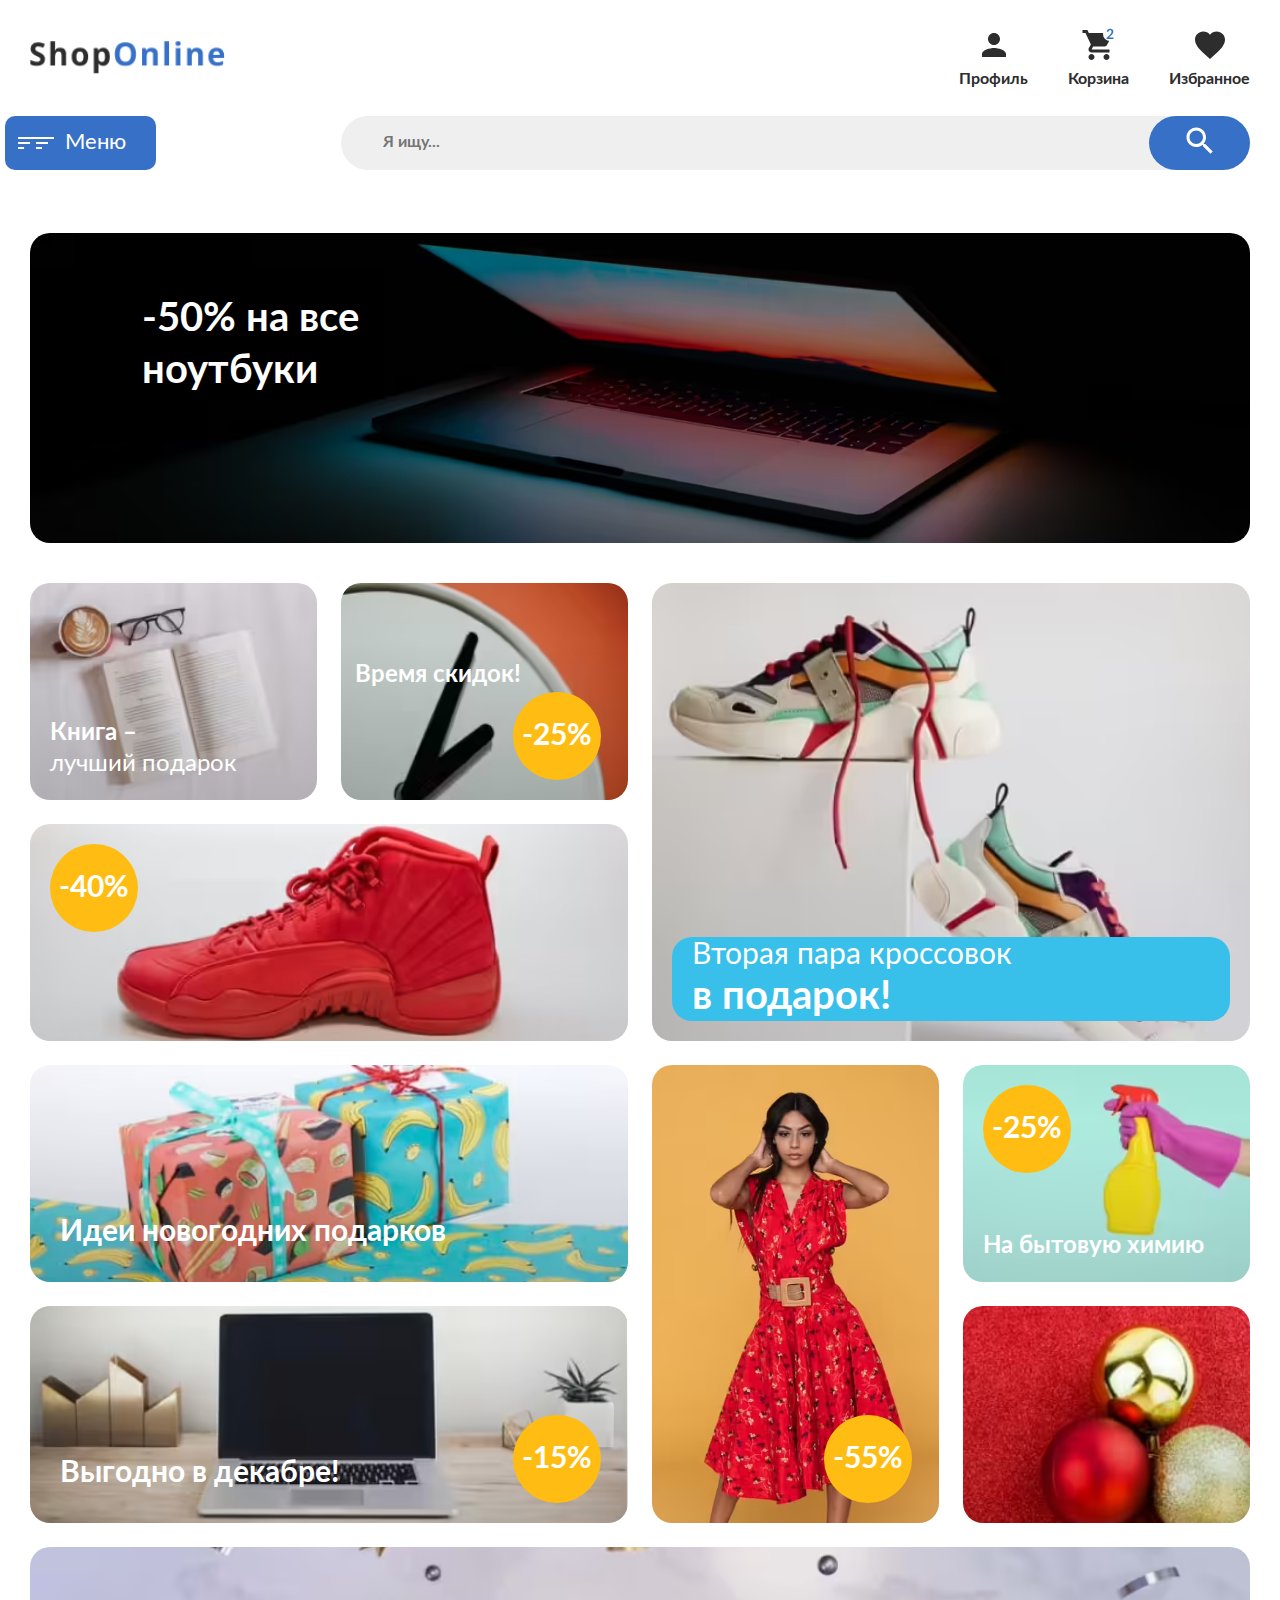
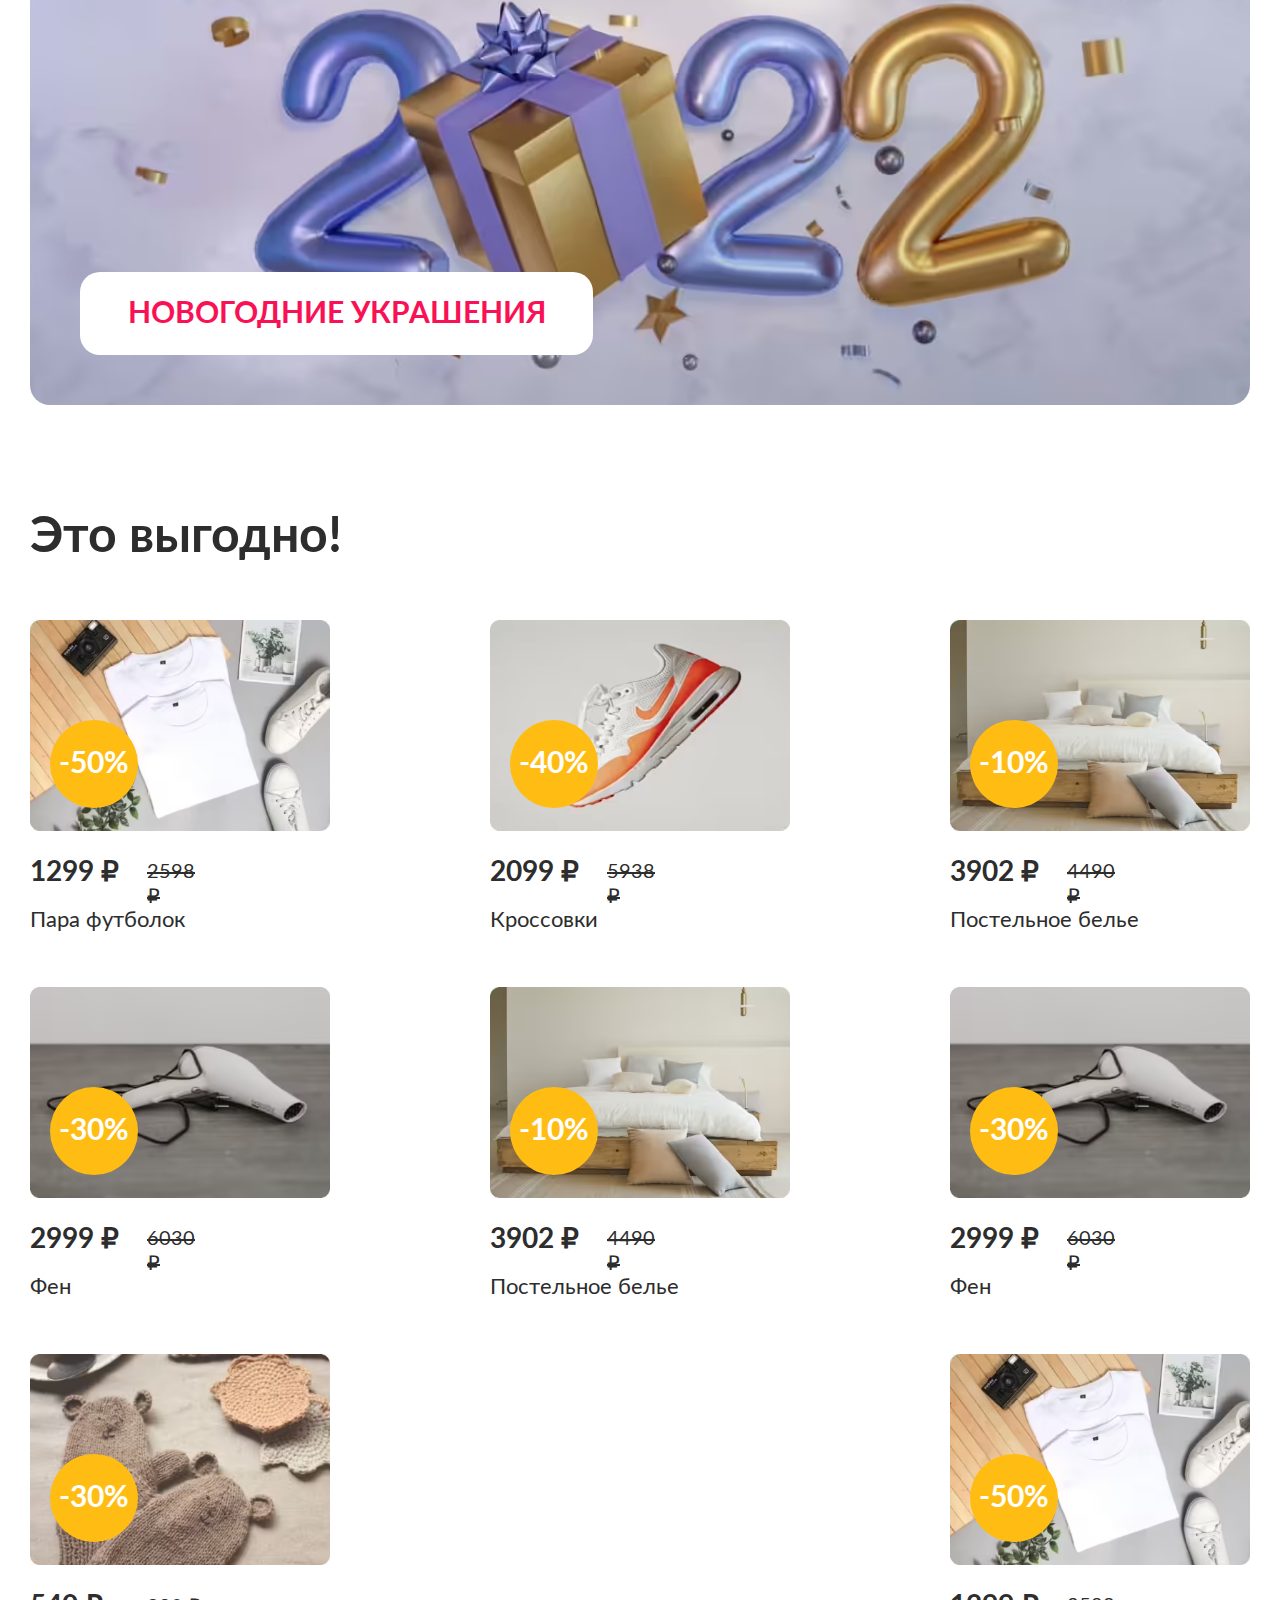
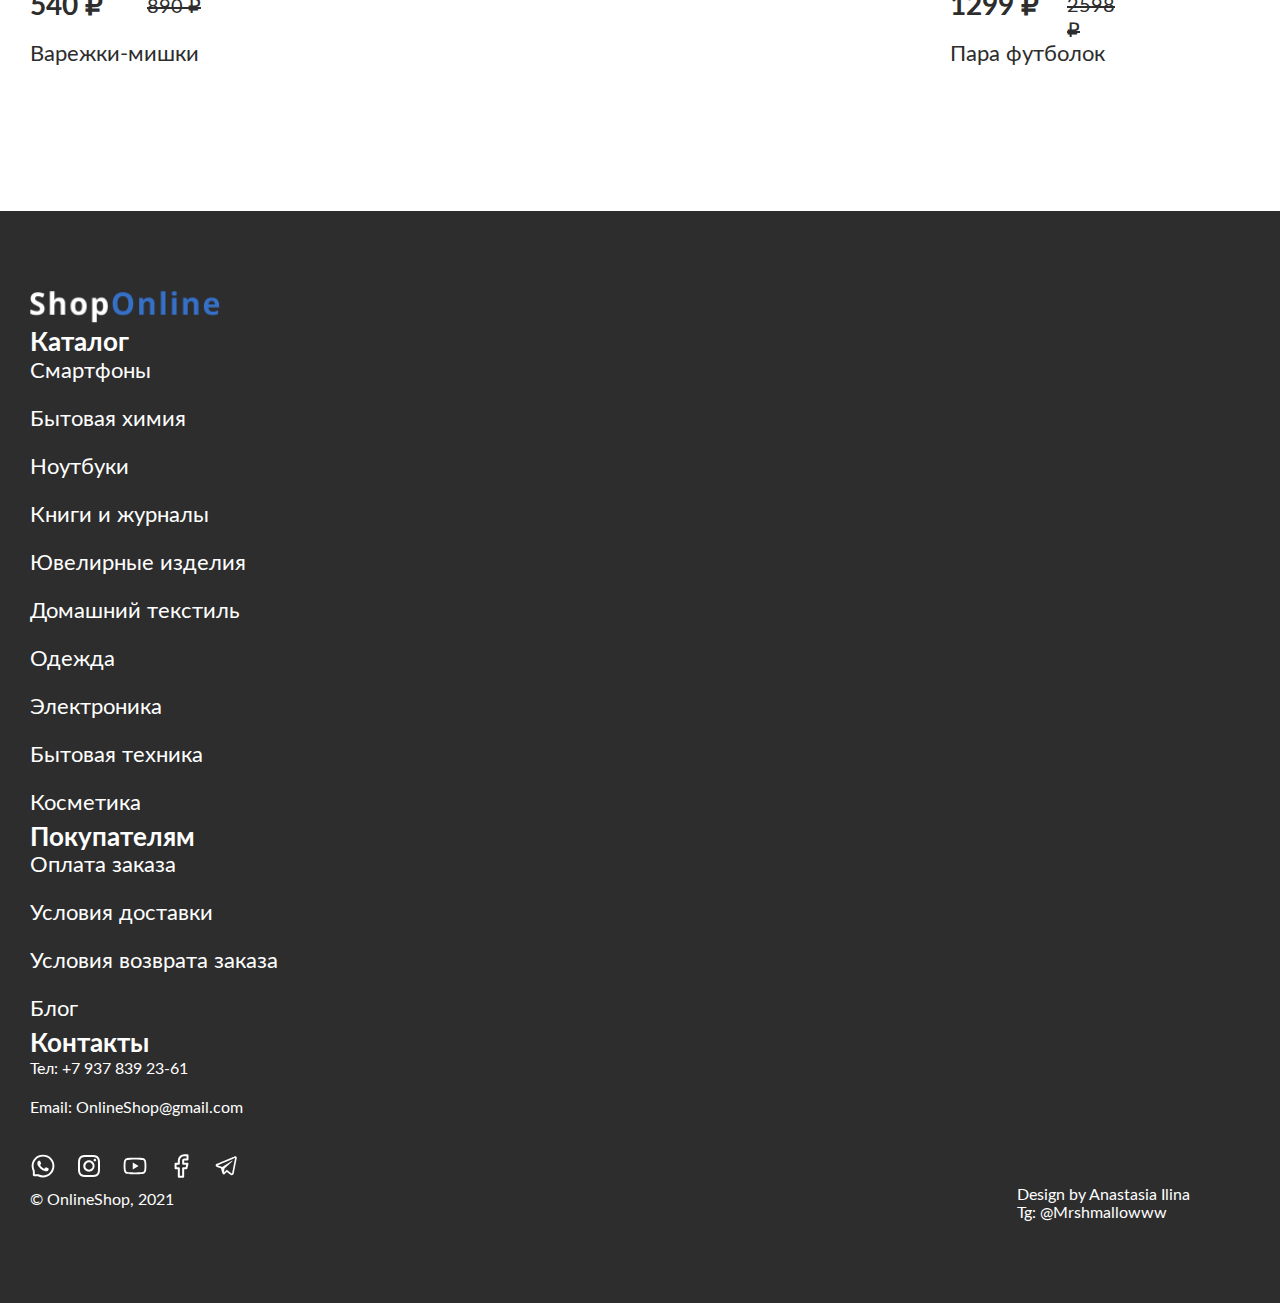
<file: index.html>
<!DOCTYPE html><html lang="ru"><head><meta charset="UTF-8"><meta http-equiv="X-UA-Compatible" content="IE=edge"><meta name="viewport" content="width=device-width,initial-scale=1"><link rel="preload" href="fonts/lato-regular.woff2" as="font" type="font/woff2" crossorigin=""><link rel="preload" href="fonts/lato-bold.woff2" as="font" type="font/woff2" crossorigin=""><style>@charset "UTF-8";@font-face{font-family:Lato;font-weight:400;font-style:normal;font-display:swap;src:url(fonts/lato-regular.woff2) format("woff2"),url(fonts/lato-regular.woff) format("woff")}@font-face{font-family:Lato;font-weight:700;font-style:normal;font-display:swap;src:url(fonts/lato-bold.woff2) format("woff2"),url(fonts/lato-bold.woff) format("woff")}html{line-height:1.15;-webkit-text-size-adjust:100%}body{margin:0}main{display:block}h1{font-size:2em;margin:.67em 0}a{background-color:transparent}img{border-style:none}button,input{font-family:inherit;font-size:100%;line-height:1.15;margin:0}button,input{overflow:visible}button{text-transform:none}[type=submit],button{-webkit-appearance:button}[type=submit]::-moz-focus-inner,button::-moz-focus-inner{border-style:none;padding:0}[type=submit]:-moz-focusring,button:-moz-focusring{outline:ButtonText dotted 1px}::-webkit-file-upload-button{-webkit-appearance:button;font:inherit}html{position:relative;-webkit-box-sizing:border-box;-moz-box-sizing:border-box;box-sizing:border-box}*,::after,::before{-webkit-box-sizing:inherit;-moz-box-sizing:inherit;box-sizing:inherit}body{min-width:320px;min-height:100vh;font-family:Lato,sans-serif;font-weight:400;font-size:16px;color:#fff}img,svg{max-width:100%;max-height:100%;height:auto}button{padding:0}a{text-decoration:none;color:inherit}ul{list-style:none;padding:0;margin:0}h1,h2,h3,p{margin:0}.visually-hidden{position:fixed;-webkit-transform:scale(0);-moz-transform:scale(0);-ms-transform:scale(0);transform:scale(0)}.container{max-width:1920px;padding:0 30px;margin:0 auto}@media (max-width:480px){.container{padding:0 20px}}.header{padding-top:27px;padding-bottom:45px}@media (max-width:1280px){.header{padding-bottom:30px}}@media (max-width:480px){.header{padding-bottom:20px}}.header__container{display:grid;grid-template-columns:repeat(16,1fr);gap:30px;-webkit-box-align:center;-webkit-align-items:center;-moz-box-align:center;align-items:center;position:relative}@media (max-width:1280px){.header__container{grid-template-columns:repeat(4,1fr);grid-template-rows:repeat(2,1fr);gap:24px}}.header__logo{grid-column:1/3;min-width:195px}@media (max-width:1280px){.header__logo{grid-column:1/2;grid-row:1/2}}@media (max-width:580px){.header__container{grid-template-rows:repeat(3,1fr);gap:20px}.header__logo{grid-column:1/2;grid-row:1/2}}.header__menu{position:relative;grid-column:4/6;width:151px;height:54px;z-index:1;position:absolute;left:-25px;top:0;background-color:#3670c7;border-radius:10px;border:none}@media (max-width:1280px){.header__menu{grid-column:1/2;grid-row:2/3;z-index:0;position:static}}@media (max-width:768px){.header__logo{min-width:165px}.header__menu{height:42px;width:115px}}@media (max-width:580px){.header__menu{height:30px;grid-column:1/2;grid-row:2/3}}.header__menu-logo{margin-right:7px}.header__menu-text{font-weight:400;font-size:22px;line-height:150%;color:#fff}.header__search-form{display:-webkit-box;display:-webkit-flex;display:-moz-box;display:flex;grid-column:6/13;border:1px solid #000;background-color:#efefef;border-radius:30px;border:none;padding-left:40px}@media (max-width:1280px){.header__search-form{grid-column:2/5;grid-row:2/3}}.header__search{width:100%;height:54px;background-color:#efefef;border-radius:30px 0 0 30px;border:none;outline:0}.header__search::-webkit-input-placeholder{font-weight:700;font-size:16px;line-height:130%}.header__search::-moz-placeholder{font-weight:700;font-size:16px;line-height:130%}.header__search::-ms-input-placeholder{font-weight:700;font-size:16px;line-height:130%}@media (max-width:768px){.header__menu-text{font-size:16px}.header__search{height:42px}}@media (max-width:580px){.header__search-form{grid-column:1/5;grid-row:3/4}.header__search{height:30px}}.header__search-btn{min-width:101px;height:54px;background-color:#3670c7;border-radius:30px;border:none}@media (max-width:768px){.header__search-btn{height:42px;min-width:82px}}@media (max-width:580px){.header__search-btn{height:30px;min-width:50px}.header__search-btn svg{width:20px;height:20px}}.header__navigation{grid-column:13/17;justify-self:end;width:354px;height:61px;color:#2d2d2d;font-weight:700;font-size:16px;line-height:130%}@media (max-width:1280px){.header__navigation{grid-column:3/5;grid-row:1/2;width:auto}}@media (max-width:768px){.header__navigation{height:44px}}.header__list{display:-webkit-box;display:-webkit-flex;display:-moz-box;display:flex;height:100%;gap:70px;-webkit-box-pack:justify;-webkit-justify-content:space-between;-moz-box-pack:justify;justify-content:space-between}@media (max-width:1280px){.header__list{gap:40px}}@media (max-width:768px){.header__list{gap:30px}.header__item svg{max-width:25px;max-height:25px}}.header__item{width:-webkit-max-content;width:-moz-max-content;width:max-content;text-align:center}@media (max-width:580px){.header__navigation{grid-column:2/5;grid-row:2/3}.header__list{gap:20px;-webkit-box-align:center;-webkit-align-items:center;-moz-box-align:center;align-items:center}.header__item p{position:fixed;-webkit-transform:scale(0);-moz-transform:scale(0);-ms-transform:scale(0);transform:scale(0)}}@media (max-width:768px){.header__item-text{font-size:12px}}.modal{color:#000;font-size:22px;line-height:150%;padding:50px 0}.modal__container{display:-webkit-box;display:-webkit-flex;display:-moz-box;display:flex;-webkit-box-pack:justify;-webkit-justify-content:space-between;-moz-box-pack:justify;justify-content:space-between}.modal_none{display:none}.modal__catalog{display:grid;grid-template-columns:repeat(2,1fr);grid-auto-rows:33px;gap:20px 60px}.modal__contacts-wrap{-webkit-flex-basis:300px;flex-basis:300px}.modal-paragrath{margin-bottom:33px;font-size:38px;line-height:130%}.hero{padding-top:45px;padding-bottom:30px}@media (max-width:1280px){.hero{padding-top:30px;padding-bottom:20px}}@media (max-width:480px){.hero{padding-top:20px;padding-bottom:10px}}.hero__wrap{position:relative;min-height:480px;background-image:url(images/banner.jpg);background-repeat:no-repeat;background-position:center;-webkit-background-size:cover;background-size:cover;background-image:-webkit-image-set(url("images/banner.avif") 1x,url("images/banner.webp") 1x,url("images/banner.jpg") 1x);background-image:image-set(url("images/banner.avif") 1x,url("images/banner.webp") 1x,url("images/banner.jpg") 1x);border-radius:20px;display:-webkit-box;display:-webkit-flex;display:-moz-box;display:flex;-webkit-box-orient:vertical;-webkit-box-direction:normal;-webkit-flex-direction:column;-moz-box-orient:vertical;-moz-box-direction:normal;flex-direction:column;-webkit-box-pack:end;-webkit-justify-content:end;-moz-box-pack:end;justify-content:end;-webkit-box-align:stretch;-webkit-align-items:stretch;-moz-box-align:stretch;align-items:stretch;padding-bottom:40px}@media (max-width:1280px){.hero__wrap{min-height:310px;padding-bottom:36px}}.hero__promo-text{position:absolute;top:145px;left:112px;color:#fff;font-weight:700;font-size:70px;line-height:130%}@media (max-width:1280px){.hero__promo-text{font-size:40px;max-width:400px;top:60px}}@media (max-width:768px){.hero__wrap{padding-bottom:30px}.hero__promo-text{font-size:30px;left:80px}}@media (max-width:480px){.hero__wrap{-webkit-box-pack:center;-webkit-justify-content:center;-moz-box-pack:center;justify-content:center;-webkit-box-align:center;-webkit-align-items:center;-moz-box-align:center;align-items:center;padding-top:50px;padding-bottom:30px;min-height:340px}.hero__promo-text{font-size:22px;position:static;margin-bottom:auto;max-width:100%}}.hero__promo-time-end{color:#fff;font-weight:700;font-size:16px;line-height:130%;text-align:center;margin-bottom:10px}@media (max-width:768px){.hero__promo-time-end{font-size:12px}}@media (max-width:480px){.hero__promo-time-end{font-size:8px;margin-bottom:6px}}.hero__promo-timer{color:#fff;display:-webkit-box;display:-webkit-flex;display:-moz-box;display:flex;-webkit-box-pack:center;-webkit-justify-content:center;-moz-box-pack:center;justify-content:center;gap:30px}.hero__promo-time{color:#fff;font-weight:700;font-size:32px;line-height:130%}@media (max-width:1280px){.hero__promo-timer{gap:20px}.hero__promo-time{font-size:20px}}@media (max-width:768px){.hero__promo-time{font-size:16px}}@media (max-width:480px){.hero__promo-time{font-size:12px}}.hero__promo-number{font-weight:700;font-size:60px;line-height:130%}@media (max-width:1280px){.hero__promo-number{font-size:40px}}@media (max-width:768px){.hero__promo-number{font-size:30px}}.goods{padding-top:30px;padding-bottom:50px}@media (max-width:1280px){.goods{padding-top:20px}}.goods__list{display:grid;grid-template-columns:repeat(2,1fr) 2fr repeat(2,245px);grid-template-rows:repeat(4,245px);grid-template-areas:"book time snickers presents presents" "red_boot red_boot snickers tv tv" "new_year new_year new_year girl chemical" "new_year new_year new_year girl balls";gap:60px}@media (max-width:1366px){.goods__list{grid-template-columns:repeat(4,1fr);grid-template-rows:repeat(6,217px);grid-template-areas:"book time snickers snickers " "red_boot red_boot snickers snickers" "presents presents girl chemical" "tv tv girl balls" "new_year new_year new_year new_year" "new_year new_year new_year new_year";gap:24px}}.goods__item{position:relative;-webkit-background-size:cover;background-size:cover;background-position:center;background-repeat:no-repeat;border-radius:20px}.goods__item:before{position:absolute;font-weight:700;font-size:30px;line-height:130%;text-align:center;bottom:20px;right:27px;width:88px;height:88px;background-color:#ffbd13;border-radius:50%;display:-webkit-box;display:-webkit-flex;display:-moz-box;display:flex;-webkit-box-pack:center;-webkit-justify-content:center;-moz-box-pack:center;justify-content:center;-webkit-box-align:center;-webkit-align-items:center;-moz-box-align:center;align-items:center}@media (max-width:780px){.goods{padding-bottom:30px}.goods__list{grid-template-columns:repeat(2,1fr);grid-template-rows:repeat(8,217px);grid-template-areas:"book time" "red_boot red_boot" "snickers snickers" "presents presents" "tv tv" "girl chemical" "girl balls" "new_year new_year";gap:40px}.goods__item:before{width:50px;height:50px;font-size:16px}}@media (max-width:480px){.hero__promo-number{font-size:20px}.goods{padding-top:10px;padding-bottom:35px}.goods__list{grid-template-rows:130px 118px 280px repeat(2,118px) repeat(2,130px) 123px;gap:20px}.goods__item:before{bottom:5px;right:5px}}.goods__item_1{background-image:url(images/book.jpg);background-image:-webkit-image-set(url("images/book.avif") 1x,url("images/book.webp") 1x,url("images/book.jpg") 1x);background-image:image-set(url("images/book.avif") 1x,url("images/book.webp") 1x,url("images/book.jpg") 1x);grid-area:book}.goods__item_2{background-image:url(images/clock.jpg);background-image:-webkit-image-set(url("images/clock.avif") 1x,url("images/clock.webp") 1x,url("images/clock.jpg") 1x);background-image:image-set(url("images/clock.avif") 1x,url("images/clock.webp") 1x,url("images/clock.jpg") 1x);grid-area:time}.goods__item_2:before{content:"-25%"}.goods__item_3{background-image:url(images/red_snicker.jpg);background-image:-webkit-image-set(url("images/red_snicker.avif") 1x,url("images/red_snicker.webp") 1x,url("images/red_snicker.jpg") 1x);background-image:image-set(url("images/red_snicker.avif") 1x,url("images/red_snicker.webp") 1x,url("images/red_snicker.jpg") 1x);grid-area:red_boot}.goods__item_4{background-image:url(images/snickers.jpg);background-image:-webkit-image-set(url("images/snickers.avif") 1x,url("images/snickers.webp") 1x,url("images/snickers.jpg") 1x);background-image:image-set(url("images/snickers.avif") 1x,url("images/snickers.webp") 1x,url("images/snickers.jpg") 1x);grid-area:snickers}.goods__item_5{background-image:url(images/christmas_present.jpg);background-image:-webkit-image-set(url("images/christmas_present.avif") 1x,url("images/christmas_present.webp") 1x,url("images/christmas_present.jpg") 1x);background-image:image-set(url("images/christmas_present.avif") 1x,url("images/christmas_present.webp") 1x,url("images/christmas_present.jpg") 1x);grid-area:presents}.goods__item_6{background-image:url(images/laptop.jpg);background-image:-webkit-image-set(url("images/laptop.avif") 1x,url("images/laptop.webp") 1x,url("images/laptop.jpg") 1x);background-image:image-set(url("images/laptop.avif") 1x,url("images/laptop.webp") 1x,url("images/laptop.jpg") 1x);grid-area:tv}.goods__item_7{background-image:url(images/2022.jpg);background-image:-webkit-image-set(url("images/2022.avif") 1x,url("images/2022.webp") 1x,url("images/2022.jpg") 1x);background-image:image-set(url("images/2022.avif") 1x,url("images/2022.webp") 1x,url("images/2022.jpg") 1x);grid-area:new_year}.goods__item_8{background-image:url(images/girl.jpg);background-image:-webkit-image-set(url("images/girl.avif") 1x,url("images/girl.webp") 1x,url("images/girl.jpg") 1x);background-image:image-set(url("images/girl.avif") 1x,url("images/girl.webp") 1x,url("images/girl.jpg") 1x);grid-area:girl}.goods__item_9{background-image:url(images/chemicals.jpg);background-image:-webkit-image-set(url("images/chemicals.avif") 1x,url("images/chemicals.webp") 1x,url("images/chemicals.jpg") 1x);background-image:image-set(url("images/chemicals.avif") 1x,url("images/chemicals.webp") 1x,url("images/chemicals.jpg") 1x);grid-area:chemical}.goods__item_10{background-image:url(images/christmas_balls.jpg);background-image:-webkit-image-set(url("images/christmas_balls.avif") 1x,url("images/christmas_balls.webp") 1x,url("images/christmas_balls.jpg") 1x);background-image:image-set(url("images/christmas_balls.avif") 1x,url("images/christmas_balls.webp") 1x,url("images/christmas_balls.jpg") 1x);grid-area:balls}.goods__link{display:block;width:auto;height:100%}.goods__text{font-weight:700;font-size:40px;line-height:130%}@media (max-width:1366px){.goods__text{font-size:30px}}@media (max-width:780px){.goods__text{font-size:26px}}@media (max-width:480px){.goods__text{font-size:12px}}.goods__text_fz30{font-size:30px}@media (max-width:1366px){.goods__text_fz30{font-size:24px}}@media (max-width:780px){.goods__text_fz30{font-size:16px}}.goods__text_bottom-20px{position:absolute;bottom:20px;left:20px}.goods__text-span{font-weight:400}.goods__link_2{padding:77px 0 0 14px}.byer-info{display:-webkit-box;display:-webkit-flex;display:-moz-box;display:flex;-webkit-box-orient:vertical;-webkit-box-direction:normal;-webkit-flex-direction:column;-moz-box-orient:vertical;-moz-box-direction:normal;flex-direction:column;gap:15px}@media (max-width:480px){.goods__text_fz30{font-size:12px}.goods__text_bottom-20px{bottom:10px;left:10px}.goods__text-span{font-size:12px}.goods__link_2{padding:18px 0 0 10px}.byer-info{gap:8px}}.byer-info__item{min-height:33px}.article__wrapper-text{grid-area:text}.article__promo-1{grid-area:promoFirst;background-image:url(images/promo-1.jpg)}.article__promo-2{grid-area:promoSecond;background-image:url(images/promo-2.jpg)}</style><script>document.addEventListener('DOMContentLoaded', () => {
        const createLink = url => {
          const link = document.createElement('link');
          link.rel = 'stylesheet';
          link.href = url;
          document.head.append(link);
        };
        createLink('css/index.css');
      })</script><script type="module" src="script/index.min.js"></script><!--[if lt IE 9]>
	<script src="script/index.min.js"></script>
<![endif]--><title>Онлайн магазин ShopOnline</title></head><body><header class="header"><div class="container header__container"><h1 class="header__title visually-hidden">Главная страница онлайн магазина ShopOnline</h1><img class="header__logo" src="./images/logo.png" alt="Логотип онлайн магазина" width="190" height="41" loading="lazy"> <button class="header__menu" aria-haspopup="true" aria-expanded="false"><svg class="header__menu-logo" width="18" height="12" viewBox="0 0 18 12" fill="none" xmlns="http://www.w3.org/2000/svg"><path d="M0 12H6V10H0V12ZM0 0V2H18V0H0ZM0 7H12V5H0V7Z" fill="white"/></svg> <span class="header__menu-text">Меню</span></button><form action="https://jsonplaceholder.typicode.com/posts" class="header__search-form" method="post" enctype="application/x-www-form-urlencoded"><input type="text" class="header__search" id="search" placeholder="Я ищу..." name="search-input"> <label for="search" class="header__search-label visually-hidden">Поиск</label> <button class="header__search-btn" type="submit" aria-label="Поиск на сайте"><svg width="27" height="27" viewBox="0 0 27 27" fill="none" xmlns="http://www.w3.org/2000/svg"><path d="M19.25 17H18.065L17.645 16.595C19.115 14.885 20 12.665 20 10.25C20 4.865 15.635 0.5 10.25 0.5C4.865 0.5 0.5 4.865 0.5 10.25C0.5 15.635 4.865 20 10.25 20C12.665 20 14.885 19.115 16.595 17.645L17 18.065V19.25L24.5 26.735L26.735 24.5L19.25 17ZM10.25 17C6.515 17 3.5 13.985 3.5 10.25C3.5 6.515 6.515 3.5 10.25 3.5C13.985 3.5 17 6.515 17 10.25C17 13.985 13.985 17 10.25 17Z" fill="white"/></svg></button></form><nav class="header__navigation"><ul class="header__list"><li class="header__item" tabindex="0"><svg width="36" height="36" viewBox="0 0 36 36" fill="none" xmlns="http://www.w3.org/2000/svg"><path d="M18 18C21.315 18 24 15.315 24 12C24 8.685 21.315 6 18 6C14.685 6 12 8.685 12 12C12 15.315 14.685 18 18 18ZM18 21C13.995 21 6 23.01 6 27V30H30V27C30 23.01 22.005 21 18 21Z" fill="#2D2D2D"/></svg><p class="header__item-text">Профиль</p></li><li class="header__item" tabindex="0"><svg width="36" height="36" viewBox="0 0 36 36" fill="none" xmlns="http://www.w3.org/2000/svg"><path d="M10.5 27C8.85 27 7.515 28.35 7.515 30C7.515 31.65 8.85 33 10.5 33C12.15 33 13.5 31.65 13.5 30C13.5 28.35 12.15 27 10.5 27ZM1.5 3V6H4.5L9.9 17.385L7.875 21.06C7.635 21.48 7.5 21.975 7.5 22.5C7.5 24.15 8.85 25.5 10.5 25.5H28.5V22.5H11.13C10.92 22.5 10.755 22.335 10.755 22.125L10.8 21.945L12.15 19.5H23.325C24.45 19.5 25.44 18.885 25.95 17.955L31.32 8.22C31.44 8.01 31.5 7.755 31.5 7.5C31.5 6.675 30.825 6 30 6H7.815L6.405 3H1.5ZM25.5 27C23.85 27 22.515 28.35 22.515 30C22.515 31.65 23.85 33 25.5 33C27.15 33 28.5 31.65 28.5 30C28.5 28.35 27.15 27 25.5 27Z" fill="#2D2D2D"/><circle cx="29" cy="7" r="7" fill="white"/><path d="M31.867 10.39C32.0537 10.39 32.2007 10.4437 32.308 10.551C32.42 10.6537 32.476 10.7913 32.476 10.964V12H25.532V11.426C25.532 11.3093 25.5553 11.188 25.602 11.062C25.6533 10.9313 25.7327 10.8147 25.84 10.712L28.913 7.632C29.1697 7.37067 29.3983 7.121 29.599 6.883C29.8043 6.645 29.9747 6.40933 30.11 6.176C30.2453 5.94267 30.348 5.707 30.418 5.469C30.4927 5.22633 30.53 4.972 30.53 4.706C30.53 4.46333 30.495 4.251 30.425 4.069C30.355 3.88233 30.2547 3.726 30.124 3.6C29.998 3.474 29.844 3.38067 29.662 3.32C29.4847 3.25467 29.284 3.222 29.06 3.222C28.8547 3.222 28.6633 3.25233 28.486 3.313C28.3133 3.369 28.1593 3.45067 28.024 3.558C27.8887 3.66067 27.7743 3.782 27.681 3.922C27.5877 4.062 27.5177 4.216 27.471 4.384C27.3917 4.59867 27.289 4.741 27.163 4.811C27.037 4.881 26.855 4.89733 26.617 4.86L25.707 4.699C25.777 4.21367 25.9123 3.789 26.113 3.425C26.3137 3.05633 26.5633 2.75067 26.862 2.508C27.1653 2.26067 27.5107 2.07633 27.898 1.955C28.29 1.829 28.71 1.766 29.158 1.766C29.6247 1.766 30.0517 1.836 30.439 1.976C30.8263 2.11133 31.1577 2.305 31.433 2.557C31.7083 2.809 31.923 3.11233 32.077 3.467C32.231 3.82167 32.308 4.216 32.308 4.65C32.308 5.02333 32.252 5.36867 32.14 5.686C32.0327 6.00333 31.8857 6.30667 31.699 6.596C31.517 6.88533 31.3023 7.16533 31.055 7.436C30.8077 7.70667 30.5487 7.982 30.278 8.262L27.996 10.593C28.2153 10.5277 28.4323 10.4787 28.647 10.446C28.8663 10.4087 29.074 10.39 29.27 10.39H31.867Z" fill="#3670C7"/></svg><p class="header__item-text">Корзина</p></li><li class="header__item" tabindex="0"><svg width="36" height="36" viewBox="0 0 36 36" fill="none" xmlns="http://www.w3.org/2000/svg"><path d="M18 32.025L15.825 30.045C8.1 23.04 3 18.42 3 12.75C3 8.13 6.63 4.5 11.25 4.5C13.86 4.5 16.365 5.715 18 7.635C19.635 5.715 22.14 4.5 24.75 4.5C29.37 4.5 33 8.13 33 12.75C33 18.42 27.9 23.04 20.175 30.06L18 32.025Z" fill="#2D2D2D"/></svg><p class="header__item-text">Избранное</p></li></ul></nav></div></header><div class="modal modal_none"><div class="modal__body"><div class="modal__container container"><h2 class="modal__title visually-hidden">Каталог, информация покупателям и обратная связь</h2><div class="modal__catalog-wrap"><h3 class="modal__catalog-title modal-paragrath" tabindex="0">Каталог</h3><ul class="modal__catalog catalog" id="modal-catalog"><li class="catalog__item"><a href="#" aria-label="Смартфоны">Смартфоны</a></li><li class="catalog__item"><a href="#" aria-label="Бытовая химия">Бытовая химия</a></li><li class="catalog__item"><a href="./page.html" aria-label="Ноутбуки">Ноутбуки</a></li><li class="catalog__item"><a href="#" aria-label="Книги и журнал">Книги и журналы</a></li><li class="catalog__item"><a href="#" aria-label="Ювелирные изделия">Ювелирные изделия</a></li><li class="catalog__item"><a href="#" aria-label="Домашний текстиль">Домашний текстиль</a></li><li class="catalog__item"><a href="#" aria-label="Одежда">Одежда</a></li><li class="catalog__item"><a href="#" aria-label="Электроника">Электроника</a></li><li class="catalog__item"><a href="#" aria-label="Бытовая техника">Бытовая техника</a></li><li class="catalog__item"><a href="#" aria-label="Косметика">Косметика</a></li></ul></div><div class="modal__byer-info-wrap"><h3 class="modal__byer-info-title modal-paragrath" tabindex="0">Покупателям</h3><ul class="modal__byer-info byer-info"><li class="byer-info__item"><a href="#" aria-label="Оплата заказа">Оплата заказа</a></li><li class="byer-info__item"><a href="#" aria-label="Условия доставки">Условия доставки</a></li><li class="byer-info__item"><a href="#" aria-label="Условия возврата заказа">Условия возврата заказа</a></li><li class="byer-info__item"><a href="./blog.html" aria-label="Блог">Блог</a></li></ul></div><div class="modal__contacts-wrap"><h3 class="modal__contacts-title modal-paragrath" tabindex="0">Контакты</h3></div></div></div></div><section class="hero"><div class="container hero__container"><div class="hero__wrap" tabindex="0"><h2 class="hero__title visually-hidden">Действующая промо-акция магазина</h2><p class="hero__promo-text">-50% на все ноутбуки</p><p class="hero__promo-time-end">До конца акции:</p><div class="hero__promo-timer timer" data-deadline="2023/10/25 13:36"><p class="hero__promo-time timer-day-txt"><span class="hero__promo-number timer-day">3</span> Дней</p><p class="hero__promo-time timer-hour-txt"><span class="hero__promo-number timer-hour">8</span> Часов</p><p class="hero__promo-time timer-min-txt"><span class="hero__promo-number timer-min">43</span> Минут</p></div></div></div></section><main><section class="goods"><div class="container"><h2 class="goods__title visually-hidden">Товары и промоакции интеренет-магазина</h2><ul class="goods__list" aria-label="Посмотреть все предложения интернета магазина"><li class="goods__item goods__item_1" aria-label="Товары раздела 'Книги'"><a class="goods__link goods__link_1" href="#" aria-label="Перейти к товарам раздела 'Книги'"><p class="goods__text goods__text_fz30 goods__text_bottom-20px">Книга –<br><span class="goods__text-span">лучший подарок</span></p></a></li><li class="goods__item goods__item_2" aria-label="Товары со скидкой"><a class="goods__link goods__link_2" href="#" aria-label="Перейти к товарам со скидкой"><p class="goods__text goods__text_fz30">Время скидок!</p></a></li><li class="goods__item goods__item_3" aria-label="Товары раздела 'Обувь'"><a class="goods__link goods__link_3" href="#" aria-label="Перейти к товарам раздела 'Обувь'"></a></li><li class="goods__item goods__item_4" aria-label="Товары раздела 'Обувь', участвующих в акции 'Вторая обувь в подарок'"><a class="goods__link goods__link_4" href="#" aria-label="Перейти к товарам раздела 'Обувь', участвующих в акции"><div class="goods__text-wrapper"><p class="goods__text goods__text_blue">Вторая пара кроссовок <span class="goods__text-span goods__text-span_bold-blue">в подарок!</span></p></div></a></li><li class="goods__item goods__item_5" aria-label="Товары раздела 'Новогодние подарки'"><a class="goods__link goods__link_5" href="#" aria-label="Перейти к товарам раздела 'Новогодние подарки'"><p class="goods__text goods__text_bottom-30px">Идеи новогодних подарков</p></a></li><li class="goods__item goods__item_6" aria-label="Сезонные скидки на товары"><a class="goods__link goods__link_6" href="#" aria-label="Перейти к сезонным скидкам на товары"><p class="goods__text goods__text_bottom-30px">Выгодно в декабре!</p></a></li><li class="goods__item goods__item_7" aria-label="Новогодние украшения"><a class="goods__link goods__link_7" href="#" aria-label="Перейти к товарам 'Новогодние украшения'"><div class="goods__text-wrap"><p class="goods__text goods__text_red">Новогодние украшения</p></div></a></li><li class="goods__item goods__item_8" aria-label="Товары раздела 'Одежда'"><a class="goods__link goods__link_8" href="#" aria-label="Перейти к товарам раздела 'Одежда'"></a></li><li class="goods__item goods__item_9" aria-label="Товары раздела 'Бытовая химия'"><a class="goods__link goods__link_9" href="#" aria-label="Перейти к товарам раздела 'Бытовая химия'"><p class="goods__text goods__text_fz30 goods__text_bottom-20px">На бытовую химию</p></a></li><li class="goods__item goods__item_10" aria-label="Товары к новому году"><a class="goods__link goods__link_10" href="#" aria-label="Перейти к товарам к новому году"></a></li></ul></div></section><section class="sale"><div class="container"><h2 class="sale__title">Это выгодно!</h2><ul class="sale__list" aria-label="Посмотреть все скидки"><li class="sale__img card card_1"><a class="card__link" href="#" aria-label="Перейти к товару"><picture><source srcset="images/t-shirt.avif" type="image/avif"><source srcset="images/t-shirt.webp" type="image/webp"><img class="card__image" src="./images/t-shirt.jpg" alt="Пара футболок белого цвета" width="420" height="295" loading="lazy"></picture><p class="card__price card__price_1">1299 ₽</p><p class="card__text">Пара футболок</p></a></li><li class="sale__img card card_2"><a class="card__link" href="#" aria-label="Перейти к товару"><picture><source srcset="./images/boots_sale.avif" type="image/avif"><source srcset="./images/boots_sale.webp" type="image/webp"><img class="card__image" src="./images/boots_sale.jpg" alt="Кроссовки Nike Air белые с красной полосой" width="420" height="295" loading="lazy"></picture><p class="card__price card__price_2">2099 ₽</p><p class="card__text">Кроссовки</p></a></li><li class="sale__img card card_3"><a class="card__link" href="#" aria-label="Перейти к товару"><picture><source srcset="./images/bed_sale.avif" type="image/avif"><source srcset="./images/bed_sale.webp" type="image/webp"><img class="card__image" src="./images/bed_sale.jpg" alt="Постельное белье белого цвета" width="420" height="295" loading="lazy"></picture><p class="card__price card__price_3">3902 ₽</p><p class="card__text">Постельное белье</p></a></li><li class="sale__img card card_4"><a class="card__link" href="#" aria-label="Перейти к товару"><picture><source srcset="./images/fan.avif" type="image/avif"><source srcset="./images/fan.webp" type="image/webp"><img class="card__image" src="./images/fan.jpg" alt="Фен" width="420" height="295" loading="lazy"></picture><p class="card__price card__price_4">2999 ₽</p><p class="card__text">Фен</p></a></li><li class="sale__img card card_3"><a class="card__link" href="#" aria-label="Перейти к товару"><picture><source srcset="./images/bed_sale.avif" type="image/avif"><source srcset="./images/bed_sale.webp" type="image/webp"><img class="card__image" src="./images/bed_sale.jpg" alt="Постельное белье белого цвета" width="420" height="295" loading="lazy"></picture><p class="card__price card__price_3">3902 ₽</p><p class="card__text">Постельное белье</p></a></li><li class="sale__img card card_4"><a class="card__link" href="#" aria-label="Перейти к товару"><picture><source srcset="./images/fan.avif" type="image/avif"><source srcset="./images/fan.webp" type="image/webp"><img class="card__image" src="./images/fan.jpg" alt="Фен" width="420" height="295" loading="lazy"></picture><p class="card__price card__price_4">2999 ₽</p><p class="card__text">Фен</p></a></li><li class="sale__img card card_5"><a class="card__link" href="#" aria-label="Перейти к товару"><picture><source srcset="./images/bears_sale.avif" type="image/avif"><source srcset="./images/bears_sale.webp" type="image/webp"><img class="card__image" src="./images/bears_sale.jpg" alt="Варежки-мишки" width="420" height="295" loading="lazy"></picture><p class="card__price card__price_5">540 ₽</p><p class="card__text">Варежки-мишки</p></a></li><li class="sale__img card card_1"><a class="card__link" href="#" aria-label="Перейти к товару"><picture><source srcset="./images/t-shirt.avif" type="image/avif"><source srcset="./images/t-shirt.webp" type="image/webp"><img class="card__image" src="./images/t-shirt.jpg" alt="Пара футболок белого цвета" width="420" height="295" loading="lazy"></picture><p class="card__price card__price_1">1299 ₽</p><p class="card__text">Пара футболок</p></a></li></ul></div></section></main><footer class="footer"><div class="container footer__container"><h2 class="footer__title visually-hidden">Подвал сайта интернет-магазина</h2><div class="footer__container-wrap"><div class="footer__logo-wrap"><img class="footer__logo" src="images/logo-footer.png" alt="Логотип онлайн магазина" width="190" height="41" loading="lazy"></div><div class="footer__catalog-wrap"><h3 class="footer__catalog-title footer-paragrath" tabindex="0">Каталог</h3><ul class="footer__catalog catalog" id="footer-catalog"><li class="catalog__item"><a href="#" aria-label="Смартфоны">Смартфоны</a></li><li class="catalog__item"><a href="#" aria-label="Бытовая химия">Бытовая химия</a></li><li class="catalog__item"><a href="./page.html" aria-label="Ноутбуки">Ноутбуки</a></li><li class="catalog__item"><a href="#" aria-label="Книги и журнал">Книги и журналы</a></li><li class="catalog__item"><a href="#" aria-label="Ювелирные изделия">Ювелирные изделия</a></li><li class="catalog__item"><a href="#" aria-label="Домашний текстиль">Домашний текстиль</a></li><li class="catalog__item"><a href="#" aria-label="Одежда">Одежда</a></li><li class="catalog__item"><a href="#" aria-label="Электроника">Электроника</a></li><li class="catalog__item"><a href="#" aria-label="Бытовая техника">Бытовая техника</a></li><li class="catalog__item"><a href="#" aria-label="Косметика">Косметика</a></li></ul></div><div class="footer__byer-info-wrap"><h3 class="footer__byer-info-title footer-paragrath" tabindex="0">Покупателям</h3><ul class="footer__byer-info byer-info"><li class="byer-info__item"><a href="#" aria-label="Оплата заказа">Оплата заказа</a></li><li class="byer-info__item"><a href="#" aria-label="Условия доставки">Условия доставки</a></li><li class="byer-info__item"><a href="#" aria-label="Условия возврата заказа">Условия возврата заказа</a></li><li class="byer-info__item"><a href="./blog.html" aria-label="Блог">Блог</a></li></ul></div><div class="footer__contacts-wrap"><h3 class="footer__contacts-title footer-paragrath" tabindex="0">Контакты</h3><a class="footer__contacts-tel text-small" href="tel:+79378392361">Тел: +7 937 839 23-61</a> <a class="footer__contacts-mail text-small" href="mailto:OnlineShop@gmail.com">Email: OnlineShop@gmail.com</a><ul class="footer__contacts-sm-list sm"><li class="sm__item"><a href="#" aria-label="Whats App"><svg width="26" height="26" viewBox="0 0 26 26" fill="none" xmlns="http://www.w3.org/2000/svg"><path d="M18.1162 15.2318C17.8395 15.0896 16.4608 14.4143 16.2043 14.3229C15.9479 14.2264 15.76 14.1807 15.5746 14.465C15.3867 14.7469 14.8535 15.374 14.686 15.5645C14.5235 15.7523 14.3584 15.7752 14.0817 15.6355C12.4363 14.8129 11.3572 14.168 10.2731 12.3068C9.98616 11.8117 10.56 11.8473 11.0957 10.7783C11.1871 10.5904 11.1414 10.4305 11.0703 10.2883C10.9992 10.1461 10.4406 8.76992 10.2071 8.20879C9.98108 7.66289 9.74748 7.73906 9.57737 7.72891C9.41487 7.71875 9.22952 7.71875 9.04163 7.71875C8.85373 7.71875 8.55159 7.78984 8.29514 8.0666C8.0387 8.34844 7.31506 9.02637 7.31506 10.4025C7.31506 11.7787 8.31799 13.1117 8.4551 13.2996C8.59729 13.4875 10.428 16.3109 13.2387 17.5271C15.016 18.2939 15.7117 18.36 16.6004 18.2279C17.1412 18.1467 18.2559 17.5525 18.4869 16.8949C18.718 16.2398 18.718 15.6787 18.6494 15.5619C18.5809 15.4375 18.393 15.3664 18.1162 15.2318Z" fill="white"/><path d="M23.4914 8.59219C22.9176 7.22871 22.0949 6.00488 21.0463 4.95371C19.9977 3.90508 18.7738 3.07988 17.4078 2.50859C16.0113 1.92207 14.5285 1.625 13 1.625H12.9492C11.4106 1.63262 9.92014 1.9373 8.51858 2.53652C7.16526 3.11543 5.95158 3.93809 4.91311 4.98672C3.87463 6.03535 3.05959 7.2541 2.49592 8.6125C1.91194 10.0191 1.6174 11.5146 1.62502 13.0533C1.63264 14.8154 2.05412 16.5648 2.84377 18.1289V21.9883C2.84377 22.6332 3.36682 23.1562 4.01174 23.1562H7.87365C9.43772 23.9459 11.1871 24.3674 12.9492 24.375H13.0026C14.5235 24.375 15.9987 24.0805 17.3875 23.5041C18.7459 22.9379 19.9672 22.1254 21.0133 21.0869C22.0619 20.0484 22.8871 18.8348 23.4635 17.4814C24.0627 16.0799 24.3674 14.5895 24.375 13.0508C24.3826 11.5045 24.083 10.0039 23.4914 8.59219ZM19.6549 19.7133C17.875 21.4754 15.5137 22.4453 13 22.4453H12.9569C11.4258 22.4377 9.9049 22.0568 8.56174 21.3408L8.34846 21.2266H4.77346V17.6516L4.6592 17.4383C3.94319 16.0951 3.56233 14.5742 3.55471 13.0432C3.54455 10.5117 4.51194 8.13516 6.28674 6.34512C8.05901 4.55508 10.428 3.56484 12.9594 3.55469H13.0026C14.2721 3.55469 15.5035 3.80098 16.6639 4.28848C17.7963 4.76328 18.8119 5.44629 19.6854 6.31973C20.5563 7.19062 21.2418 8.20879 21.7166 9.34121C22.2092 10.5143 22.4555 11.7584 22.4504 13.0432C22.4352 15.5721 21.4424 17.941 19.6549 19.7133Z" fill="white"/></svg></a></li><li class="sm__item"><a href="#" aria-label="instagram"><svg xmlns="http://www.w3.org/2000/svg" width="26" height="26" viewBox="0 0 26 26" fill="none"><path d="M13 2C10.0149 2 9.6395 2.01375 8.46663 2.066C7.29375 2.121 6.49487 2.30525 5.795 2.5775C5.06088 2.85363 4.39593 3.28676 3.84663 3.84663C3.2871 4.39621 2.85402 5.06108 2.5775 5.795C2.30525 6.4935 2.11963 7.29375 2.066 8.4625C2.01375 9.63812 2 10.0121 2 13.0014C2 15.9879 2.01375 16.3619 2.066 17.5347C2.121 18.7063 2.30525 19.5051 2.5775 20.205C2.85938 20.9282 3.23475 21.5415 3.84663 22.1534C4.45713 22.7652 5.07037 23.142 5.79363 23.4225C6.49487 23.6947 7.29238 23.8804 8.46388 23.934C9.63813 23.9862 10.0121 24 13 24C15.9879 24 16.3605 23.9862 17.5347 23.934C18.7049 23.879 19.5065 23.6947 20.2064 23.4225C20.94 23.1462 21.6045 22.7131 22.1534 22.1534C22.7652 21.5415 23.1406 20.9282 23.4225 20.205C23.6934 19.5051 23.879 18.7063 23.934 17.5347C23.9862 16.3619 24 15.9879 24 13C24 10.0121 23.9862 9.63813 23.934 8.46388C23.879 7.29375 23.6934 6.4935 23.4225 5.795C23.146 5.06106 22.7129 4.39618 22.1534 3.84663C21.6042 3.28655 20.9392 2.85339 20.205 2.5775C19.5037 2.30525 18.7035 2.11963 17.5334 2.066C16.3591 2.01375 15.9865 2 12.9973 2H13.0014H13ZM12.0141 3.98275H13.0014C15.9384 3.98275 16.2863 3.99238 17.4454 4.046C18.5179 4.09413 19.1009 4.27425 19.4886 4.42412C20.0015 4.6235 20.3686 4.86275 20.7536 5.24775C21.1386 5.63275 21.3765 5.9985 21.5759 6.51275C21.7271 6.89913 21.9059 7.48213 21.954 8.55463C22.0076 9.71375 22.0186 10.0616 22.0186 12.9973C22.0186 15.9329 22.0076 16.2821 21.954 17.4412C21.9059 18.5138 21.7257 19.0954 21.5759 19.4831C21.3995 19.9607 21.118 20.3926 20.7522 20.7467C20.3672 21.1318 20.0015 21.3696 19.4873 21.569C19.1023 21.7203 18.5192 21.899 17.4454 21.9485C16.2863 22.0007 15.9384 22.0131 13.0014 22.0131C10.0644 22.0131 9.71513 22.0007 8.556 21.9485C7.4835 21.899 6.90188 21.7203 6.51412 21.569C6.03631 21.3929 5.60405 21.1119 5.24913 20.7467C4.88303 20.392 4.60112 19.9598 4.42412 19.4818C4.27425 19.0954 4.09413 18.5124 4.046 17.4399C3.99375 16.2808 3.98275 15.9329 3.98275 12.9945C3.98275 10.0575 3.99375 9.711 4.046 8.55187C4.0955 7.47937 4.27425 6.89638 4.4255 6.50863C4.62488 5.99575 4.86412 5.62862 5.24913 5.24362C5.63412 4.85862 5.99988 4.62075 6.51412 4.42138C6.90188 4.27013 7.4835 4.09138 8.556 4.04188C9.57075 3.99513 9.964 3.98138 12.0141 3.98V3.98275ZM18.8726 5.80875C18.6993 5.80875 18.5276 5.84289 18.3675 5.90923C18.2073 5.97557 18.0618 6.0728 17.9392 6.19537C17.8167 6.31794 17.7194 6.46346 17.6531 6.62361C17.5868 6.78376 17.5526 6.95541 17.5526 7.12875C17.5526 7.30209 17.5868 7.47374 17.6531 7.63389C17.7194 7.79404 17.8167 7.93956 17.9392 8.06213C18.0618 8.1847 18.2073 8.28193 18.3675 8.34827C18.5276 8.41461 18.6993 8.44875 18.8726 8.44875C19.2227 8.44875 19.5585 8.30968 19.806 8.06213C20.0536 7.81458 20.1926 7.47884 20.1926 7.12875C20.1926 6.77866 20.0536 6.44292 19.806 6.19537C19.5585 5.94782 19.2227 5.80875 18.8726 5.80875ZM13.0014 7.3515C12.2521 7.33981 11.508 7.47729 10.8123 7.75594C10.1167 8.0346 9.48346 8.44885 8.94946 8.97458C8.41546 9.50032 7.99138 10.127 7.70191 10.8182C7.41244 11.5094 7.26336 12.2513 7.26336 13.0007C7.26336 13.7501 7.41244 14.4919 7.70191 15.1831C7.99138 15.8743 8.41546 16.5011 8.94946 17.0268C9.48346 17.5525 10.1167 17.9668 10.8123 18.2454C11.508 18.5241 12.2521 18.6616 13.0014 18.6499C14.4844 18.6267 15.8988 18.0214 16.9393 16.9645C17.9799 15.9076 18.5631 14.4839 18.5631 13.0007C18.5631 11.5175 17.9799 10.0938 16.9393 9.03691C15.8988 7.97999 14.4844 7.37464 13.0014 7.3515ZM13.0014 9.33288C13.974 9.33288 14.9067 9.71923 15.5944 10.407C16.2821 11.0947 16.6685 12.0274 16.6685 13C16.6685 13.9726 16.2821 14.9053 15.5944 15.593C14.9067 16.2808 13.974 16.6671 13.0014 16.6671C12.0288 16.6671 11.096 16.2808 10.4083 15.593C9.72061 14.9053 9.33425 13.9726 9.33425 13C9.33425 12.0274 9.72061 11.0947 10.4083 10.407C11.096 9.71923 12.0288 9.33288 13.0014 9.33288Z" fill="white"/></svg></a></li><li class="sm__item"><a href="#" aria-label="youtube"><svg xmlns="http://www.w3.org/2000/svg" width="26" height="26" viewBox="0 0 26 26" fill="none"><path d="M24.375 12.9291C24.375 12.8732 24.375 12.8097 24.3725 12.7361C24.3699 12.5304 24.3648 12.2994 24.3598 12.0531C24.3395 11.3447 24.3039 10.6388 24.248 9.97358C24.1719 9.05698 24.0602 8.29272 23.9078 7.7189C23.747 7.12006 23.4319 6.5739 22.9939 6.13502C22.5559 5.69614 22.0104 5.3799 21.4119 5.21792C20.6934 5.02495 19.2867 4.90562 17.3062 4.83198C16.3643 4.79644 15.3562 4.77358 14.3482 4.76089C13.9953 4.75581 13.6678 4.75327 13.3732 4.75073H12.6268C12.3322 4.75327 12.0047 4.75581 11.6518 4.76089C10.6438 4.77358 9.63574 4.79644 8.69375 4.83198C6.71328 4.90815 5.3041 5.02749 4.58809 5.21792C3.98938 5.3795 3.44365 5.69561 3.0056 6.13455C2.56755 6.57349 2.25255 7.11986 2.09219 7.7189C1.9373 8.29272 1.82812 9.05698 1.75195 9.97358C1.69609 10.6388 1.66055 11.3447 1.64023 12.0531C1.63262 12.2994 1.63008 12.5304 1.62754 12.7361C1.62754 12.8097 1.625 12.8732 1.625 12.9291V13.0712C1.625 13.1271 1.625 13.1906 1.62754 13.2642C1.63008 13.4699 1.63516 13.7009 1.64023 13.9472C1.66055 14.6556 1.69609 15.3615 1.75195 16.0267C1.82812 16.9433 1.93984 17.7076 2.09219 18.2814C2.41719 19.4976 3.37187 20.4574 4.58809 20.7824C5.3041 20.9753 6.71328 21.0947 8.69375 21.1683C9.63574 21.2039 10.6438 21.2267 11.6518 21.2394C12.0047 21.2445 12.3322 21.247 12.6268 21.2496H13.3732C13.6678 21.247 13.9953 21.2445 14.3482 21.2394C15.3562 21.2267 16.3643 21.2039 17.3062 21.1683C19.2867 21.0921 20.6959 20.9728 21.4119 20.7824C22.6281 20.4574 23.5828 19.5001 23.9078 18.2814C24.0627 17.7076 24.1719 16.9433 24.248 16.0267C24.3039 15.3615 24.3395 14.6556 24.3598 13.9472C24.3674 13.7009 24.3699 13.4699 24.3725 13.2642C24.3725 13.1906 24.375 13.1271 24.375 13.0712V12.9291ZM22.5469 13.0611C22.5469 13.1144 22.5469 13.1728 22.5443 13.2414C22.5418 13.4394 22.5367 13.6578 22.5316 13.8939C22.5139 14.5693 22.4783 15.2447 22.425 15.8718C22.3564 16.6894 22.26 17.3597 22.1406 17.8091C21.9832 18.3957 21.5211 18.8603 20.9371 19.0152C20.4039 19.1574 19.0607 19.2716 17.2352 19.3402C16.3109 19.3757 15.3156 19.3986 14.3229 19.4113C13.975 19.4164 13.6525 19.4189 13.3631 19.4189H12.6369L11.6771 19.4113C10.6844 19.3986 9.6916 19.3757 8.76484 19.3402C6.93926 19.2691 5.59355 19.1574 5.06289 19.0152C4.47891 18.8578 4.0168 18.3957 3.85938 17.8091C3.74004 17.3597 3.64355 16.6894 3.575 15.8718C3.52168 15.2447 3.48867 14.5693 3.46836 13.8939C3.46074 13.6578 3.4582 13.4369 3.45566 13.2414C3.45566 13.1728 3.45312 13.1119 3.45312 13.0611V12.9392C3.45312 12.8859 3.45313 12.8275 3.45566 12.7589C3.4582 12.5609 3.46328 12.3425 3.46836 12.1064C3.48613 11.431 3.52168 10.7556 3.575 10.1285C3.64355 9.31089 3.74004 8.64057 3.85938 8.19116C4.0168 7.60464 4.47891 7.13999 5.06289 6.98511C5.59609 6.84292 6.93926 6.72866 8.76484 6.66011C9.68906 6.62456 10.6844 6.60171 11.6771 6.58901C12.025 6.58393 12.3475 6.5814 12.6369 6.5814H13.3631L14.3229 6.58901C15.3156 6.60171 16.3084 6.62456 17.2352 6.66011C19.0607 6.7312 20.4064 6.84292 20.9371 6.98511C21.5211 7.14253 21.9832 7.60464 22.1406 8.19116C22.26 8.64057 22.3564 9.31089 22.425 10.1285C22.4783 10.7556 22.5113 11.431 22.5316 12.1064C22.5393 12.3425 22.5418 12.5634 22.5443 12.7589C22.5443 12.8275 22.5469 12.8884 22.5469 12.9392V13.0611ZM10.7402 16.4025L16.6309 12.9748L10.7402 9.5978V16.4025Z" fill="white"/></svg></a></li><li class="sm__item"><a href="#" aria-label="facebook"><svg xmlns="http://www.w3.org/2000/svg" width="26" height="26" viewBox="0 0 26 26" fill="none"><path d="M19.5 2.1665H16.25C14.8135 2.1665 13.4357 2.73719 12.4199 3.75301C11.4041 4.76883 10.8334 6.14658 10.8334 7.58317V10.8332H7.58337V15.1665H10.8334V23.8332H15.1667V15.1665H18.4167L19.5 10.8332H15.1667V7.58317C15.1667 7.29585 15.2808 7.0203 15.484 6.81714C15.6872 6.61397 15.9627 6.49984 16.25 6.49984H19.5V2.1665Z" stroke="white" stroke-width="2" stroke-linecap="round" stroke-linejoin="round"/></svg></a></li><li class="sm__item"><a href="#" aria-label="telegram"><svg xmlns="http://www.w3.org/2000/svg" width="26" height="26" viewBox="0 0 26 26" fill="none"><path d="M21.1818 3.24682C20.921 3.26579 20.665 3.32698 20.4238 3.428H20.4205C20.1889 3.51982 19.088 3.98294 17.4143 4.68494L11.4164 7.211C7.11257 9.02288 2.88188 10.8071 2.88188 10.8071L2.93226 10.7876C2.93226 10.7876 2.64057 10.8835 2.33588 11.0923C2.14765 11.2121 1.98567 11.3688 1.85976 11.553C1.71026 11.7724 1.59001 12.1079 1.63469 12.4549C1.70782 13.0415 2.08807 13.3933 2.36107 13.5875C2.63732 13.7841 2.90057 13.8759 2.90057 13.8759H2.90707L6.87451 15.2125C7.05244 15.7837 8.0835 19.1734 8.33132 19.9543C8.47757 20.4206 8.61975 20.7123 8.79769 20.9349C8.88382 21.0487 8.98457 21.1438 9.10563 21.2201C9.16857 21.2567 9.23567 21.2857 9.3055 21.3063L9.26488 21.2965C9.27707 21.2998 9.28682 21.3095 9.29575 21.3128C9.32825 21.3217 9.35019 21.3249 9.39163 21.3314C10.0197 21.5216 10.5243 21.1316 10.5243 21.1316L10.5527 21.1088L12.8951 18.976L16.8211 21.9879L16.9105 22.0261C17.7287 22.3853 18.5574 22.1854 18.9954 21.8328C19.4366 21.4777 19.608 21.0235 19.608 21.0235L19.6364 20.9504L22.6703 5.40807C22.7564 5.02457 22.7784 4.66544 22.6833 4.31688C22.5853 3.96411 22.3589 3.66071 22.0488 3.46619C21.7883 3.30785 21.4862 3.23142 21.1818 3.24682ZM21.0998 4.91244C21.0965 4.96363 21.1063 4.95794 21.0835 5.05625V5.06519L18.0781 20.4458C18.0651 20.4678 18.0431 20.5157 17.983 20.5636C17.9196 20.614 17.8693 20.6457 17.6052 20.5409L12.8033 16.8594L9.90269 19.5033L10.5121 15.6114L18.3576 8.29894C18.6809 7.99832 18.5729 7.93494 18.5729 7.93494C18.5956 7.56607 18.0846 7.82688 18.0846 7.82688L8.19157 13.9556L8.18832 13.9393L3.44657 12.3428V12.3395L3.43438 12.3371C3.44269 12.3343 3.45083 12.331 3.45876 12.3273L3.48476 12.3143L3.50994 12.3054C3.50994 12.3054 7.74388 10.5211 12.0477 8.70925C14.2024 7.80169 16.3734 6.88763 18.0431 6.18238C19.7128 5.48119 20.947 4.96688 21.0169 4.93925C21.0835 4.91325 21.0518 4.91325 21.0998 4.91325V4.91244Z" fill="white"/></svg></a></li></ul></div></div><div class="footer__autor" tabindex="0" aria-label="Информация о создателе данного сайта"><p class="footer__autor-copyright"><small class="footer__autor-copyright-text text-small">© OnlineShop, 2021</small></p><div class="footer__autor-wrap"><div class="footer__autor-info"><small class="footer__autor-info-text text-small">Design by Anastasia Ilina</small> <small class="footer__autor-info-text text-small">Tg: @Mrshmallowww</small></div></div></div></div></footer></body></html>
</file>
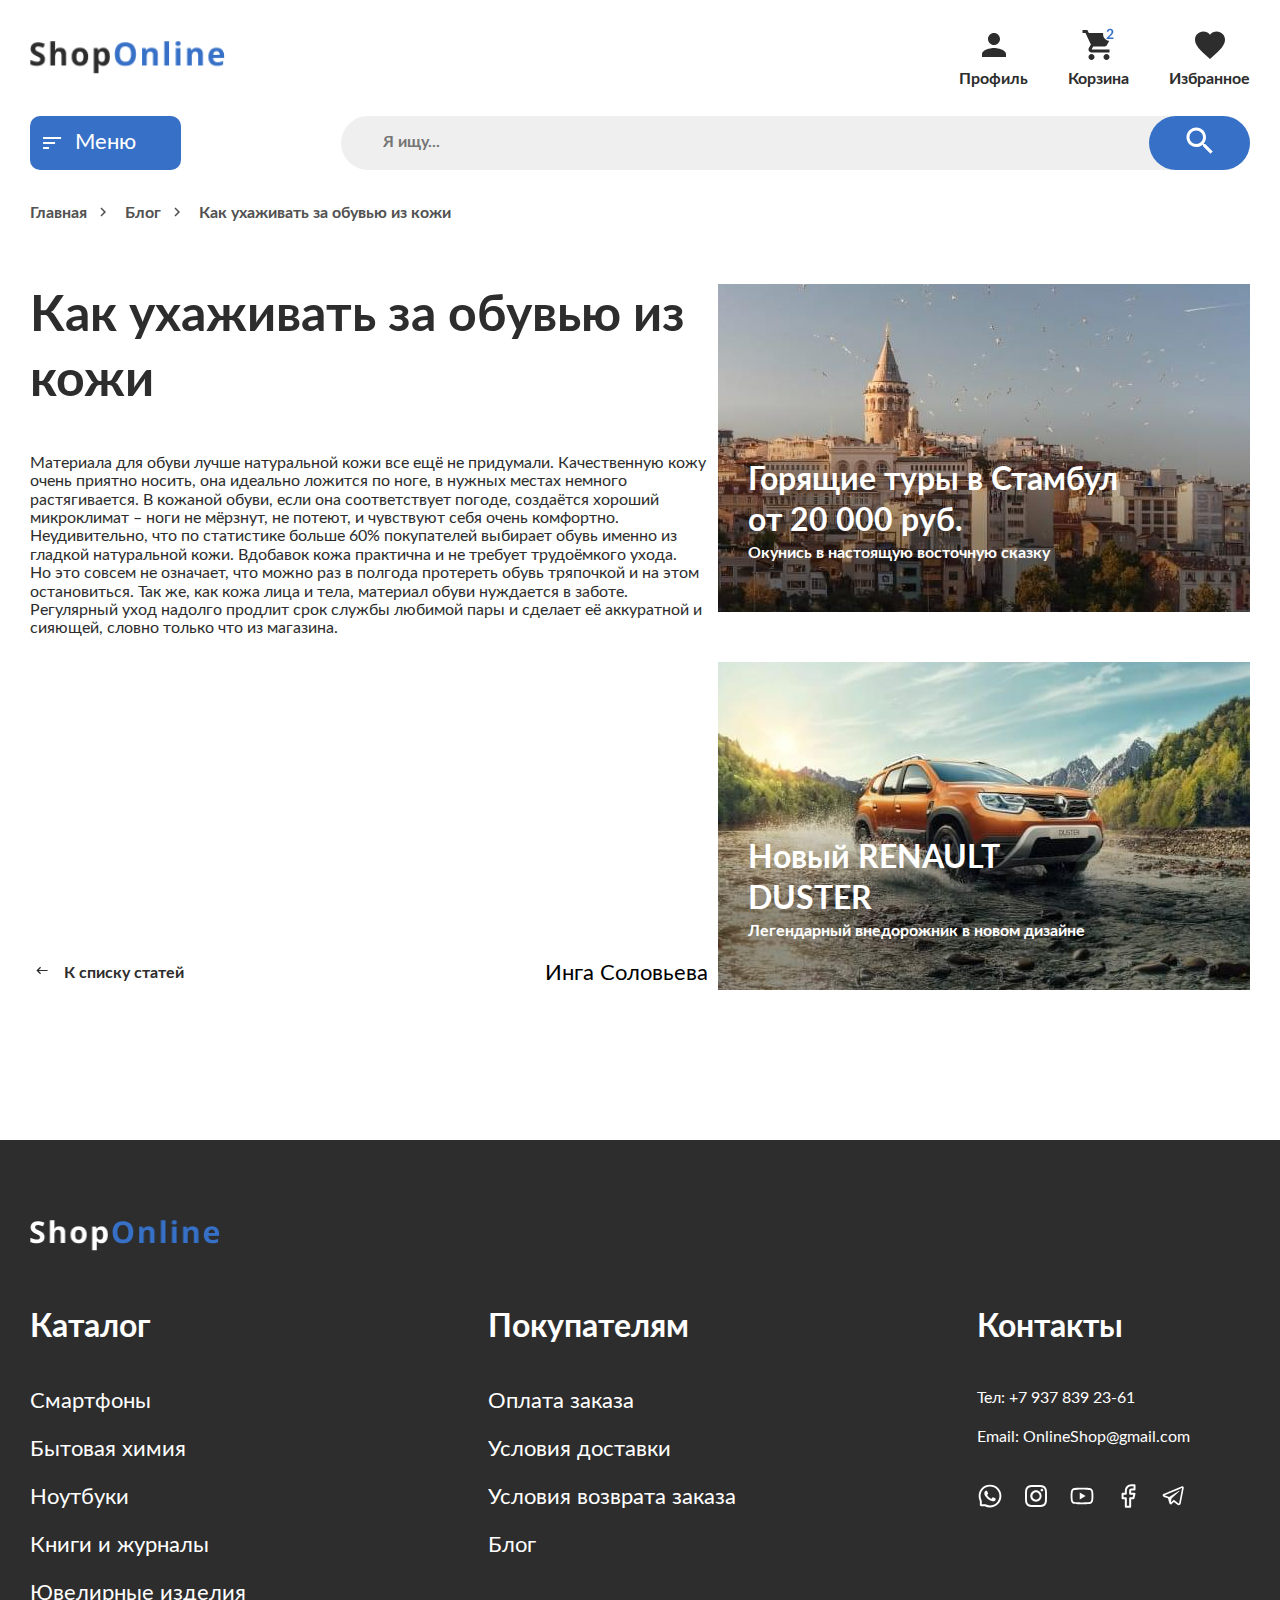
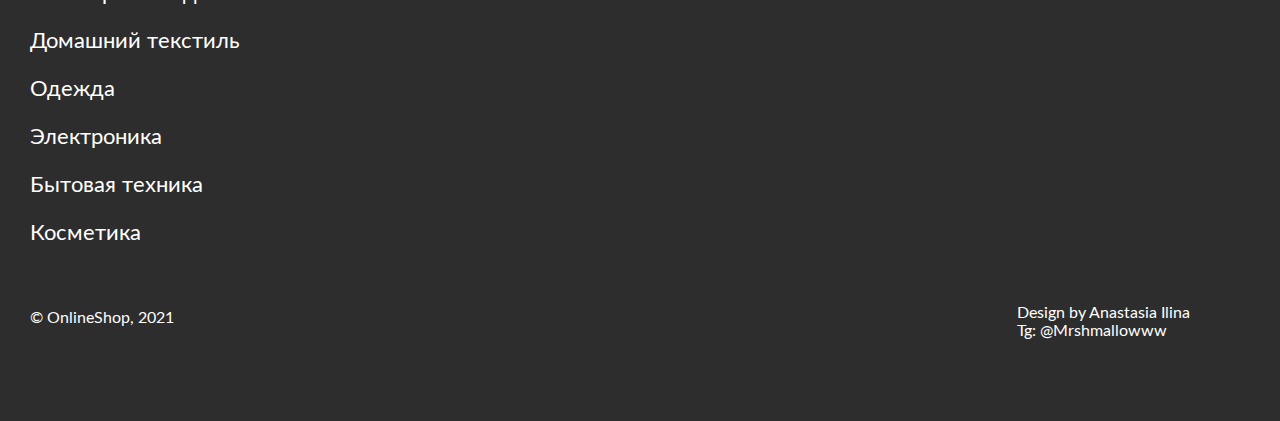
<file: article.html>
<!DOCTYPE html>
<html lang="ru">
  <head>
    <meta charset="UTF-8">
    <meta http-equiv="X-UA-Compatible" content="IE=edge">
    <meta name="viewport" content="width=device-width, initial-scale=1.0">

    <link rel="preload" href="fonts/lato-regular.woff2" as="font" type="font/woff2" crossorigin=""> <!--Добавил предзагрузку шрифтов-->
    <link rel="preload" href="fonts/lato-bold.woff2" as="font" type="font/woff2" crossorigin="">

    <style>@charset "UTF-8";@font-face{font-family:Lato;font-weight:400;font-style:normal;font-display:swap;src:url(../fonts/lato-regular.woff2) format("woff2"),url(../fonts/lato-regular.woff) format("woff")}@font-face{font-family:Lato;font-weight:700;font-style:normal;font-display:swap;src:url(../fonts/lato-bold.woff2) format("woff2"),url(../fonts/lato-bold.woff) format("woff")}html{line-height:1.15;-webkit-text-size-adjust:100%}body{margin:0}main{display:block}h1{font-size:2em;margin:.67em 0}a{background-color:transparent}img{border-style:none}button,input{font-family:inherit;font-size:100%;line-height:1.15;margin:0}button,input{overflow:visible}button{text-transform:none}[type=submit],button{-webkit-appearance:button}[type=submit]::-moz-focus-inner,button::-moz-focus-inner{border-style:none;padding:0}[type=submit]:-moz-focusring,button:-moz-focusring{outline:ButtonText dotted 1px}::-webkit-file-upload-button{-webkit-appearance:button;font:inherit}html{position:relative;-webkit-box-sizing:border-box;box-sizing:border-box}*,::after,::before{-webkit-box-sizing:inherit;box-sizing:inherit}body{min-width:320px;min-height:100vh;font-family:Lato,sans-serif;font-weight:400;font-size:16px;color:#fff}img,svg{max-width:100%;max-height:100%;height:auto}button{padding:0}a{text-decoration:none;color:inherit}ul{list-style:none;padding:0;margin:0}h1,h2,h3,p{margin:0}.visually-hidden{position:fixed;-webkit-transform:scale(0);transform:scale(0)}.container{max-width:1920px;padding:0 30px;margin:0 auto}.header{padding-top:27px;padding-bottom:45px}.header__container{display:grid;grid-template-columns:repeat(16,1fr);gap:30px;-webkit-box-align:center;-ms-flex-align:center;align-items:center;position:relative}.header__logo{grid-column:1/3;min-width:195px}.header__menu{position:relative;grid-column:4/6;width:151px;height:54px;background-color:#3670c7;border-radius:10px;border:none}.header__menu::before{position:absolute;content:"";width:24px;height:24px;top:50%;-webkit-transform:translateY(-50%);transform:translateY(-50%);left:10px;background-image:url(../img/sprite.svg#burger_24px);background-position:center;background-repeat:no-repeat;background-size:cover}.header__menu-text{font-weight:400;font-size:22px;line-height:150%;color:#fff}.header__search-form{display:-webkit-box;display:-ms-flexbox;display:flex;grid-column:6/13;border:1px solid #000;background-color:#efefef;border-radius:30px;border:none;padding-left:40px}.header__search{width:100%;height:54px;background-color:#efefef;border-radius:30px 0 0 30px;border:none;outline:0}.header__search::-webkit-input-placeholder{font-weight:700;font-size:16px;line-height:130%}.header__search::-moz-placeholder{font-weight:700;font-size:16px;line-height:130%}.header__search:-ms-input-placeholder{font-weight:700;font-size:16px;line-height:130%}.header__search::-ms-input-placeholder{font-weight:700;font-size:16px;line-height:130%}.header__search-btn{min-width:101px;height:54px;background-color:#3670c7;border-radius:30px;border:none}.header__navigation{grid-column:13/17;justify-self:end;width:354px;height:61px;color:#2d2d2d;font-weight:700;font-size:16px;line-height:130%}.header__list{display:-webkit-box;display:-ms-flexbox;display:flex;height:100%;gap:70px;-webkit-box-pack:justify;-ms-flex-pack:justify;justify-content:space-between}.header__item{width:-webkit-max-content;width:-moz-max-content;width:max-content;text-align:center}.modal{color:#000;font-size:22px;line-height:150%;padding:50px 0}.modal__container{display:-webkit-box;display:-ms-flexbox;display:flex;-webkit-box-pack:justify;-ms-flex-pack:justify;justify-content:space-between}.modal_none{display:none}.modal__contacts-wrap{-ms-flex-preferred-size:300px;flex-basis:300px}.modal-paragrath{margin-bottom:33px;font-size:38px;line-height:130%}.goods__item_1{background-image:url(../img/book.jpg);background-image:-webkit-image-set(url("../img/book.avif") 1x,url("../img/book.webp") 1x,url("../img/book.jpg") 1x);background-image:image-set(url("../img/book.avif") 1x,url("../img/book.webp") 1x,url("../img/book.jpg") 1x);grid-area:book}.goods__item_2{background-image:url(../img/clock.jpg);background-image:-webkit-image-set(url("../img/clock.avif") 1x,url("../img/clock.webp") 1x,url("../img/clock.jpg") 1x);background-image:image-set(url("../img/clock.avif") 1x,url("../img/clock.webp") 1x,url("../img/clock.jpg") 1x);grid-area:time}.goods__item_3{background-image:url(../img/red_snicker.jpg);background-image:-webkit-image-set(url("../img/red_snicker.avif") 1x,url("../img/red_snicker.webp") 1x,url("../img/red_snicker.jpg") 1x);background-image:image-set(url("../img/red_snicker.avif") 1x,url("../img/red_snicker.webp") 1x,url("../img/red_snicker.jpg") 1x);grid-area:red_boot}.goods__item_4{background-image:url(../img/snickers.jpg);background-image:-webkit-image-set(url("../img/snickers.avif") 1x,url("../img/snickers.webp") 1x,url("../img/snickers.jpg") 1x);background-image:image-set(url("../img/snickers.avif") 1x,url("../img/snickers.webp") 1x,url("../img/snickers.jpg") 1x);grid-area:snickers}.goods__item_5{background-image:url(../img/christmas_present.jpg);background-image:-webkit-image-set(url("../img/christmas_present.avif") 1x,url("../img/christmas_present.webp") 1x,url("../img/christmas_present.jpg") 1x);background-image:image-set(url("../img/christmas_present.avif") 1x,url("../img/christmas_present.webp") 1x,url("../img/christmas_present.jpg") 1x);grid-area:presents}.goods__item_6{background-image:url(../img/laptop.jpg);background-image:-webkit-image-set(url("../img/laptop.avif") 1x,url("../img/laptop.webp") 1x,url("../img/laptop.jpg") 1x);background-image:image-set(url("../img/laptop.avif") 1x,url("../img/laptop.webp") 1x,url("../img/laptop.jpg") 1x);grid-area:tv}.goods__item_7{background-image:url(../img/2022.jpg);background-image:-webkit-image-set(url("../img/2022.avif") 1x,url("../img/2022.webp") 1x,url("../img/2022.jpg") 1x);background-image:image-set(url("../img/2022.avif") 1x,url("../img/2022.webp") 1x,url("../img/2022.jpg") 1x);grid-area:new_year}.goods__item_8{background-image:url(../img/girl.jpg);background-image:-webkit-image-set(url("../img/girl.avif") 1x,url("../img/girl.webp") 1x,url("../img/girl.jpg") 1x);background-image:image-set(url("../img/girl.avif") 1x,url("../img/girl.webp") 1x,url("../img/girl.jpg") 1x);grid-area:girl}.goods__item_9{background-image:url(../img/chemicals.jpg);background-image:-webkit-image-set(url("../img/chemicals.avif") 1x,url("../img/chemicals.webp") 1x,url("../img/chemicals.jpg") 1x);background-image:image-set(url("../img/chemicals.avif") 1x,url("../img/chemicals.webp") 1x,url("../img/chemicals.jpg") 1x);grid-area:chemical}.goods__item_10{background-image:url(../img/christmas_balls.jpg);background-image:-webkit-image-set(url("../img/christmas_balls.avif") 1x,url("../img/christmas_balls.webp") 1x,url("../img/christmas_balls.jpg") 1x);background-image:image-set(url("../img/christmas_balls.avif") 1x,url("../img/christmas_balls.webp") 1x,url("../img/christmas_balls.jpg") 1x);grid-area:balls}.byer-info{display:-webkit-box;display:-ms-flexbox;display:flex;-webkit-box-orient:vertical;-webkit-box-direction:normal;-ms-flex-direction:column;flex-direction:column;gap:15px}.byer-info__item{min-height:33px}.catalog{display:grid;grid-template-columns:repeat(2,1fr);grid-auto-rows:33px;-ms-flex-wrap:wrap;flex-wrap:wrap;gap:15px 30px}.catalog-title{font-size:32px;line-height:130%;margin-bottom:40px}.container-wrap{display:-webkit-box;display:-ms-flexbox;display:flex;gap:100px;-webkit-box-pack:justify;-ms-flex-pack:justify;justify-content:space-between;margin-bottom:50px}.breadcrumb{display:-webkit-box;display:-ms-flexbox;display:flex;gap:38px;-webkit-box-align:center;-ms-flex-align:center;align-items:center;margin-bottom:80px}.breadcrumb__item{position:relative;color:var(--5,#525252);font-size:16px;font-weight:700;line-height:130%}.breadcrumb__item:not(:last-of-type)::after{position:absolute;content:"";background-image:url(../img/sprite.svg#keyboard_arrow_right);background-repeat:no-repeat;background-size:cover;background-position:center;padding-left:8px;right:-25px;height:18px;width:18px}.article{color:#2d2d2d;margin-bottom:150px}.article__title{font-size:50px;line-height:130%;margin-bottom:40px}.article__wrapper{display:grid;-webkit-box-pack:justify;-ms-flex-pack:justify;justify-content:space-between;gap:50px 10px;grid-template-rows:repeat(2,1fr);grid-template-columns:2fr 1fr;grid-template-areas:"text promoFirst" "text promoSecond"}.article__wrapper-text{grid-area:text;display:-webkit-box;display:-ms-flexbox;display:flex;-webkit-box-orient:vertical;-webkit-box-direction:normal;-ms-flex-direction:column;flex-direction:column;-webkit-box-pack:justify;-ms-flex-pack:justify;justify-content:space-between}.article__promo{position:relative;background-repeat:no-repeat;background-position:center;background-size:cover;min-height:328px;min-width:532px}.article__promo-1{grid-area:promoFirst;background-image:url(../img/promo-1.jpg)}.article__promo-2{grid-area:promoSecond;background-image:url(../img/promo-2.jpg)}.article__promo-text,.article__promo-title{max-width:380px;color:#fff;font-weight:700;line-height:130%}.article__promo-title{font-size:32px}.article__promo-text{font-size:16px}.article__promo-link{display:block;height:100%;padding:176px 0 10px 30px}.cart{grid-area:cart;padding:30px 40px;border-radius:16px;border:none;-webkit-box-shadow:0 0 16px 1px rgba(0,0,0,.25);box-shadow:0 0 16px 1px rgba(0,0,0,.25)}.delivery{grid-area:delivery;padding:30px 40px;border-radius:16px;border:none;background-color:#fff;-webkit-box-shadow:0 0 16px 1px rgba(0,0,0,.25);box-shadow:0 0 16px 1px rgba(0,0,0,.25)}.check{grid-area:check;display:-webkit-box;display:-ms-flexbox;display:flex;-webkit-box-orient:vertical;-webkit-box-direction:normal;-ms-flex-direction:column;flex-direction:column;gap:20px;border-radius:16px;border:none;background-color:#fff;-webkit-box-shadow:0 0 16px 1px rgba(0,0,0,.25);box-shadow:0 0 16px 1px rgba(0,0,0,.25);padding:30px 40px}@media (min-width:1280px){.modal__catalog{display:grid;grid-template-columns:repeat(2,1fr);grid-auto-rows:33px;gap:20px 60px}}@media (max-width:1280px){.header{padding-bottom:30px}.header__container{grid-template-columns:repeat(4,1fr);grid-template-rows:repeat(2,1fr);gap:24px}.header__logo{grid-column:1/2;grid-row:1/2}.header__menu{grid-column:1/2;grid-row:2/3;z-index:0}.header__search-form{grid-column:2/5;grid-row:2/3}.header__navigation{grid-column:3/5;grid-row:1/2;width:auto}.header__list{gap:40px}.catalog{grid-template-columns:auto}.container-wrap{-ms-flex-wrap:wrap;flex-wrap:wrap;gap:50px 40px;margin-right:60px}.breadcrumb{margin-bottom:60px}}@media (max-width:1024px){.modal__contacts-wrap{-ms-flex-preferred-size:auto;flex-basis:auto}.article{margin-bottom:100px}.article__title{font-size:40px;margin-bottom:30px}.article__title{font-size:28px;margin-bottom:20px}.article__promo{min-height:254px;min-width:300px}.article__promo-title{font-size:22px}.article__promo-text{font-size:14px}.article__promo-link{padding:150px 0 10px 20px}}@media (max-width:780px){.modal{font-size:16px}.catalog-title{font-size:26px}.container-wrap{gap:50px 20px}.breadcrumb__item{font-size:14px}.article{margin-bottom:50px}.article__wrapper-text{gap:120px}.cart__del{grid-area:del;justify-self:flex-end}.cart__image-wrap{grid-area:img;margin-right:0;margin-bottom:15px}.cart__description-wrap{grid-area:desc}.cart__counter-wrap{grid-area:count;-webkit-box-align:center;-ms-flex-align:center;align-items:center}.cart__price-wrap{grid-area:price;display:-webkit-box;display:-ms-flexbox;display:flex;-webkit-box-align:center;-ms-flex-align:center;align-items:center;gap:12px}}@media (max-width:768px){.header__logo{min-width:165px}.header__menu{height:42px;width:115px}.header__menu-text{font-size:16px}.header__search{height:42px}.header__search-btn{height:42px;min-width:82px}.header__navigation{height:44px}.header__list{gap:30px}.header__item svg{max-width:25px;max-height:25px}.header__item-text{font-size:12px}.article__wrapper{grid-template-rows:repeat(2,auto);grid-template-columns:1fr 1fr;grid-template-areas:"text text" "promoFirst promoSecond"}.article__promo{min-height:auto;min-width:auto}}@media (max-width:580px){.header__container{grid-template-rows:repeat(3,1fr);gap:20px}.header__logo{grid-column:1/2;grid-row:1/2}.header__menu{height:30px;grid-column:1/2;grid-row:2/3}.header__search-form{grid-column:1/5;grid-row:3/4}.header__search{height:30px}.header__search-btn{height:30px;min-width:50px}.header__search-btn svg{width:20px;height:20px}.header__navigation{grid-column:2/5;grid-row:2/3}.header__list{gap:20px;-webkit-box-align:center;-ms-flex-align:center;align-items:center}.header__item p{position:fixed;-webkit-transform:scale(0);transform:scale(0)}}@media (max-width:480px){.container{padding:0 20px}.header{padding-bottom:20px}.header__menu::before{width:14px;height:14px}.byer-info{gap:8px}.catalog{gap:8px}.catalog-title{font-size:20px}.container-wrap{margin-right:0}.breadcrumb{gap:23px;margin-bottom:30px}.breadcrumb__item{font-size:8px}.breadcrumb__item:not(:last-of-type)::after{right:-15px;height:11px;width:11px}.article__title{font-size:18px;margin-bottom:10px}.article__wrapper{display:block}.article__promo{display:none}}</style>
    <link rel="stylesheet" href="css/index.min.css" media="print" onload="this.media='all'">
    <script type="module" src="./js/index.min.js"></script>
    <title>Как ухаживать за обувью из кожи</title>
  </head>

  <body>

    <header class="header">
      <div class="container header__container">
        <h1 class="header__title visually-hidden">Главная страница онлайн магазина ShopOnline</h1>
        <img class="header__logo" src="img/logo.png" alt="Логотип онлайн магазина">
        <button class="header__menu btn" aria-haspopup="true" aria-expanded="false">
          <span class="header__menu-text">Меню</span>
        </button>
        <form action="https://jsonplaceholder.typicode.com/posts" 
              class="header__search-form" 
              method="post" 
              enctype="application/x-www-form-urlencoded"
        >
            <input type="text" class="header__search" id="search" placeholder="Я ищу..." onfocus="this.placeholder=''" onblur="this.placeholder='Я ищу...'" name="search-input">
            <label for="search" class="header__search-label visually-hidden">Поиск</label>
            <button class="header__search-btn" type="submit" aria-label="Поиск на сайте">
              <svg width="27" height="27" viewBox="0 0 27 27" fill="none" xmlns="http://www.w3.org/2000/svg">
                <path d="M19.25 17H18.065L17.645 16.595C19.115 14.885 20 12.665 20 10.25C20 4.865 15.635 0.5 10.25 0.5C4.865 0.5 0.5 4.865 0.5 10.25C0.5 15.635 4.865 20 10.25 20C12.665 20 14.885 19.115 16.595 17.645L17 18.065V19.25L24.5 26.735L26.735 24.5L19.25 17ZM10.25 17C6.515 17 3.5 13.985 3.5 10.25C3.5 6.515 6.515 3.5 10.25 3.5C13.985 3.5 17 6.515 17 10.25C17 13.985 13.985 17 10.25 17Z" fill="white"/>
              </svg>
            </button>
        </form>
        <nav class="header__navigation">
            <ul class="header__list">
                <li class="header__item" tabindex="0">
                  <svg width="36" height="36" viewBox="0 0 36 36" fill="none" xmlns="http://www.w3.org/2000/svg">
                    <path d="M18 18C21.315 18 24 15.315 24 12C24 8.685 21.315 6 18 6C14.685 6 12 8.685 12 12C12 15.315 14.685 18 18 18ZM18 21C13.995 21 6 23.01 6 27V30H30V27C30 23.01 22.005 21 18 21Z" fill="#2D2D2D"/>
                  </svg>
                  <p class="header__item-text">Профиль</p>
                </li>
                <li class="header__item" tabindex="0">
                  <a class="header__link" href="cart.html">
                    <svg width="36" height="36" viewBox="0 0 36 36" fill="none" xmlns="http://www.w3.org/2000/svg">
                      <path d="M10.5 27C8.85 27 7.515 28.35 7.515 30C7.515 31.65 8.85 33 10.5 33C12.15 33 13.5 31.65 13.5 30C13.5 28.35 12.15 27 10.5 27ZM1.5 3V6H4.5L9.9 17.385L7.875 21.06C7.635 21.48 7.5 21.975 7.5 22.5C7.5 24.15 8.85 25.5 10.5 25.5H28.5V22.5H11.13C10.92 22.5 10.755 22.335 10.755 22.125L10.8 21.945L12.15 19.5H23.325C24.45 19.5 25.44 18.885 25.95 17.955L31.32 8.22C31.44 8.01 31.5 7.755 31.5 7.5C31.5 6.675 30.825 6 30 6H7.815L6.405 3H1.5ZM25.5 27C23.85 27 22.515 28.35 22.515 30C22.515 31.65 23.85 33 25.5 33C27.15 33 28.5 31.65 28.5 30C28.5 28.35 27.15 27 25.5 27Z" fill="#2D2D2D"/>
                      <circle cx="29" cy="7" r="7" fill="white"/>
                      <path d="M31.867 10.39C32.0537 10.39 32.2007 10.4437 32.308 10.551C32.42 10.6537 32.476 10.7913 32.476 10.964V12H25.532V11.426C25.532 11.3093 25.5553 11.188 25.602 11.062C25.6533 10.9313 25.7327 10.8147 25.84 10.712L28.913 7.632C29.1697 7.37067 29.3983 7.121 29.599 6.883C29.8043 6.645 29.9747 6.40933 30.11 6.176C30.2453 5.94267 30.348 5.707 30.418 5.469C30.4927 5.22633 30.53 4.972 30.53 4.706C30.53 4.46333 30.495 4.251 30.425 4.069C30.355 3.88233 30.2547 3.726 30.124 3.6C29.998 3.474 29.844 3.38067 29.662 3.32C29.4847 3.25467 29.284 3.222 29.06 3.222C28.8547 3.222 28.6633 3.25233 28.486 3.313C28.3133 3.369 28.1593 3.45067 28.024 3.558C27.8887 3.66067 27.7743 3.782 27.681 3.922C27.5877 4.062 27.5177 4.216 27.471 4.384C27.3917 4.59867 27.289 4.741 27.163 4.811C27.037 4.881 26.855 4.89733 26.617 4.86L25.707 4.699C25.777 4.21367 25.9123 3.789 26.113 3.425C26.3137 3.05633 26.5633 2.75067 26.862 2.508C27.1653 2.26067 27.5107 2.07633 27.898 1.955C28.29 1.829 28.71 1.766 29.158 1.766C29.6247 1.766 30.0517 1.836 30.439 1.976C30.8263 2.11133 31.1577 2.305 31.433 2.557C31.7083 2.809 31.923 3.11233 32.077 3.467C32.231 3.82167 32.308 4.216 32.308 4.65C32.308 5.02333 32.252 5.36867 32.14 5.686C32.0327 6.00333 31.8857 6.30667 31.699 6.596C31.517 6.88533 31.3023 7.16533 31.055 7.436C30.8077 7.70667 30.5487 7.982 30.278 8.262L27.996 10.593C28.2153 10.5277 28.4323 10.4787 28.647 10.446C28.8663 10.4087 29.074 10.39 29.27 10.39H31.867Z" fill="#3670C7"/>
                    </svg>
                    <p class="header__item-text">Корзина</p>
                  </a>
                </li>
                <li class="header__item" tabindex="0">
                  <svg width="36" height="36" viewBox="0 0 36 36" fill="none" xmlns="http://www.w3.org/2000/svg">
                    <path d="M18 32.025L15.825 30.045C8.1 23.04 3 18.42 3 12.75C3 8.13 6.63 4.5 11.25 4.5C13.86 4.5 16.365 5.715 18 7.635C19.635 5.715 22.14 4.5 24.75 4.5C29.37 4.5 33 8.13 33 12.75C33 18.42 27.9 23.04 20.175 30.06L18 32.025Z" fill="#2D2D2D"/>
                  </svg>
                  <p class="header__item-text">Избранное</p>
                </li>
            </ul>
        </nav>
      </div>
    </header>

    <div class="modal modal_none">
      <div class="modal__body">
        <div class="modal__container container container-wrap">
          <h2 class="modal__title visually-hidden">Каталог, информация покупателям и обратная связь</h2>
            
          <div class="modal__catalog-wrap catalog-wrap">
              <h3 class="modal__catalog-title modal-paragrath catalog-title" tabindex="0">Каталог</h3>
              <ul class="modal__catalog catalog" id="modal-catalog">
                <li class="catalog__item">
                  <a href="#" aria-label="Смартфоны">Смартфоны</a></li>
                <li class="catalog__item">
                  <a href="#" aria-label="Бытовая химия">Бытовая химия</a></li>
                <li class="catalog__item">
                  <a href="./page.html" aria-label="Ноутбуки">Ноутбуки</a></li>
                <li class="catalog__item">
                  <a href="#" aria-label="Книги и журнал">Книги и журналы</a></li>
                <li class="catalog__item">
                  <a href="#" aria-label="Ювелирные изделия">Ювелирные изделия</a></li>
                <li class="catalog__item">
                  <a href="#" aria-label="Домашний текстиль">Домашний текстиль</a></li>
                <li class="catalog__item">
                  <a href="#" aria-label="Одежда">Одежда</a></li>
                <li class="catalog__item">
                  <a href="#" aria-label="Электроника">Электроника</a></li>
                <li class="catalog__item">
                  <a href="#" aria-label="Бытовая техника">Бытовая техника</a></li>
                <li class="catalog__item">
                  <a href="#" aria-label="Косметика">Косметика</a></li>
              </ul>
            </div>
      
            <div class="modal__byer-info-wrap byer-info-wrap">
              <h3 class="modal__byer-info-title modal-paragrath catalog-title" tabindex="0">Покупателям</h3>
              <ul class="modal__byer-info byer-info">
                <li class="byer-info__item">
                  <a href="#" aria-label="Оплата заказа">Оплата заказа</a></li>
                <li class="byer-info__item">
                  <a href="#" aria-label="Условия доставки">Условия доставки</a></li>
                <li class="byer-info__item">
                  <a href="#" aria-label="Условия возврата заказа">Условия возврата заказа</a></li>
                <li class="byer-info__item">
                  <a href="./blog.html" aria-label="Блог">Блог</a></li>
              </ul>
            </div>
      
            <div class="modal__contacts-wrap">
              <h3 class="modal__contacts-title modal-paragrath catalog-title" tabindex="0">Связаться с нами</h3>
              <p class="modal__contacts-paragrath">Контакты</p>  
          </div>
        </div>
      </div>
    </div>

    <main>
      <article class="article">
        <div class="container">

          <ul class="article__breadcrumb breadcrumb">
            <li class="breadcrumb__item">
              <a class="breadcrumb__link" href="./index.html">Главная</a>
            </li>
            <li class="breadcrumb__item">
              <a class="breadcrumb__link" href="./blog.html">Блог</a>
            </li>
            <li class="breadcrumb__item">
              <a class="breadcrumb__link" href="#current-article">Как ухаживать за обувью из кожи</a>
            </li>
          </ul>

          <div class="article__wrapper">
            <div class="article__wrapper-text">
              <div class="article__wrapper-main">
                <h2 class="article__title" id="current-article">Как ухаживать за обувью из кожи</h2>
                <p class="article__text">
                  Материала для обуви лучше натуральной кожи все ещё не придумали.
                  Качественную кожу очень приятно носить, она идеально ложится по ноге, в
                  нужных местах немного растягивается. В кожаной обуви, если она
                  соответствует погоде, создаётся хороший микроклимат – ноги не мёрзнут, не
                  потеют, и чувствуют себя очень комфортно. Неудивительно, что по статистике
                  больше 60% покупателей выбирает обувь именно из гладкой натуральной кожи.
                  Вдобавок кожа практична и не требует трудоёмкого ухода.
                </p>
                <p class="article__text article__text_mb150">
                  Но это совсем не означает, что можно раз в полгода протереть обувь
                  тряпочкой и на этом остановиться. Так же, как кожа лица и тела, материал
                  обуви нуждается в заботе. Регулярный уход надолго продлит срок службы
                  любимой пары и сделает её аккуратной и сияющей, словно только что из
                  магазина.
                </p>
              </div>
  
                <div class="article__naw-wrap">
                  <a class="article__back-link" href="./blog.html">К списку статей</a>
                  <p class="article__autor">Инга Соловьева</p>
                </div>
            </div>
                      
            <div class="article__promo-1 article__promo">
              <a class="article__promo-link" href="#">
                <h3 class="article__promo-title">Горящие туры в Стамбул от 20 000 руб.</h3>
                <p class="article__promo-text">Окунись в настоящую восточную сказку</p>
              </a>
            </div>
            <div class="article__promo-2 article__promo">
              <a class="article__promo-link" href="#">
                <h3 class="article__promo-title">Новый RENAULT DUSTER</h3>
                <p class="article__promo-text">Легендарный внедорожник в новом дизайне</p>
              </a>
            </div>
          </div>

        </div>
      </article>
    </main>

    <footer class="footer">
      <div class="container footer__container">
        <h2 class="footer__title visually-hidden">Подвал сайта интернет-магазина</h2>
        
        <div class="footer__container-wrap container-wrap">
          <div class="footer__logo-wrap">
            <img class="footer__logo" src="img/logo-footer.png" alt="Логотип онлайн магазина" width="190" height="41" loading="lazy">
          </div>
    
          <div class="footer__catalog-wrap catalog-wrap">
            <h3 class="footer__catalog-title footer-paragrath catalog-title" tabindex="0">Каталог</h3>
            <ul class="footer__catalog catalog" id="footer-catalog">
              <li class="catalog__item">
                <a href="#" aria-label="Смартфоны">Смартфоны</a></li>
              <li class="catalog__item">
                <a href="#" aria-label="Бытовая химия">Бытовая химия</a></li>
              <li class="catalog__item">
                <a href="./page.html" aria-label="Ноутбуки">Ноутбуки</a></li>
              <li class="catalog__item">
                <a href="#" aria-label="Книги и журнал">Книги и журналы</a></li>
              <li class="catalog__item">
                <a href="#" aria-label="Ювелирные изделия">Ювелирные изделия</a></li>
              <li class="catalog__item">
                <a href="#" aria-label="Домашний текстиль">Домашний текстиль</a></li>
              <li class="catalog__item">
                <a href="#" aria-label="Одежда">Одежда</a></li>
              <li class="catalog__item">
                <a href="#" aria-label="Электроника">Электроника</a></li>
              <li class="catalog__item">
                <a href="#" aria-label="Бытовая техника">Бытовая техника</a></li>
              <li class="catalog__item">
                <a href="#" aria-label="Косметика">Косметика</a></li>
            </ul>
          </div>
    
          <div class="footer__byer-info-wrap byer-info-wrap">
            <h3 class="footer__byer-info-title footer-paragrath catalog-title" tabindex="0">Покупателям</h3>
            <ul class="footer__byer-info byer-info">
              <li class="byer-info__item">
                <a href="#" aria-label="Оплата заказа">Оплата заказа</a></li>
              <li class="byer-info__item">
                <a href="#" aria-label="Условия доставки">Условия доставки</a></li>
              <li class="byer-info__item">
                <a href="#" aria-label="Условия возврата заказа">Условия возврата заказа</a></li>
              <li class="byer-info__item">
                <a href="./blog.html" aria-label="Блог">Блог</a></li>
            </ul>
          </div>
    
          <div class="footer__contacts-wrap contacts-wrap">
            <h3 class="footer__contacts-title footer-paragrath catalog-title" tabindex="0">Контакты</h3>
            <a class="footer__contacts-tel text-small" href="tel:+79378392361">Тел: +7 937 839 23-61</a> 
            <a class="footer__contacts-mail text-small" href="mailto:OnlineShop@gmail.com">Email: OnlineShop@gmail.com</a>
      
            <ul class="footer__contacts-sm-list sm">
              <li class="sm__item">
                <a href="#" aria-label="Whats App">
                  <svg width="26" height="26" viewBox="0 0 26 26" fill="none" xmlns="http://www.w3.org/2000/svg">
                    <path d="M18.1162 15.2318C17.8395 15.0896 16.4608 14.4143 16.2043 14.3229C15.9479 14.2264 15.76 14.1807 15.5746 14.465C15.3867 14.7469 14.8535 15.374 14.686 15.5645C14.5235 15.7523 14.3584 15.7752 14.0817 15.6355C12.4363 14.8129 11.3572 14.168 10.2731 12.3068C9.98616 11.8117 10.56 11.8473 11.0957 10.7783C11.1871 10.5904 11.1414 10.4305 11.0703 10.2883C10.9992 10.1461 10.4406 8.76992 10.2071 8.20879C9.98108 7.66289 9.74748 7.73906 9.57737 7.72891C9.41487 7.71875 9.22952 7.71875 9.04163 7.71875C8.85373 7.71875 8.55159 7.78984 8.29514 8.0666C8.0387 8.34844 7.31506 9.02637 7.31506 10.4025C7.31506 11.7787 8.31799 13.1117 8.4551 13.2996C8.59729 13.4875 10.428 16.3109 13.2387 17.5271C15.016 18.2939 15.7117 18.36 16.6004 18.2279C17.1412 18.1467 18.2559 17.5525 18.4869 16.8949C18.718 16.2398 18.718 15.6787 18.6494 15.5619C18.5809 15.4375 18.393 15.3664 18.1162 15.2318Z" fill="white"/>
                    <path d="M23.4914 8.59219C22.9176 7.22871 22.0949 6.00488 21.0463 4.95371C19.9977 3.90508 18.7738 3.07988 17.4078 2.50859C16.0113 1.92207 14.5285 1.625 13 1.625H12.9492C11.4106 1.63262 9.92014 1.9373 8.51858 2.53652C7.16526 3.11543 5.95158 3.93809 4.91311 4.98672C3.87463 6.03535 3.05959 7.2541 2.49592 8.6125C1.91194 10.0191 1.6174 11.5146 1.62502 13.0533C1.63264 14.8154 2.05412 16.5648 2.84377 18.1289V21.9883C2.84377 22.6332 3.36682 23.1562 4.01174 23.1562H7.87365C9.43772 23.9459 11.1871 24.3674 12.9492 24.375H13.0026C14.5235 24.375 15.9987 24.0805 17.3875 23.5041C18.7459 22.9379 19.9672 22.1254 21.0133 21.0869C22.0619 20.0484 22.8871 18.8348 23.4635 17.4814C24.0627 16.0799 24.3674 14.5895 24.375 13.0508C24.3826 11.5045 24.083 10.0039 23.4914 8.59219ZM19.6549 19.7133C17.875 21.4754 15.5137 22.4453 13 22.4453H12.9569C11.4258 22.4377 9.9049 22.0568 8.56174 21.3408L8.34846 21.2266H4.77346V17.6516L4.6592 17.4383C3.94319 16.0951 3.56233 14.5742 3.55471 13.0432C3.54455 10.5117 4.51194 8.13516 6.28674 6.34512C8.05901 4.55508 10.428 3.56484 12.9594 3.55469H13.0026C14.2721 3.55469 15.5035 3.80098 16.6639 4.28848C17.7963 4.76328 18.8119 5.44629 19.6854 6.31973C20.5563 7.19062 21.2418 8.20879 21.7166 9.34121C22.2092 10.5143 22.4555 11.7584 22.4504 13.0432C22.4352 15.5721 21.4424 17.941 19.6549 19.7133Z" fill="white"/>
                  </svg>            
                </a></li>
              <li class="sm__item">
                <a href="#" aria-label="instagram">
                  <svg xmlns="http://www.w3.org/2000/svg" width="26" height="26" viewBox="0 0 26 26" fill="none">
                    <path d="M13 2C10.0149 2 9.6395 2.01375 8.46663 2.066C7.29375 2.121 6.49487 2.30525 5.795 2.5775C5.06088 2.85363 4.39593 3.28676 3.84663 3.84663C3.2871 4.39621 2.85402 5.06108 2.5775 5.795C2.30525 6.4935 2.11963 7.29375 2.066 8.4625C2.01375 9.63812 2 10.0121 2 13.0014C2 15.9879 2.01375 16.3619 2.066 17.5347C2.121 18.7063 2.30525 19.5051 2.5775 20.205C2.85938 20.9282 3.23475 21.5415 3.84663 22.1534C4.45713 22.7652 5.07037 23.142 5.79363 23.4225C6.49487 23.6947 7.29238 23.8804 8.46388 23.934C9.63813 23.9862 10.0121 24 13 24C15.9879 24 16.3605 23.9862 17.5347 23.934C18.7049 23.879 19.5065 23.6947 20.2064 23.4225C20.94 23.1462 21.6045 22.7131 22.1534 22.1534C22.7652 21.5415 23.1406 20.9282 23.4225 20.205C23.6934 19.5051 23.879 18.7063 23.934 17.5347C23.9862 16.3619 24 15.9879 24 13C24 10.0121 23.9862 9.63813 23.934 8.46388C23.879 7.29375 23.6934 6.4935 23.4225 5.795C23.146 5.06106 22.7129 4.39618 22.1534 3.84663C21.6042 3.28655 20.9392 2.85339 20.205 2.5775C19.5037 2.30525 18.7035 2.11963 17.5334 2.066C16.3591 2.01375 15.9865 2 12.9973 2H13.0014H13ZM12.0141 3.98275H13.0014C15.9384 3.98275 16.2863 3.99238 17.4454 4.046C18.5179 4.09413 19.1009 4.27425 19.4886 4.42412C20.0015 4.6235 20.3686 4.86275 20.7536 5.24775C21.1386 5.63275 21.3765 5.9985 21.5759 6.51275C21.7271 6.89913 21.9059 7.48213 21.954 8.55463C22.0076 9.71375 22.0186 10.0616 22.0186 12.9973C22.0186 15.9329 22.0076 16.2821 21.954 17.4412C21.9059 18.5138 21.7257 19.0954 21.5759 19.4831C21.3995 19.9607 21.118 20.3926 20.7522 20.7467C20.3672 21.1318 20.0015 21.3696 19.4873 21.569C19.1023 21.7203 18.5192 21.899 17.4454 21.9485C16.2863 22.0007 15.9384 22.0131 13.0014 22.0131C10.0644 22.0131 9.71513 22.0007 8.556 21.9485C7.4835 21.899 6.90188 21.7203 6.51412 21.569C6.03631 21.3929 5.60405 21.1119 5.24913 20.7467C4.88303 20.392 4.60112 19.9598 4.42412 19.4818C4.27425 19.0954 4.09413 18.5124 4.046 17.4399C3.99375 16.2808 3.98275 15.9329 3.98275 12.9945C3.98275 10.0575 3.99375 9.711 4.046 8.55187C4.0955 7.47937 4.27425 6.89638 4.4255 6.50863C4.62488 5.99575 4.86412 5.62862 5.24913 5.24362C5.63412 4.85862 5.99988 4.62075 6.51412 4.42138C6.90188 4.27013 7.4835 4.09138 8.556 4.04188C9.57075 3.99513 9.964 3.98138 12.0141 3.98V3.98275ZM18.8726 5.80875C18.6993 5.80875 18.5276 5.84289 18.3675 5.90923C18.2073 5.97557 18.0618 6.0728 17.9392 6.19537C17.8167 6.31794 17.7194 6.46346 17.6531 6.62361C17.5868 6.78376 17.5526 6.95541 17.5526 7.12875C17.5526 7.30209 17.5868 7.47374 17.6531 7.63389C17.7194 7.79404 17.8167 7.93956 17.9392 8.06213C18.0618 8.1847 18.2073 8.28193 18.3675 8.34827C18.5276 8.41461 18.6993 8.44875 18.8726 8.44875C19.2227 8.44875 19.5585 8.30968 19.806 8.06213C20.0536 7.81458 20.1926 7.47884 20.1926 7.12875C20.1926 6.77866 20.0536 6.44292 19.806 6.19537C19.5585 5.94782 19.2227 5.80875 18.8726 5.80875ZM13.0014 7.3515C12.2521 7.33981 11.508 7.47729 10.8123 7.75594C10.1167 8.0346 9.48346 8.44885 8.94946 8.97458C8.41546 9.50032 7.99138 10.127 7.70191 10.8182C7.41244 11.5094 7.26336 12.2513 7.26336 13.0007C7.26336 13.7501 7.41244 14.4919 7.70191 15.1831C7.99138 15.8743 8.41546 16.5011 8.94946 17.0268C9.48346 17.5525 10.1167 17.9668 10.8123 18.2454C11.508 18.5241 12.2521 18.6616 13.0014 18.6499C14.4844 18.6267 15.8988 18.0214 16.9393 16.9645C17.9799 15.9076 18.5631 14.4839 18.5631 13.0007C18.5631 11.5175 17.9799 10.0938 16.9393 9.03691C15.8988 7.97999 14.4844 7.37464 13.0014 7.3515ZM13.0014 9.33288C13.974 9.33288 14.9067 9.71923 15.5944 10.407C16.2821 11.0947 16.6685 12.0274 16.6685 13C16.6685 13.9726 16.2821 14.9053 15.5944 15.593C14.9067 16.2808 13.974 16.6671 13.0014 16.6671C12.0288 16.6671 11.096 16.2808 10.4083 15.593C9.72061 14.9053 9.33425 13.9726 9.33425 13C9.33425 12.0274 9.72061 11.0947 10.4083 10.407C11.096 9.71923 12.0288 9.33288 13.0014 9.33288Z" fill="white"/>
                  </svg>
                </a></li>
              <li class="sm__item">
                <a href="#" aria-label="youtube">
                  <svg xmlns="http://www.w3.org/2000/svg" width="26" height="26" viewBox="0 0 26 26" fill="none">
                    <path d="M24.375 12.9291C24.375 12.8732 24.375 12.8097 24.3725 12.7361C24.3699 12.5304 24.3648 12.2994 24.3598 12.0531C24.3395 11.3447 24.3039 10.6388 24.248 9.97358C24.1719 9.05698 24.0602 8.29272 23.9078 7.7189C23.747 7.12006 23.4319 6.5739 22.9939 6.13502C22.5559 5.69614 22.0104 5.3799 21.4119 5.21792C20.6934 5.02495 19.2867 4.90562 17.3062 4.83198C16.3643 4.79644 15.3562 4.77358 14.3482 4.76089C13.9953 4.75581 13.6678 4.75327 13.3732 4.75073H12.6268C12.3322 4.75327 12.0047 4.75581 11.6518 4.76089C10.6438 4.77358 9.63574 4.79644 8.69375 4.83198C6.71328 4.90815 5.3041 5.02749 4.58809 5.21792C3.98938 5.3795 3.44365 5.69561 3.0056 6.13455C2.56755 6.57349 2.25255 7.11986 2.09219 7.7189C1.9373 8.29272 1.82812 9.05698 1.75195 9.97358C1.69609 10.6388 1.66055 11.3447 1.64023 12.0531C1.63262 12.2994 1.63008 12.5304 1.62754 12.7361C1.62754 12.8097 1.625 12.8732 1.625 12.9291V13.0712C1.625 13.1271 1.625 13.1906 1.62754 13.2642C1.63008 13.4699 1.63516 13.7009 1.64023 13.9472C1.66055 14.6556 1.69609 15.3615 1.75195 16.0267C1.82812 16.9433 1.93984 17.7076 2.09219 18.2814C2.41719 19.4976 3.37187 20.4574 4.58809 20.7824C5.3041 20.9753 6.71328 21.0947 8.69375 21.1683C9.63574 21.2039 10.6438 21.2267 11.6518 21.2394C12.0047 21.2445 12.3322 21.247 12.6268 21.2496H13.3732C13.6678 21.247 13.9953 21.2445 14.3482 21.2394C15.3562 21.2267 16.3643 21.2039 17.3062 21.1683C19.2867 21.0921 20.6959 20.9728 21.4119 20.7824C22.6281 20.4574 23.5828 19.5001 23.9078 18.2814C24.0627 17.7076 24.1719 16.9433 24.248 16.0267C24.3039 15.3615 24.3395 14.6556 24.3598 13.9472C24.3674 13.7009 24.3699 13.4699 24.3725 13.2642C24.3725 13.1906 24.375 13.1271 24.375 13.0712V12.9291ZM22.5469 13.0611C22.5469 13.1144 22.5469 13.1728 22.5443 13.2414C22.5418 13.4394 22.5367 13.6578 22.5316 13.8939C22.5139 14.5693 22.4783 15.2447 22.425 15.8718C22.3564 16.6894 22.26 17.3597 22.1406 17.8091C21.9832 18.3957 21.5211 18.8603 20.9371 19.0152C20.4039 19.1574 19.0607 19.2716 17.2352 19.3402C16.3109 19.3757 15.3156 19.3986 14.3229 19.4113C13.975 19.4164 13.6525 19.4189 13.3631 19.4189H12.6369L11.6771 19.4113C10.6844 19.3986 9.6916 19.3757 8.76484 19.3402C6.93926 19.2691 5.59355 19.1574 5.06289 19.0152C4.47891 18.8578 4.0168 18.3957 3.85938 17.8091C3.74004 17.3597 3.64355 16.6894 3.575 15.8718C3.52168 15.2447 3.48867 14.5693 3.46836 13.8939C3.46074 13.6578 3.4582 13.4369 3.45566 13.2414C3.45566 13.1728 3.45312 13.1119 3.45312 13.0611V12.9392C3.45312 12.8859 3.45313 12.8275 3.45566 12.7589C3.4582 12.5609 3.46328 12.3425 3.46836 12.1064C3.48613 11.431 3.52168 10.7556 3.575 10.1285C3.64355 9.31089 3.74004 8.64057 3.85938 8.19116C4.0168 7.60464 4.47891 7.13999 5.06289 6.98511C5.59609 6.84292 6.93926 6.72866 8.76484 6.66011C9.68906 6.62456 10.6844 6.60171 11.6771 6.58901C12.025 6.58393 12.3475 6.5814 12.6369 6.5814H13.3631L14.3229 6.58901C15.3156 6.60171 16.3084 6.62456 17.2352 6.66011C19.0607 6.7312 20.4064 6.84292 20.9371 6.98511C21.5211 7.14253 21.9832 7.60464 22.1406 8.19116C22.26 8.64057 22.3564 9.31089 22.425 10.1285C22.4783 10.7556 22.5113 11.431 22.5316 12.1064C22.5393 12.3425 22.5418 12.5634 22.5443 12.7589C22.5443 12.8275 22.5469 12.8884 22.5469 12.9392V13.0611ZM10.7402 16.4025L16.6309 12.9748L10.7402 9.5978V16.4025Z" fill="white"/>
                  </svg>
                </a></li>
              <li class="sm__item">
                <a href="#" aria-label="facebook">
                  <svg xmlns="http://www.w3.org/2000/svg" width="26" height="26" viewBox="0 0 26 26" fill="none">
                    <path d="M19.5 2.1665H16.25C14.8135 2.1665 13.4357 2.73719 12.4199 3.75301C11.4041 4.76883 10.8334 6.14658 10.8334 7.58317V10.8332H7.58337V15.1665H10.8334V23.8332H15.1667V15.1665H18.4167L19.5 10.8332H15.1667V7.58317C15.1667 7.29585 15.2808 7.0203 15.484 6.81714C15.6872 6.61397 15.9627 6.49984 16.25 6.49984H19.5V2.1665Z" stroke="white" stroke-width="2" stroke-linecap="round" stroke-linejoin="round"/>
                  </svg>
                </a></li>
              <li class="sm__item">
                <a href="#" aria-label="telegram">
                  <svg xmlns="http://www.w3.org/2000/svg" width="26" height="26" viewBox="0 0 26 26" fill="none">
                    <path d="M21.1818 3.24682C20.921 3.26579 20.665 3.32698 20.4238 3.428H20.4205C20.1889 3.51982 19.088 3.98294 17.4143 4.68494L11.4164 7.211C7.11257 9.02288 2.88188 10.8071 2.88188 10.8071L2.93226 10.7876C2.93226 10.7876 2.64057 10.8835 2.33588 11.0923C2.14765 11.2121 1.98567 11.3688 1.85976 11.553C1.71026 11.7724 1.59001 12.1079 1.63469 12.4549C1.70782 13.0415 2.08807 13.3933 2.36107 13.5875C2.63732 13.7841 2.90057 13.8759 2.90057 13.8759H2.90707L6.87451 15.2125C7.05244 15.7837 8.0835 19.1734 8.33132 19.9543C8.47757 20.4206 8.61975 20.7123 8.79769 20.9349C8.88382 21.0487 8.98457 21.1438 9.10563 21.2201C9.16857 21.2567 9.23567 21.2857 9.3055 21.3063L9.26488 21.2965C9.27707 21.2998 9.28682 21.3095 9.29575 21.3128C9.32825 21.3217 9.35019 21.3249 9.39163 21.3314C10.0197 21.5216 10.5243 21.1316 10.5243 21.1316L10.5527 21.1088L12.8951 18.976L16.8211 21.9879L16.9105 22.0261C17.7287 22.3853 18.5574 22.1854 18.9954 21.8328C19.4366 21.4777 19.608 21.0235 19.608 21.0235L19.6364 20.9504L22.6703 5.40807C22.7564 5.02457 22.7784 4.66544 22.6833 4.31688C22.5853 3.96411 22.3589 3.66071 22.0488 3.46619C21.7883 3.30785 21.4862 3.23142 21.1818 3.24682ZM21.0998 4.91244C21.0965 4.96363 21.1063 4.95794 21.0835 5.05625V5.06519L18.0781 20.4458C18.0651 20.4678 18.0431 20.5157 17.983 20.5636C17.9196 20.614 17.8693 20.6457 17.6052 20.5409L12.8033 16.8594L9.90269 19.5033L10.5121 15.6114L18.3576 8.29894C18.6809 7.99832 18.5729 7.93494 18.5729 7.93494C18.5956 7.56607 18.0846 7.82688 18.0846 7.82688L8.19157 13.9556L8.18832 13.9393L3.44657 12.3428V12.3395L3.43438 12.3371C3.44269 12.3343 3.45083 12.331 3.45876 12.3273L3.48476 12.3143L3.50994 12.3054C3.50994 12.3054 7.74388 10.5211 12.0477 8.70925C14.2024 7.80169 16.3734 6.88763 18.0431 6.18238C19.7128 5.48119 20.947 4.96688 21.0169 4.93925C21.0835 4.91325 21.0518 4.91325 21.0998 4.91325V4.91244Z" fill="white"/>
                  </svg>
                </a>
              </li>
            </ul>
          </div>
        </div>
    
        <div class="footer__autor" tabindex="0" aria-label="Информация о создателе данного сайта">
          <p class="footer__autor-copyright">
            <small class="footer__autor-copyright-text text-small">© OnlineShop, 2021</small>
          </p>
    
          <div class="footer__autor-wrap">
            <div class="footer__autor-info">
              <small class="footer__autor-info-text text-small">Design by Anastasia Ilina</small>
              <small class="footer__autor-info-text text-small">Tg: @Mrshmallowww</small>
            </div>
          </div>
        </div>
      </div>
    </footer>

  
  <noscript><link rel="stylesheet" href="css/index.min.css"></noscript>

  </body>
</html>
</file>
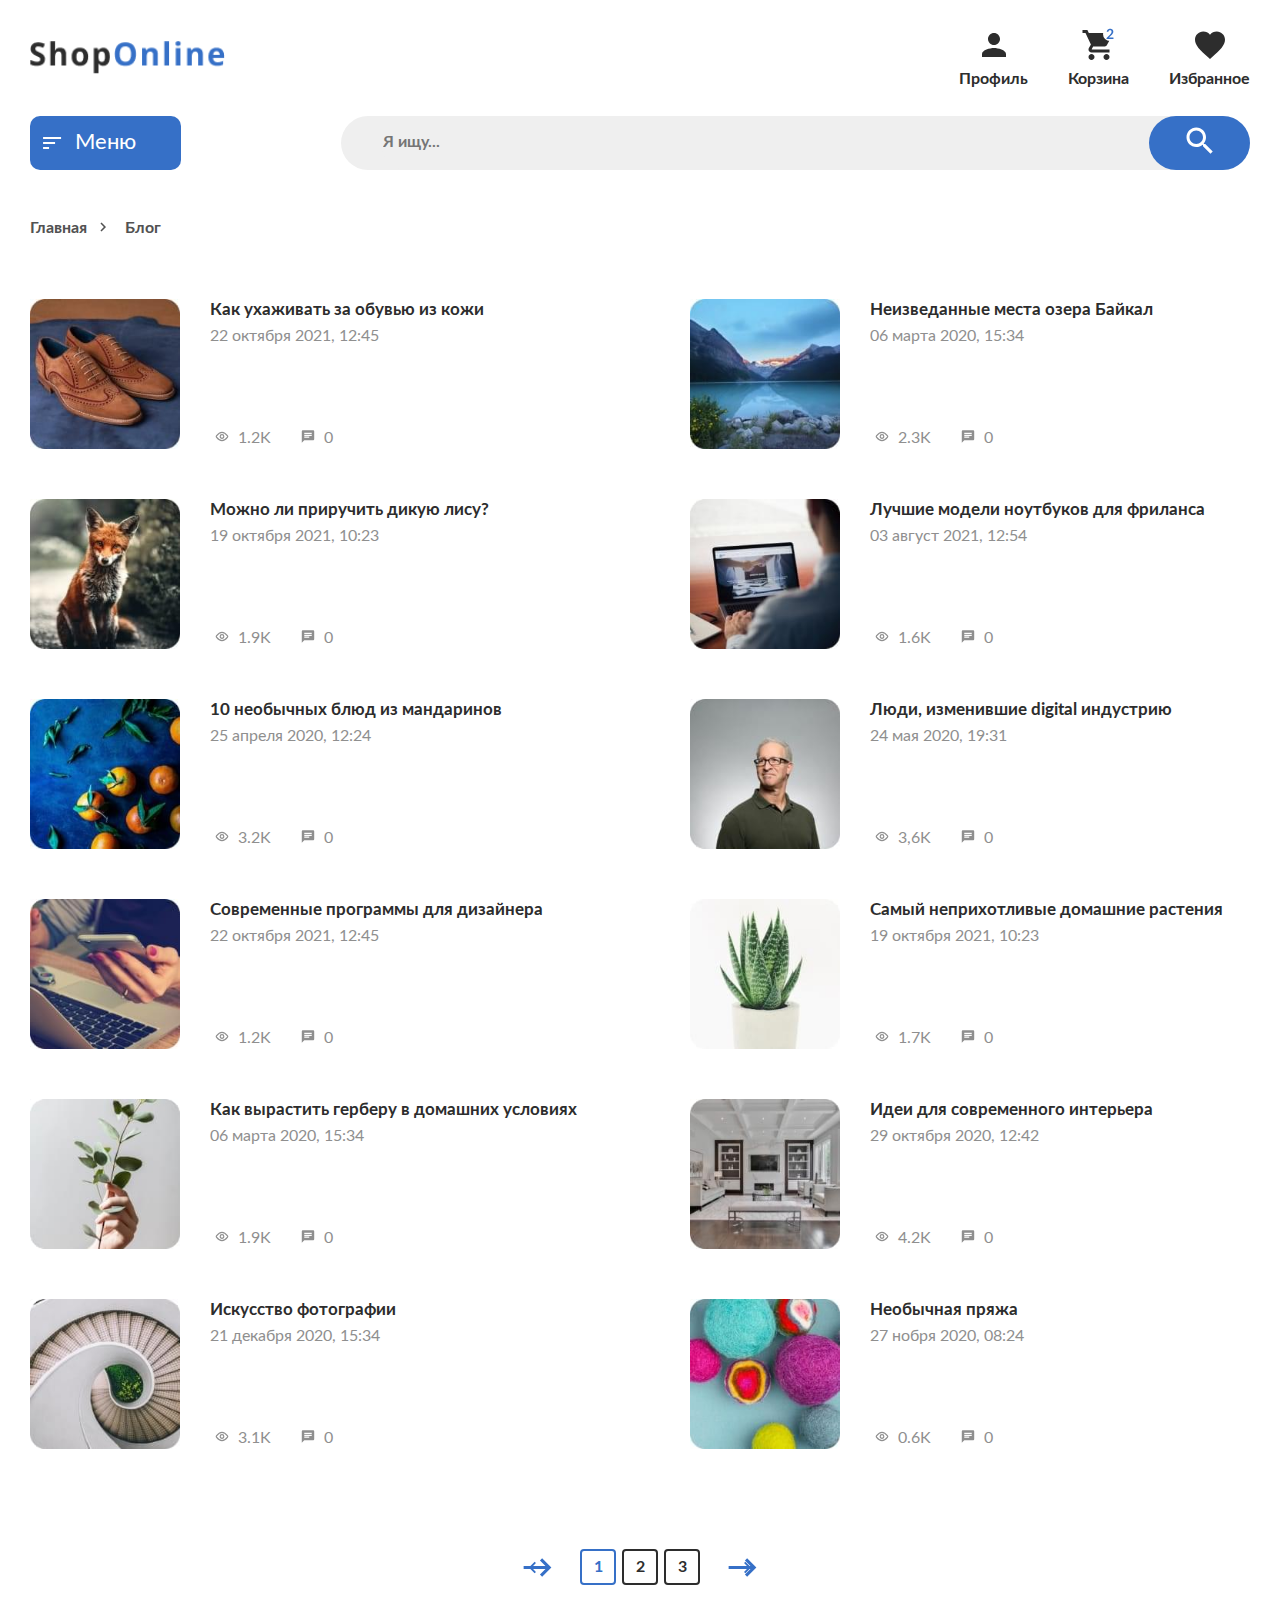
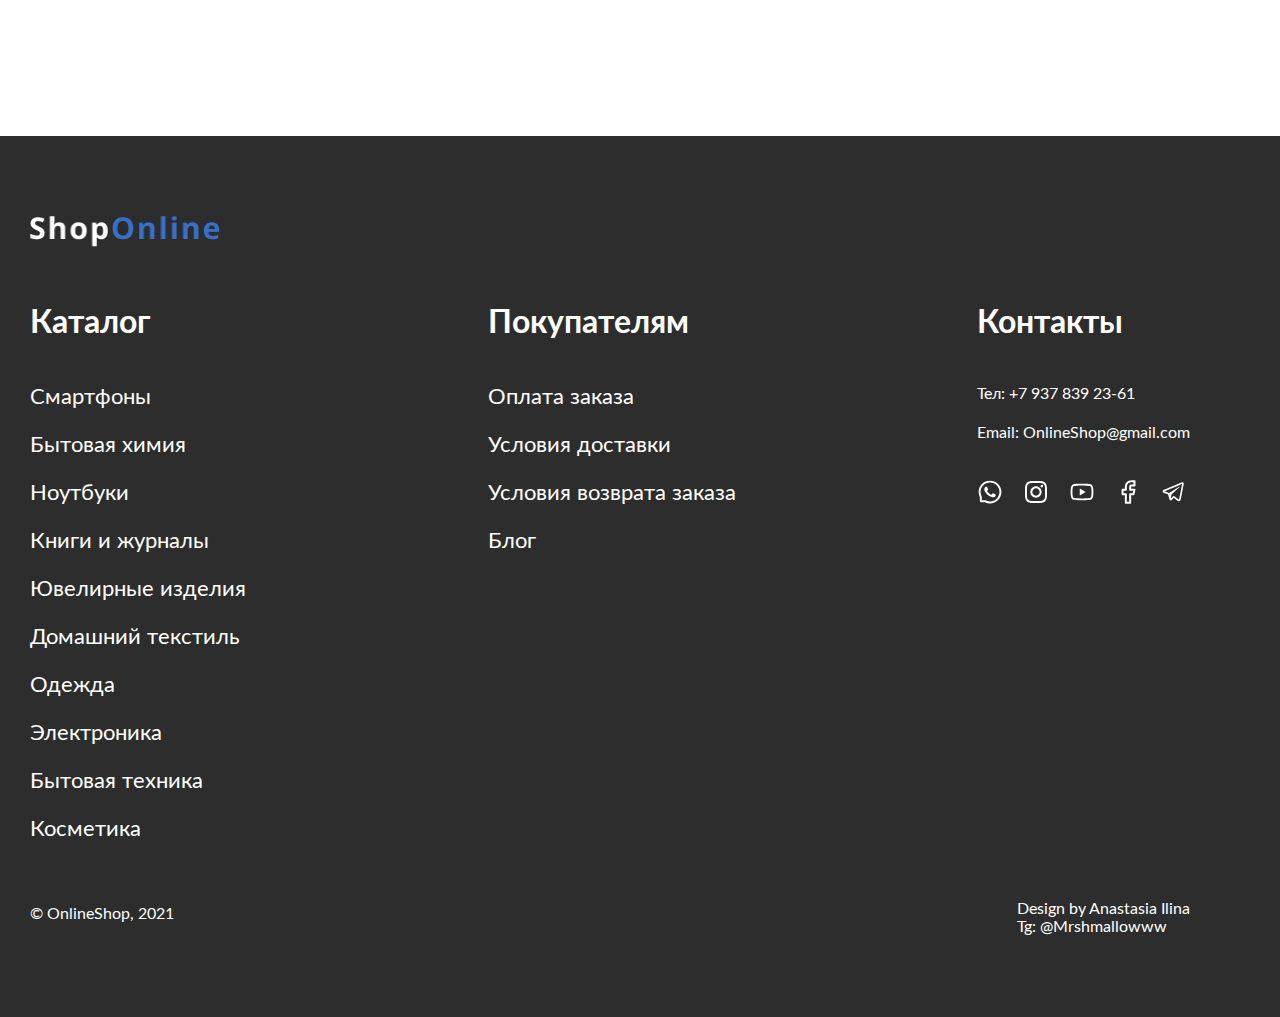
<file: blog.html>
<!DOCTYPE html>
<html lang="ru">
<head>
  <meta charset="UTF-8">
  <meta name="viewport" content="width=device-width, initial-scale=1.0">
  <link rel="prefetch" href="fonts/lato-regular.woff2" as="font" type="font/woff2" crossorigin=""> <!--Добавил предзагрузку шрифтов-->
  <link rel="prefetch" href="fonts/lato-bold.woff2" as="font" type="font/woff2" crossorigin="">
  
  <style>@charset "UTF-8";.item__icons-comment:before,.item__icons-review:before,.item__image{background-repeat:no-repeat;background-position:center;background-size:contain}@font-face{font-family:Lato;font-weight:400;font-style:normal;font-display:swap;src:url(../fonts/lato-regular.woff2) format("woff2"),url(../fonts/lato-regular.woff) format("woff")}@font-face{font-family:Lato;font-weight:700;font-style:normal;font-display:swap;src:url(../fonts/lato-bold.woff2) format("woff2"),url(../fonts/lato-bold.woff) format("woff")}html{line-height:1.15;-webkit-text-size-adjust:100%}body{margin:0}h1{font-size:2em;margin:.67em 0}a{background-color:transparent}img{border-style:none}button,input{font-family:inherit;font-size:100%;line-height:1.15;margin:0}button,input{overflow:visible}button{text-transform:none}[type=submit],button{-webkit-appearance:button}[type=submit]::-moz-focus-inner,button::-moz-focus-inner{border-style:none;padding:0}[type=submit]:-moz-focusring,button:-moz-focusring{outline:ButtonText dotted 1px}::-webkit-file-upload-button{-webkit-appearance:button;font:inherit}html{position:relative;-webkit-box-sizing:border-box;box-sizing:border-box}*,::after,::before{-webkit-box-sizing:inherit;box-sizing:inherit}body{min-width:320px;min-height:100vh;font-family:Lato,sans-serif;font-weight:400;font-size:16px;color:#fff}img,svg{max-width:100%;max-height:100%;height:auto}button{padding:0}a{text-decoration:none;color:inherit}ul{list-style:none;padding:0;margin:0}h1,h2,h3,p{margin:0}.visually-hidden{position:fixed;-webkit-transform:scale(0);transform:scale(0)}.container{max-width:1920px;padding:0 30px;margin:0 auto}.header{padding-top:27px;padding-bottom:45px}.header__container{display:grid;grid-template-columns:repeat(16,1fr);gap:30px;-webkit-box-align:center;-ms-flex-align:center;align-items:center;position:relative}.header__logo{grid-column:1/3;min-width:195px}.header__menu{position:relative;grid-column:4/6;width:151px;height:54px;background-color:#3670c7;border-radius:10px;border:none}.header__menu::before{position:absolute;content:"";width:24px;height:24px;top:50%;-webkit-transform:translateY(-50%);transform:translateY(-50%);left:10px;background-image:url(../img/sprite.svg#burger_24px);background-position:center;background-repeat:no-repeat;background-size:cover}.header__menu-text{font-weight:400;font-size:22px;line-height:150%;color:#fff}.header__search-form{display:-webkit-box;display:-ms-flexbox;display:flex;grid-column:6/13;border:1px solid #000;background-color:#efefef;border-radius:30px;border:none;padding-left:40px}.header__search{width:100%;height:54px;background-color:#efefef;border-radius:30px 0 0 30px;border:none;outline:0}.header__search::-webkit-input-placeholder{font-weight:700;font-size:16px;line-height:130%}.header__search::-moz-placeholder{font-weight:700;font-size:16px;line-height:130%}.header__search:-ms-input-placeholder{font-weight:700;font-size:16px;line-height:130%}.header__search::-ms-input-placeholder{font-weight:700;font-size:16px;line-height:130%}.header__search-btn{min-width:101px;height:54px;background-color:#3670c7;border-radius:30px;border:none}.header__navigation{grid-column:13/17;justify-self:end;width:354px;height:61px;color:#2d2d2d;font-weight:700;font-size:16px;line-height:130%}.header__list{display:-webkit-box;display:-ms-flexbox;display:flex;height:100%;gap:70px;-webkit-box-pack:justify;-ms-flex-pack:justify;justify-content:space-between}.header__item{width:-webkit-max-content;width:-moz-max-content;width:max-content;text-align:center}.modal{color:#000;font-size:22px;line-height:150%;padding:50px 0}.modal__container{display:-webkit-box;display:-ms-flexbox;display:flex;-webkit-box-pack:justify;-ms-flex-pack:justify;justify-content:space-between}.modal_none{display:none}.modal__contacts-wrap{-ms-flex-preferred-size:300px;flex-basis:300px}.modal-paragrath{margin-bottom:33px;font-size:38px;line-height:130%}.goods__item_1{background-image:url(../img/book.jpg);background-image:-webkit-image-set(url("../img/book.avif") 1x,url("../img/book.webp") 1x,url("../img/book.jpg") 1x);background-image:image-set(url("../img/book.avif") 1x,url("../img/book.webp") 1x,url("../img/book.jpg") 1x);grid-area:book}.goods__item_2{background-image:url(../img/clock.jpg);background-image:-webkit-image-set(url("../img/clock.avif") 1x,url("../img/clock.webp") 1x,url("../img/clock.jpg") 1x);background-image:image-set(url("../img/clock.avif") 1x,url("../img/clock.webp") 1x,url("../img/clock.jpg") 1x);grid-area:time}.goods__item_3{background-image:url(../img/red_snicker.jpg);background-image:-webkit-image-set(url("../img/red_snicker.avif") 1x,url("../img/red_snicker.webp") 1x,url("../img/red_snicker.jpg") 1x);background-image:image-set(url("../img/red_snicker.avif") 1x,url("../img/red_snicker.webp") 1x,url("../img/red_snicker.jpg") 1x);grid-area:red_boot}.goods__item_4{background-image:url(../img/snickers.jpg);background-image:-webkit-image-set(url("../img/snickers.avif") 1x,url("../img/snickers.webp") 1x,url("../img/snickers.jpg") 1x);background-image:image-set(url("../img/snickers.avif") 1x,url("../img/snickers.webp") 1x,url("../img/snickers.jpg") 1x);grid-area:snickers}.goods__item_5{background-image:url(../img/christmas_present.jpg);background-image:-webkit-image-set(url("../img/christmas_present.avif") 1x,url("../img/christmas_present.webp") 1x,url("../img/christmas_present.jpg") 1x);background-image:image-set(url("../img/christmas_present.avif") 1x,url("../img/christmas_present.webp") 1x,url("../img/christmas_present.jpg") 1x);grid-area:presents}.goods__item_6{background-image:url(../img/laptop.jpg);background-image:-webkit-image-set(url("../img/laptop.avif") 1x,url("../img/laptop.webp") 1x,url("../img/laptop.jpg") 1x);background-image:image-set(url("../img/laptop.avif") 1x,url("../img/laptop.webp") 1x,url("../img/laptop.jpg") 1x);grid-area:tv}.goods__item_7{background-image:url(../img/2022.jpg);background-image:-webkit-image-set(url("../img/2022.avif") 1x,url("../img/2022.webp") 1x,url("../img/2022.jpg") 1x);background-image:image-set(url("../img/2022.avif") 1x,url("../img/2022.webp") 1x,url("../img/2022.jpg") 1x);grid-area:new_year}.goods__item_8{background-image:url(../img/girl.jpg);background-image:-webkit-image-set(url("../img/girl.avif") 1x,url("../img/girl.webp") 1x,url("../img/girl.jpg") 1x);background-image:image-set(url("../img/girl.avif") 1x,url("../img/girl.webp") 1x,url("../img/girl.jpg") 1x);grid-area:girl}.goods__item_9{background-image:url(../img/chemicals.jpg);background-image:-webkit-image-set(url("../img/chemicals.avif") 1x,url("../img/chemicals.webp") 1x,url("../img/chemicals.jpg") 1x);background-image:image-set(url("../img/chemicals.avif") 1x,url("../img/chemicals.webp") 1x,url("../img/chemicals.jpg") 1x);grid-area:chemical}.goods__item_10{background-image:url(../img/christmas_balls.jpg);background-image:-webkit-image-set(url("../img/christmas_balls.avif") 1x,url("../img/christmas_balls.webp") 1x,url("../img/christmas_balls.jpg") 1x);background-image:image-set(url("../img/christmas_balls.avif") 1x,url("../img/christmas_balls.webp") 1x,url("../img/christmas_balls.jpg") 1x);grid-area:balls}.byer-info{display:-webkit-box;display:-ms-flexbox;display:flex;-webkit-box-orient:vertical;-webkit-box-direction:normal;-ms-flex-direction:column;flex-direction:column;gap:15px}.byer-info__item{min-height:33px}.catalog{display:grid;grid-template-columns:repeat(2,1fr);grid-auto-rows:33px;-ms-flex-wrap:wrap;flex-wrap:wrap;gap:15px 30px}.catalog-title{font-size:32px;line-height:130%;margin-bottom:40px}.container-wrap{display:-webkit-box;display:-ms-flexbox;display:flex;gap:100px;-webkit-box-pack:justify;-ms-flex-pack:justify;justify-content:space-between;margin-bottom:50px}.breadcrumb{display:-webkit-box;display:-ms-flexbox;display:flex;gap:38px;-webkit-box-align:center;-ms-flex-align:center;align-items:center;margin-bottom:80px}.breadcrumb__item{position:relative;color:var(--5,#525252);font-size:16px;font-weight:700;line-height:130%}.breadcrumb__item:not(:last-of-type)::after{position:absolute;content:"";background-image:url(../img/sprite.svg#keyboard_arrow_right);background-repeat:no-repeat;background-size:cover;background-position:center;padding-left:8px;right:-25px;height:18px;width:18px}.page{padding:15px 0 150px;color:#2d2d2d}.page__list{display:grid;grid-template-columns:repeat(2,1fr);grid-auto-rows:195px;-webkit-box-pack:justify;-ms-flex-pack:justify;justify-content:space-between;gap:50px 100px;margin-bottom:100px}.item{display:-webkit-box;display:-ms-flexbox;display:flex;gap:30px}.item__title{font-size:32px;line-height:130%;margin-bottom:13px}.item__image-wrapper{min-width:195px}.item__image{width:195px}.item__desc-wrapper{display:-webkit-box;display:-ms-flexbox;display:flex;-webkit-box-orient:vertical;-webkit-box-direction:normal;-ms-flex-direction:column;flex-direction:column}.item__icons-comment,.item__icons-review{font-size:16px;line-height:130%;color:#8f8f8f}.item__icons-comment:before,.item__icons-review:before{vertical-align:bottom;content:"";display:inline-block;width:24px;height:24px;margin-right:4px}.item__date{margin-bottom:auto;font-size:16px;line-height:130%;color:#8f8f8f}.item__icons-wrapper{position:relative;display:-webkit-box;display:-ms-flexbox;display:flex;-webkit-box-align:center;-ms-flex-align:center;align-items:center;gap:25px}.item__icons-review::before{background-image:url(../img/sprite.svg#review)}.item__icons-comment::before{background-image:url(../img/sprite.svg#comment)}.article__wrapper-text{grid-area:text;display:-webkit-box;display:-ms-flexbox;display:flex;-webkit-box-orient:vertical;-webkit-box-direction:normal;-ms-flex-direction:column;flex-direction:column;-webkit-box-pack:justify;-ms-flex-pack:justify;justify-content:space-between}.article__promo-1{grid-area:promoFirst;background-image:url(../img/promo-1.jpg)}.article__promo-2{grid-area:promoSecond;background-image:url(../img/promo-2.jpg)}.cart{grid-area:cart;padding:30px 40px;border-radius:16px;border:none;-webkit-box-shadow:0 0 16px 1px rgba(0,0,0,.25);box-shadow:0 0 16px 1px rgba(0,0,0,.25)}.delivery{grid-area:delivery;padding:30px 40px;border-radius:16px;border:none;background-color:#fff;-webkit-box-shadow:0 0 16px 1px rgba(0,0,0,.25);box-shadow:0 0 16px 1px rgba(0,0,0,.25)}.check{grid-area:check;display:-webkit-box;display:-ms-flexbox;display:flex;-webkit-box-orient:vertical;-webkit-box-direction:normal;-ms-flex-direction:column;flex-direction:column;gap:20px;border-radius:16px;border:none;background-color:#fff;-webkit-box-shadow:0 0 16px 1px rgba(0,0,0,.25);box-shadow:0 0 16px 1px rgba(0,0,0,.25);padding:30px 40px}@media (min-width:1280px){.modal__catalog{display:grid;grid-template-columns:repeat(2,1fr);grid-auto-rows:33px;gap:20px 60px}}@media (max-width:1280px){.header{padding-bottom:30px}.header__container{grid-template-columns:repeat(4,1fr);grid-template-rows:repeat(2,1fr);gap:24px}.header__logo{grid-column:1/2;grid-row:1/2}.header__menu{grid-column:1/2;grid-row:2/3;z-index:0}.header__search-form{grid-column:2/5;grid-row:2/3}.header__navigation{grid-column:3/5;grid-row:1/2;width:auto}.header__list{gap:40px}.catalog{grid-template-columns:auto}.container-wrap{-ms-flex-wrap:wrap;flex-wrap:wrap;gap:50px 40px;margin-right:60px}.breadcrumb{margin-bottom:60px}.page__list{grid-auto-rows:150px}.item__title{font-size:17px;line-height:130%;margin-bottom:5px}.item__image-wrapper{min-width:150px}.item__image{width:150px}}@media (max-width:1024px){.modal__contacts-wrap{-ms-flex-preferred-size:auto;flex-basis:auto}}@media (max-width:1000px){.page__list{grid-auto-rows:100px}.item__title{font-size:17px;line-height:130%;margin-bottom:5px}.item__image-wrapper{min-width:100px}.item__image{width:100px}.item__icons-comment:before,.item__icons-review:before{width:12px;height:12px}.item__icons-comment,.item__icons-review{font-size:12px}.item__date{font-size:12px}}@media (max-width:780px){.modal{font-size:16px}.catalog-title{font-size:26px}.container-wrap{gap:50px 20px}.breadcrumb__item{font-size:14px}.page__list{grid-template-columns:repeat(1,1fr);grid-auto-rows:120px}.item__image-wrapper{min-width:120px}.item__image{width:120px}.cart__del{grid-area:del;justify-self:flex-end}.cart__image-wrap{grid-area:img;margin-right:0;margin-bottom:15px}.cart__description-wrap{grid-area:desc}.cart__counter-wrap{grid-area:count;-webkit-box-align:center;-ms-flex-align:center;align-items:center}.cart__price-wrap{grid-area:price;display:-webkit-box;display:-ms-flexbox;display:flex;-webkit-box-align:center;-ms-flex-align:center;align-items:center;gap:12px}}@media (max-width:768px){.header__logo{min-width:165px}.header__menu{height:42px;width:115px}.header__menu-text{font-size:16px}.header__search{height:42px}.header__search-btn{height:42px;min-width:82px}.header__navigation{height:44px}.header__list{gap:30px}.header__item svg{max-width:25px;max-height:25px}.header__item-text{font-size:12px}}@media (max-width:580px){.header__container{grid-template-rows:repeat(3,1fr);gap:20px}.header__logo{grid-column:1/2;grid-row:1/2}.header__menu{height:30px;grid-column:1/2;grid-row:2/3}.header__search-form{grid-column:1/5;grid-row:3/4}.header__search{height:30px}.header__search-btn{height:30px;min-width:50px}.header__search-btn svg{width:20px;height:20px}.header__navigation{grid-column:2/5;grid-row:2/3}.header__list{gap:20px;-webkit-box-align:center;-ms-flex-align:center;align-items:center}.header__item p{position:fixed;-webkit-transform:scale(0);transform:scale(0)}}@media (max-width:480px){.container{padding:0 20px}.header{padding-bottom:20px}.header__menu::before{width:14px;height:14px}.byer-info{gap:8px}.catalog{gap:8px}.catalog-title{font-size:20px}.container-wrap{margin-right:0}.breadcrumb{gap:23px;margin-bottom:30px}.breadcrumb__item{font-size:8px}.breadcrumb__item:not(:last-of-type)::after{right:-15px;height:11px;width:11px}.page__list{grid-template-columns:repeat(1,1fr);grid-auto-rows:minmax(-webkit-min-content,1fr);grid-auto-rows:minmax(min-content,1fr)}.item__title{text-align:center}.item__image-wrapper{display:-webkit-box;display:-ms-flexbox;display:flex;-webkit-box-pack:center;-ms-flex-pack:center;justify-content:center;-webkit-box-align:center;-ms-flex-align:center;align-items:center}.item__desc-wrapper{-webkit-box-pack:center;-ms-flex-pack:center;justify-content:center;-webkit-box-align:center;-ms-flex-align:center;align-items:center}.item{-webkit-box-orient:vertical;-webkit-box-direction:normal;-ms-flex-direction:column;flex-direction:column}}</style>
  <link rel="stylesheet" href="css/index.min.css" media="print" onload="this.media='all'">
  <script type="module" src="./js/index.min.js"></script>
  <title>Блог</title>
</head>

<body>
  <header class="header">
    <div class="container header__container">
      <h1 class="header__title visually-hidden">Главная страница онлайн магазина ShopOnline</h1>
      <img class="header__logo" src="img/logo.png" alt="Логотип онлайн магазина">
      <button class="header__menu" aria-haspopup="true" aria-expanded="false">
        <span class="header__menu-text btn">Меню</span>
      </button>
      <form action="https://jsonplaceholder.typicode.com/posts" 
            class="header__search-form" 
            method="post" 
            enctype="application/x-www-form-urlencoded"
      >
          <input type="text" class="header__search" id="search" placeholder="Я ищу..." onfocus="this.placeholder=''" onblur="this.placeholder='Я ищу...'" name="search-input">
          <label for="search" class="header__search-label visually-hidden">Поиск</label>
          <button class="header__search-btn" type="submit" aria-label="Поиск на сайте">
            <svg width="27" height="27" viewBox="0 0 27 27" fill="none" xmlns="http://www.w3.org/2000/svg">
              <path d="M19.25 17H18.065L17.645 16.595C19.115 14.885 20 12.665 20 10.25C20 4.865 15.635 0.5 10.25 0.5C4.865 0.5 0.5 4.865 0.5 10.25C0.5 15.635 4.865 20 10.25 20C12.665 20 14.885 19.115 16.595 17.645L17 18.065V19.25L24.5 26.735L26.735 24.5L19.25 17ZM10.25 17C6.515 17 3.5 13.985 3.5 10.25C3.5 6.515 6.515 3.5 10.25 3.5C13.985 3.5 17 6.515 17 10.25C17 13.985 13.985 17 10.25 17Z" fill="white"/>
            </svg>
          </button>
      </form>
      <nav class="header__navigation">
          <ul class="header__list">
              <li class="header__item" tabindex="0">
                <svg width="36" height="36" viewBox="0 0 36 36" fill="none" xmlns="http://www.w3.org/2000/svg">
                  <path d="M18 18C21.315 18 24 15.315 24 12C24 8.685 21.315 6 18 6C14.685 6 12 8.685 12 12C12 15.315 14.685 18 18 18ZM18 21C13.995 21 6 23.01 6 27V30H30V27C30 23.01 22.005 21 18 21Z" fill="#2D2D2D"/>
                </svg>
                <p class="header__item-text">Профиль</p>
              </li>
              <li class="header__item" tabindex="0">
                <a class="header__link" href="cart.html">
                  <svg width="36" height="36" viewBox="0 0 36 36" fill="none" xmlns="http://www.w3.org/2000/svg">
                    <path d="M10.5 27C8.85 27 7.515 28.35 7.515 30C7.515 31.65 8.85 33 10.5 33C12.15 33 13.5 31.65 13.5 30C13.5 28.35 12.15 27 10.5 27ZM1.5 3V6H4.5L9.9 17.385L7.875 21.06C7.635 21.48 7.5 21.975 7.5 22.5C7.5 24.15 8.85 25.5 10.5 25.5H28.5V22.5H11.13C10.92 22.5 10.755 22.335 10.755 22.125L10.8 21.945L12.15 19.5H23.325C24.45 19.5 25.44 18.885 25.95 17.955L31.32 8.22C31.44 8.01 31.5 7.755 31.5 7.5C31.5 6.675 30.825 6 30 6H7.815L6.405 3H1.5ZM25.5 27C23.85 27 22.515 28.35 22.515 30C22.515 31.65 23.85 33 25.5 33C27.15 33 28.5 31.65 28.5 30C28.5 28.35 27.15 27 25.5 27Z" fill="#2D2D2D"/>
                    <circle cx="29" cy="7" r="7" fill="white"/>
                    <path d="M31.867 10.39C32.0537 10.39 32.2007 10.4437 32.308 10.551C32.42 10.6537 32.476 10.7913 32.476 10.964V12H25.532V11.426C25.532 11.3093 25.5553 11.188 25.602 11.062C25.6533 10.9313 25.7327 10.8147 25.84 10.712L28.913 7.632C29.1697 7.37067 29.3983 7.121 29.599 6.883C29.8043 6.645 29.9747 6.40933 30.11 6.176C30.2453 5.94267 30.348 5.707 30.418 5.469C30.4927 5.22633 30.53 4.972 30.53 4.706C30.53 4.46333 30.495 4.251 30.425 4.069C30.355 3.88233 30.2547 3.726 30.124 3.6C29.998 3.474 29.844 3.38067 29.662 3.32C29.4847 3.25467 29.284 3.222 29.06 3.222C28.8547 3.222 28.6633 3.25233 28.486 3.313C28.3133 3.369 28.1593 3.45067 28.024 3.558C27.8887 3.66067 27.7743 3.782 27.681 3.922C27.5877 4.062 27.5177 4.216 27.471 4.384C27.3917 4.59867 27.289 4.741 27.163 4.811C27.037 4.881 26.855 4.89733 26.617 4.86L25.707 4.699C25.777 4.21367 25.9123 3.789 26.113 3.425C26.3137 3.05633 26.5633 2.75067 26.862 2.508C27.1653 2.26067 27.5107 2.07633 27.898 1.955C28.29 1.829 28.71 1.766 29.158 1.766C29.6247 1.766 30.0517 1.836 30.439 1.976C30.8263 2.11133 31.1577 2.305 31.433 2.557C31.7083 2.809 31.923 3.11233 32.077 3.467C32.231 3.82167 32.308 4.216 32.308 4.65C32.308 5.02333 32.252 5.36867 32.14 5.686C32.0327 6.00333 31.8857 6.30667 31.699 6.596C31.517 6.88533 31.3023 7.16533 31.055 7.436C30.8077 7.70667 30.5487 7.982 30.278 8.262L27.996 10.593C28.2153 10.5277 28.4323 10.4787 28.647 10.446C28.8663 10.4087 29.074 10.39 29.27 10.39H31.867Z" fill="#3670C7"/>
                  </svg>
                  <p class="header__item-text">Корзина</p>
                </a>
              </li>
              <li class="header__item" tabindex="0">
                <svg width="36" height="36" viewBox="0 0 36 36" fill="none" xmlns="http://www.w3.org/2000/svg">
                  <path d="M18 32.025L15.825 30.045C8.1 23.04 3 18.42 3 12.75C3 8.13 6.63 4.5 11.25 4.5C13.86 4.5 16.365 5.715 18 7.635C19.635 5.715 22.14 4.5 24.75 4.5C29.37 4.5 33 8.13 33 12.75C33 18.42 27.9 23.04 20.175 30.06L18 32.025Z" fill="#2D2D2D"/>
                </svg>
                <p class="header__item-text">Избранное</p>
              </li>
          </ul>
      </nav>
    </div>
  </header>

  <div class="modal modal_none">
    <div class="modal__body">
      <div class="modal__container container container-wrap">
        <h2 class="modal__title visually-hidden">Каталог, информация покупателям и обратная связь</h2>
          
        <div class="modal__catalog-wrap catalog-wrap">
            <h3 class="modal__catalog-title modal-paragrath catalog-title" tabindex="0">Каталог</h3>
            <ul class="modal__catalog catalog" id="modal-catalog">
              <li class="catalog__item">
                <a href="#" aria-label="Смартфоны">Смартфоны</a></li>
              <li class="catalog__item">
                <a href="#" aria-label="Бытовая химия">Бытовая химия</a></li>
              <li class="catalog__item">
                <a href="./page.html" aria-label="Ноутбуки">Ноутбуки</a></li>
              <li class="catalog__item">
                <a href="#" aria-label="Книги и журнал">Книги и журналы</a></li>
              <li class="catalog__item">
                <a href="#" aria-label="Ювелирные изделия">Ювелирные изделия</a></li>
              <li class="catalog__item">
                <a href="#" aria-label="Домашний текстиль">Домашний текстиль</a></li>
              <li class="catalog__item">
                <a href="#" aria-label="Одежда">Одежда</a></li>
              <li class="catalog__item">
                <a href="#" aria-label="Электроника">Электроника</a></li>
              <li class="catalog__item">
                <a href="#" aria-label="Бытовая техника">Бытовая техника</a></li>
              <li class="catalog__item">
                <a href="#" aria-label="Косметика">Косметика</a></li>
            </ul>
          </div>
    
          <div class="modal__byer-info-wrap byer-info-wrap">
            <h3 class="modal__byer-info-title modal-paragrath catalog-title" tabindex="0">Покупателям</h3>
            <ul class="modal__byer-info byer-info">
              <li class="byer-info__item">
                <a href="#" aria-label="Оплата заказа">Оплата заказа</a></li>
              <li class="byer-info__item">
                <a href="#" aria-label="Условия доставки">Условия доставки</a></li>
              <li class="byer-info__item">
                <a href="#" aria-label="Условия возврата заказа">Условия возврата заказа</a></li>
              <li class="byer-info__item">
                <a href="./blog.html" aria-label="Блог">Блог</a></li>
            </ul>
          </div>
    
          <div class="modal__contacts-wrap">
            <h3 class="modal__contacts-title modal-paragrath catalog-title" tabindex="0">Связаться с нами</h3>
            <p class="modal__contacts-paragrath">Контакты</p>  
        </div>
      </div>
    </div>
  </div>

  <section class="page">
    <div class="container">
      <h1 class="page__title visually-hidden">Блог статей на разные тематики</h1>

      <ul class="page__breadcrumb breadcrumb">
        <li class="breadcrumb__item">
          <a class="breadcrumb__link" href="./index.html">Главная</a>
        </li>
        <li class="breadcrumb__item">
          <a class="breadcrumb__link" href="#">Блог</a>
        </li>
      </ul>

      <ul class="page__list list">
        <li class="page__item item">
          <div class="item__image-wrapper">
            <img class="item__image" src="./img/shoes.jpg" alt="Коричневые туфли из нубука">
          </div>
          <div class="item__desc-wrapper">
            <h2 class="item__title">
              <a href="#">Как ухаживать за обувью 
                из кожи</a>
            </h2>
            <p class="item__date">22 октября 2021, 12:45</p>
            <div class="item__icons-wrapper">
              <span class="item__icons-review">1.2K</span>
              <span class="item__icons-comment">0</span>
            </div>
          </div>
        </li>
        <li class="page__item item">
          <div class="item__image-wrapper">
            <img class="item__image" src="./img/mounting_lake.jpg" alt="Озеро Байкал на фоне гор">
          </div>
          <div class="item__desc-wrapper">
            <h2 class="item__title">
              <a href="#">Неизведанные места озера Байкал</a>
            </h2>
            <p class="item__date">06 марта 2020, 15:34</p>
            <div class="item__icons-wrapper">
              <span class="item__icons-review">2.3K</span>
              <span class="item__icons-comment">0</span>
            </div>
          </div>
        </li>
        <li class="page__item item">
          <div class="item__image-wrapper">
            <img class="item__image" src="./img/foks.jpg" alt="Лиса вблизи">
          </div>
          <div class="item__desc-wrapper">
            <h2 class="item__title">
              <a href="#">Можно ли приручить дикую лису?</a>
            </h2>
            <p class="item__date">19 октября 2021, 10:23</p>
            <div class="item__icons-wrapper">
              <span class="item__icons-review">1.9K</span>
              <span class="item__icons-comment">0</span>
            </div>
          </div>
        </li>
        <li class="page__item item">
          <div class="item__image-wrapper">
            <img class="item__image" src="./img/freelance.jpg" alt="Человек работает за ноутбуком">
          </div>
          <div class="item__desc-wrapper">
            <h2 class="item__title">
              <a href="#">Лучшие модели ноутбуков для фриланса</a>
            </h2>
            <p class="item__date">03 август 2021, 12:54</p>
            <div class="item__icons-wrapper">
              <span class="item__icons-review">1.6K</span>
              <span class="item__icons-comment">0</span>
            </div>
          </div>
        </li>
        <li class="page__item item">
          <div class="item__image-wrapper">
            <img class="item__image" src="./img/orange.jpg" alt="Несколько мандаринов лежат на синем столе">
          </div>
          <div class="item__desc-wrapper">
            <h2 class="item__title">
              <a href="#">10 необычных блюд из мандаринов</a>
            </h2>
            <p class="item__date">25 апреля 2020, 12:24</p>
            <div class="item__icons-wrapper">
              <span class="item__icons-review">3.2K</span>
              <span class="item__icons-comment">0</span>
            </div>
          </div>
        </li>
        <li class="page__item item">
          <div class="item__image-wrapper">
            <img class="item__image" src="./img/man.jpg" alt="Человек в очках круппным планом">
          </div>
          <div class="item__desc-wrapper">
            <h2 class="item__title">
              <a href="#">Люди, изменившие digital индустрию</a>
            </h2>
            <p class="item__date">24 мая 2020, 19:31</p>
            <div class="item__icons-wrapper">
              <span class="item__icons-review">3,6K</span>
              <span class="item__icons-comment">0</span>
            </div>
          </div>
        </li>
        <li class="page__item item">
          <div class="item__image-wrapper">
            <img class="item__image" src="./img/design.jpg" alt="Ноутбук и телефон в руках у человека">
          </div>
          <div class="item__desc-wrapper">
            <h2 class="item__title">
              <a href="#">Современные программы для дизайнера</a>
            </h2>
            <p class="item__date">22 октября 2021, 12:45</p>
            <div class="item__icons-wrapper">
              <span class="item__icons-review">1.2K</span>
              <span class="item__icons-comment">0</span>
            </div>
          </div>
        </li>
        <li class="page__item item">
          <div class="item__image-wrapper">
            <img class="item__image" src="./img/plant.jpg" alt="Комнатное растение в горшке">
          </div>
          <div class="item__desc-wrapper">
            <h2 class="item__title">
              <a href="#">Самый неприхотливые домашние растения</a>
            </h2>
            <p class="item__date">19 октября 2021, 10:23</p>
            <div class="item__icons-wrapper">
              <span class="item__icons-review">1.7K</span>
              <span class="item__icons-comment">0</span>
            </div>
          </div>
        </li>
        <li class="page__item item">
          <div class="item__image-wrapper">
            <img class="item__image" src="./img/plant_in_the_hand.jpg" alt="Комнатное растение в женской руке">
          </div>
          <div class="item__desc-wrapper">
            <h2 class="item__title">
              <a href="#">Как вырастить герберу в домашних условиях</a>
            </h2>
            <p class="item__date">06 марта 2020, 15:34</p>
            <div class="item__icons-wrapper">
              <span class="item__icons-review">1.9K</span>
              <span class="item__icons-comment">0</span>
            </div>
          </div>
        </li>
        <li class="page__item item">
          <div class="item__image-wrapper">
            <img class="item__image" src="./img/interier.jpg" alt="Интерьер комнаты в белом дизайне">
          </div>
          <div class="item__desc-wrapper">
            <h2 class="item__title">
              <a href="#">Идеи для современного интерьера</a>
            </h2>
            <p class="item__date">29 октября 2020, 12:42</p>
            <div class="item__icons-wrapper">
              <span class="item__icons-review">4.2K</span>
              <span class="item__icons-comment">0</span>
            </div>
          </div>
        </li>
        <li class="page__item item">
          <div class="item__image-wrapper">
            <img class="item__image" src="./img/stairs.jpg" alt="Круговая лестниуы - вид сверху">
          </div>
          <div class="item__desc-wrapper">
            <h2 class="item__title">
              <a href="#">Искусство фотографии</a>
            </h2>
            <p class="item__date">21 декабря 2020, 15:34</p>
            <div class="item__icons-wrapper">
              <span class="item__icons-review">3.1K</span>
              <span class="item__icons-comment">0</span>
            </div>
          </div>
        </li>
        <li class="page__item item">
          <div class="item__image-wrapper">
            <img class="item__image" src="./img/yarn.jpg" alt="Цветные клубки пряжы на столе">
          </div>
          <div class="item__desc-wrapper">
            <h2 class="item__title">
              <a href="#">Необычная пряжа</a>
            </h2>
            <p class="item__date">27 нобря 2020, 08:24</p>
            <div class="item__icons-wrapper">
              <span class="item__icons-review">0.6K</span>
              <span class="item__icons-comment">0</span>
            </div>
          </div>
        </li>
      </ul>
      <nav class="page__nav pagination">

          <a class="pagination__arrow pagination__arrow_start">
            <svg width="37" height="37" viewBox="0 0 37 37" fill="currentColor" xmlns="http://www.w3.org/2000/svg">
              <path d="M32.375 16.9583H10.5296L16.0487 11.4237L13.875 9.25L4.625 18.5L13.875 27.75L16.0487 25.5762L10.5296 20.0417H32.375V16.9583Z"/>
            </svg>    
          </a>

        <ul class="pagination__list">
          <li class="pagination__item pagination__item_active">
            <a href="#" class="pagination__link pagination__link_active">1</a>
          </li>
          <li class="pagination__item">
            <a href="#" class="pagination__link">2</a>
          </li>
          <li class="pagination__item">
            <a href="#" class="pagination__link">3</a>
          </li>
        </ul>

        <a href="" class="pagination__arrow pagination__arrow_end">
          <svg width="37" height="37" viewBox="0 0 37 37" fill="currentColor" xmlns="http://www.w3.org/2000/svg">
            <path d="M4.625 16.9583H26.4704L20.9513 11.4237L23.125 9.25L32.375 18.5L23.125 27.75L20.9513 25.5763L26.4704 20.0417H4.625V16.9583Z"/>
          </svg>
        </a>
      </nav>
    </div>
  </section>

  <footer class="footer">
    <div class="container footer__container">
      <h2 class="footer__title visually-hidden">Подвал сайта интернет-магазина</h2>
      
      <div class="footer__container-wrap container-wrap">
        <div class="footer__logo-wrap">
          <img class="footer__logo" src="img/logo-footer.png" alt="Логотип онлайн магазина" width="190" height="41" loading="lazy">
        </div>
  
        <div class="footer__catalog-wrap catalog-wrap">
          <h3 class="footer__catalog-title footer-paragrath catalog-title" tabindex="0">Каталог</h3>
          <ul class="footer__catalog catalog" id="footer-catalog">
            <li class="catalog__item">
              <a href="#" aria-label="Смартфоны">Смартфоны</a></li>
            <li class="catalog__item">
              <a href="#" aria-label="Бытовая химия">Бытовая химия</a></li>
            <li class="catalog__item">
              <a href="./page.html" aria-label="Ноутбуки">Ноутбуки</a></li>
            <li class="catalog__item">
              <a href="#" aria-label="Книги и журнал">Книги и журналы</a></li>
            <li class="catalog__item">
              <a href="#" aria-label="Ювелирные изделия">Ювелирные изделия</a></li>
            <li class="catalog__item">
              <a href="#" aria-label="Домашний текстиль">Домашний текстиль</a></li>
            <li class="catalog__item">
              <a href="#" aria-label="Одежда">Одежда</a></li>
            <li class="catalog__item">
              <a href="#" aria-label="Электроника">Электроника</a></li>
            <li class="catalog__item">
              <a href="#" aria-label="Бытовая техника">Бытовая техника</a></li>
            <li class="catalog__item">
              <a href="#" aria-label="Косметика">Косметика</a></li>
          </ul>
        </div>
  
        <div class="footer__byer-info-wrap byer-info-wrap">
          <h3 class="footer__byer-info-title footer-paragrath catalog-title" tabindex="0">Покупателям</h3>
          <ul class="footer__byer-info byer-info">
            <li class="byer-info__item">
              <a href="#" aria-label="Оплата заказа">Оплата заказа</a></li>
            <li class="byer-info__item">
              <a href="#" aria-label="Условия доставки">Условия доставки</a></li>
            <li class="byer-info__item">
              <a href="#" aria-label="Условия возврата заказа">Условия возврата заказа</a></li>
            <li class="byer-info__item">
              <a href="./blog.html" aria-label="Блог">Блог</a></li>
          </ul>
        </div>
  
        <div class="footer__contacts-wrap contacts-wrap">
          <h3 class="footer__contacts-title footer-paragrath catalog-title" tabindex="0">Контакты</h3>
          <a class="footer__contacts-tel text-small" href="tel:+79378392361">Тел: +7 937 839 23-61</a> 
          <a class="footer__contacts-mail text-small" href="mailto:OnlineShop@gmail.com">Email: OnlineShop@gmail.com</a>
    
          <ul class="footer__contacts-sm-list sm">
            <li class="sm__item">
              <a href="#" aria-label="Whats App">
                <svg width="26" height="26" viewBox="0 0 26 26" fill="none" xmlns="http://www.w3.org/2000/svg">
                  <path d="M18.1162 15.2318C17.8395 15.0896 16.4608 14.4143 16.2043 14.3229C15.9479 14.2264 15.76 14.1807 15.5746 14.465C15.3867 14.7469 14.8535 15.374 14.686 15.5645C14.5235 15.7523 14.3584 15.7752 14.0817 15.6355C12.4363 14.8129 11.3572 14.168 10.2731 12.3068C9.98616 11.8117 10.56 11.8473 11.0957 10.7783C11.1871 10.5904 11.1414 10.4305 11.0703 10.2883C10.9992 10.1461 10.4406 8.76992 10.2071 8.20879C9.98108 7.66289 9.74748 7.73906 9.57737 7.72891C9.41487 7.71875 9.22952 7.71875 9.04163 7.71875C8.85373 7.71875 8.55159 7.78984 8.29514 8.0666C8.0387 8.34844 7.31506 9.02637 7.31506 10.4025C7.31506 11.7787 8.31799 13.1117 8.4551 13.2996C8.59729 13.4875 10.428 16.3109 13.2387 17.5271C15.016 18.2939 15.7117 18.36 16.6004 18.2279C17.1412 18.1467 18.2559 17.5525 18.4869 16.8949C18.718 16.2398 18.718 15.6787 18.6494 15.5619C18.5809 15.4375 18.393 15.3664 18.1162 15.2318Z" fill="white"/>
                  <path d="M23.4914 8.59219C22.9176 7.22871 22.0949 6.00488 21.0463 4.95371C19.9977 3.90508 18.7738 3.07988 17.4078 2.50859C16.0113 1.92207 14.5285 1.625 13 1.625H12.9492C11.4106 1.63262 9.92014 1.9373 8.51858 2.53652C7.16526 3.11543 5.95158 3.93809 4.91311 4.98672C3.87463 6.03535 3.05959 7.2541 2.49592 8.6125C1.91194 10.0191 1.6174 11.5146 1.62502 13.0533C1.63264 14.8154 2.05412 16.5648 2.84377 18.1289V21.9883C2.84377 22.6332 3.36682 23.1562 4.01174 23.1562H7.87365C9.43772 23.9459 11.1871 24.3674 12.9492 24.375H13.0026C14.5235 24.375 15.9987 24.0805 17.3875 23.5041C18.7459 22.9379 19.9672 22.1254 21.0133 21.0869C22.0619 20.0484 22.8871 18.8348 23.4635 17.4814C24.0627 16.0799 24.3674 14.5895 24.375 13.0508C24.3826 11.5045 24.083 10.0039 23.4914 8.59219ZM19.6549 19.7133C17.875 21.4754 15.5137 22.4453 13 22.4453H12.9569C11.4258 22.4377 9.9049 22.0568 8.56174 21.3408L8.34846 21.2266H4.77346V17.6516L4.6592 17.4383C3.94319 16.0951 3.56233 14.5742 3.55471 13.0432C3.54455 10.5117 4.51194 8.13516 6.28674 6.34512C8.05901 4.55508 10.428 3.56484 12.9594 3.55469H13.0026C14.2721 3.55469 15.5035 3.80098 16.6639 4.28848C17.7963 4.76328 18.8119 5.44629 19.6854 6.31973C20.5563 7.19062 21.2418 8.20879 21.7166 9.34121C22.2092 10.5143 22.4555 11.7584 22.4504 13.0432C22.4352 15.5721 21.4424 17.941 19.6549 19.7133Z" fill="white"/>
                </svg>            
              </a></li>
            <li class="sm__item">
              <a href="#" aria-label="instagram">
                <svg xmlns="http://www.w3.org/2000/svg" width="26" height="26" viewBox="0 0 26 26" fill="none">
                  <path d="M13 2C10.0149 2 9.6395 2.01375 8.46663 2.066C7.29375 2.121 6.49487 2.30525 5.795 2.5775C5.06088 2.85363 4.39593 3.28676 3.84663 3.84663C3.2871 4.39621 2.85402 5.06108 2.5775 5.795C2.30525 6.4935 2.11963 7.29375 2.066 8.4625C2.01375 9.63812 2 10.0121 2 13.0014C2 15.9879 2.01375 16.3619 2.066 17.5347C2.121 18.7063 2.30525 19.5051 2.5775 20.205C2.85938 20.9282 3.23475 21.5415 3.84663 22.1534C4.45713 22.7652 5.07037 23.142 5.79363 23.4225C6.49487 23.6947 7.29238 23.8804 8.46388 23.934C9.63813 23.9862 10.0121 24 13 24C15.9879 24 16.3605 23.9862 17.5347 23.934C18.7049 23.879 19.5065 23.6947 20.2064 23.4225C20.94 23.1462 21.6045 22.7131 22.1534 22.1534C22.7652 21.5415 23.1406 20.9282 23.4225 20.205C23.6934 19.5051 23.879 18.7063 23.934 17.5347C23.9862 16.3619 24 15.9879 24 13C24 10.0121 23.9862 9.63813 23.934 8.46388C23.879 7.29375 23.6934 6.4935 23.4225 5.795C23.146 5.06106 22.7129 4.39618 22.1534 3.84663C21.6042 3.28655 20.9392 2.85339 20.205 2.5775C19.5037 2.30525 18.7035 2.11963 17.5334 2.066C16.3591 2.01375 15.9865 2 12.9973 2H13.0014H13ZM12.0141 3.98275H13.0014C15.9384 3.98275 16.2863 3.99238 17.4454 4.046C18.5179 4.09413 19.1009 4.27425 19.4886 4.42412C20.0015 4.6235 20.3686 4.86275 20.7536 5.24775C21.1386 5.63275 21.3765 5.9985 21.5759 6.51275C21.7271 6.89913 21.9059 7.48213 21.954 8.55463C22.0076 9.71375 22.0186 10.0616 22.0186 12.9973C22.0186 15.9329 22.0076 16.2821 21.954 17.4412C21.9059 18.5138 21.7257 19.0954 21.5759 19.4831C21.3995 19.9607 21.118 20.3926 20.7522 20.7467C20.3672 21.1318 20.0015 21.3696 19.4873 21.569C19.1023 21.7203 18.5192 21.899 17.4454 21.9485C16.2863 22.0007 15.9384 22.0131 13.0014 22.0131C10.0644 22.0131 9.71513 22.0007 8.556 21.9485C7.4835 21.899 6.90188 21.7203 6.51412 21.569C6.03631 21.3929 5.60405 21.1119 5.24913 20.7467C4.88303 20.392 4.60112 19.9598 4.42412 19.4818C4.27425 19.0954 4.09413 18.5124 4.046 17.4399C3.99375 16.2808 3.98275 15.9329 3.98275 12.9945C3.98275 10.0575 3.99375 9.711 4.046 8.55187C4.0955 7.47937 4.27425 6.89638 4.4255 6.50863C4.62488 5.99575 4.86412 5.62862 5.24913 5.24362C5.63412 4.85862 5.99988 4.62075 6.51412 4.42138C6.90188 4.27013 7.4835 4.09138 8.556 4.04188C9.57075 3.99513 9.964 3.98138 12.0141 3.98V3.98275ZM18.8726 5.80875C18.6993 5.80875 18.5276 5.84289 18.3675 5.90923C18.2073 5.97557 18.0618 6.0728 17.9392 6.19537C17.8167 6.31794 17.7194 6.46346 17.6531 6.62361C17.5868 6.78376 17.5526 6.95541 17.5526 7.12875C17.5526 7.30209 17.5868 7.47374 17.6531 7.63389C17.7194 7.79404 17.8167 7.93956 17.9392 8.06213C18.0618 8.1847 18.2073 8.28193 18.3675 8.34827C18.5276 8.41461 18.6993 8.44875 18.8726 8.44875C19.2227 8.44875 19.5585 8.30968 19.806 8.06213C20.0536 7.81458 20.1926 7.47884 20.1926 7.12875C20.1926 6.77866 20.0536 6.44292 19.806 6.19537C19.5585 5.94782 19.2227 5.80875 18.8726 5.80875ZM13.0014 7.3515C12.2521 7.33981 11.508 7.47729 10.8123 7.75594C10.1167 8.0346 9.48346 8.44885 8.94946 8.97458C8.41546 9.50032 7.99138 10.127 7.70191 10.8182C7.41244 11.5094 7.26336 12.2513 7.26336 13.0007C7.26336 13.7501 7.41244 14.4919 7.70191 15.1831C7.99138 15.8743 8.41546 16.5011 8.94946 17.0268C9.48346 17.5525 10.1167 17.9668 10.8123 18.2454C11.508 18.5241 12.2521 18.6616 13.0014 18.6499C14.4844 18.6267 15.8988 18.0214 16.9393 16.9645C17.9799 15.9076 18.5631 14.4839 18.5631 13.0007C18.5631 11.5175 17.9799 10.0938 16.9393 9.03691C15.8988 7.97999 14.4844 7.37464 13.0014 7.3515ZM13.0014 9.33288C13.974 9.33288 14.9067 9.71923 15.5944 10.407C16.2821 11.0947 16.6685 12.0274 16.6685 13C16.6685 13.9726 16.2821 14.9053 15.5944 15.593C14.9067 16.2808 13.974 16.6671 13.0014 16.6671C12.0288 16.6671 11.096 16.2808 10.4083 15.593C9.72061 14.9053 9.33425 13.9726 9.33425 13C9.33425 12.0274 9.72061 11.0947 10.4083 10.407C11.096 9.71923 12.0288 9.33288 13.0014 9.33288Z" fill="white"/>
                </svg>
              </a></li>
            <li class="sm__item">
              <a href="#" aria-label="youtube">
                <svg xmlns="http://www.w3.org/2000/svg" width="26" height="26" viewBox="0 0 26 26" fill="none">
                  <path d="M24.375 12.9291C24.375 12.8732 24.375 12.8097 24.3725 12.7361C24.3699 12.5304 24.3648 12.2994 24.3598 12.0531C24.3395 11.3447 24.3039 10.6388 24.248 9.97358C24.1719 9.05698 24.0602 8.29272 23.9078 7.7189C23.747 7.12006 23.4319 6.5739 22.9939 6.13502C22.5559 5.69614 22.0104 5.3799 21.4119 5.21792C20.6934 5.02495 19.2867 4.90562 17.3062 4.83198C16.3643 4.79644 15.3562 4.77358 14.3482 4.76089C13.9953 4.75581 13.6678 4.75327 13.3732 4.75073H12.6268C12.3322 4.75327 12.0047 4.75581 11.6518 4.76089C10.6438 4.77358 9.63574 4.79644 8.69375 4.83198C6.71328 4.90815 5.3041 5.02749 4.58809 5.21792C3.98938 5.3795 3.44365 5.69561 3.0056 6.13455C2.56755 6.57349 2.25255 7.11986 2.09219 7.7189C1.9373 8.29272 1.82812 9.05698 1.75195 9.97358C1.69609 10.6388 1.66055 11.3447 1.64023 12.0531C1.63262 12.2994 1.63008 12.5304 1.62754 12.7361C1.62754 12.8097 1.625 12.8732 1.625 12.9291V13.0712C1.625 13.1271 1.625 13.1906 1.62754 13.2642C1.63008 13.4699 1.63516 13.7009 1.64023 13.9472C1.66055 14.6556 1.69609 15.3615 1.75195 16.0267C1.82812 16.9433 1.93984 17.7076 2.09219 18.2814C2.41719 19.4976 3.37187 20.4574 4.58809 20.7824C5.3041 20.9753 6.71328 21.0947 8.69375 21.1683C9.63574 21.2039 10.6438 21.2267 11.6518 21.2394C12.0047 21.2445 12.3322 21.247 12.6268 21.2496H13.3732C13.6678 21.247 13.9953 21.2445 14.3482 21.2394C15.3562 21.2267 16.3643 21.2039 17.3062 21.1683C19.2867 21.0921 20.6959 20.9728 21.4119 20.7824C22.6281 20.4574 23.5828 19.5001 23.9078 18.2814C24.0627 17.7076 24.1719 16.9433 24.248 16.0267C24.3039 15.3615 24.3395 14.6556 24.3598 13.9472C24.3674 13.7009 24.3699 13.4699 24.3725 13.2642C24.3725 13.1906 24.375 13.1271 24.375 13.0712V12.9291ZM22.5469 13.0611C22.5469 13.1144 22.5469 13.1728 22.5443 13.2414C22.5418 13.4394 22.5367 13.6578 22.5316 13.8939C22.5139 14.5693 22.4783 15.2447 22.425 15.8718C22.3564 16.6894 22.26 17.3597 22.1406 17.8091C21.9832 18.3957 21.5211 18.8603 20.9371 19.0152C20.4039 19.1574 19.0607 19.2716 17.2352 19.3402C16.3109 19.3757 15.3156 19.3986 14.3229 19.4113C13.975 19.4164 13.6525 19.4189 13.3631 19.4189H12.6369L11.6771 19.4113C10.6844 19.3986 9.6916 19.3757 8.76484 19.3402C6.93926 19.2691 5.59355 19.1574 5.06289 19.0152C4.47891 18.8578 4.0168 18.3957 3.85938 17.8091C3.74004 17.3597 3.64355 16.6894 3.575 15.8718C3.52168 15.2447 3.48867 14.5693 3.46836 13.8939C3.46074 13.6578 3.4582 13.4369 3.45566 13.2414C3.45566 13.1728 3.45312 13.1119 3.45312 13.0611V12.9392C3.45312 12.8859 3.45313 12.8275 3.45566 12.7589C3.4582 12.5609 3.46328 12.3425 3.46836 12.1064C3.48613 11.431 3.52168 10.7556 3.575 10.1285C3.64355 9.31089 3.74004 8.64057 3.85938 8.19116C4.0168 7.60464 4.47891 7.13999 5.06289 6.98511C5.59609 6.84292 6.93926 6.72866 8.76484 6.66011C9.68906 6.62456 10.6844 6.60171 11.6771 6.58901C12.025 6.58393 12.3475 6.5814 12.6369 6.5814H13.3631L14.3229 6.58901C15.3156 6.60171 16.3084 6.62456 17.2352 6.66011C19.0607 6.7312 20.4064 6.84292 20.9371 6.98511C21.5211 7.14253 21.9832 7.60464 22.1406 8.19116C22.26 8.64057 22.3564 9.31089 22.425 10.1285C22.4783 10.7556 22.5113 11.431 22.5316 12.1064C22.5393 12.3425 22.5418 12.5634 22.5443 12.7589C22.5443 12.8275 22.5469 12.8884 22.5469 12.9392V13.0611ZM10.7402 16.4025L16.6309 12.9748L10.7402 9.5978V16.4025Z" fill="white"/>
                </svg>
              </a></li>
            <li class="sm__item">
              <a href="#" aria-label="facebook">
                <svg xmlns="http://www.w3.org/2000/svg" width="26" height="26" viewBox="0 0 26 26" fill="none">
                  <path d="M19.5 2.1665H16.25C14.8135 2.1665 13.4357 2.73719 12.4199 3.75301C11.4041 4.76883 10.8334 6.14658 10.8334 7.58317V10.8332H7.58337V15.1665H10.8334V23.8332H15.1667V15.1665H18.4167L19.5 10.8332H15.1667V7.58317C15.1667 7.29585 15.2808 7.0203 15.484 6.81714C15.6872 6.61397 15.9627 6.49984 16.25 6.49984H19.5V2.1665Z" stroke="white" stroke-width="2" stroke-linecap="round" stroke-linejoin="round"/>
                </svg>
              </a></li>
            <li class="sm__item">
              <a href="#" aria-label="telegram">
                <svg xmlns="http://www.w3.org/2000/svg" width="26" height="26" viewBox="0 0 26 26" fill="none">
                  <path d="M21.1818 3.24682C20.921 3.26579 20.665 3.32698 20.4238 3.428H20.4205C20.1889 3.51982 19.088 3.98294 17.4143 4.68494L11.4164 7.211C7.11257 9.02288 2.88188 10.8071 2.88188 10.8071L2.93226 10.7876C2.93226 10.7876 2.64057 10.8835 2.33588 11.0923C2.14765 11.2121 1.98567 11.3688 1.85976 11.553C1.71026 11.7724 1.59001 12.1079 1.63469 12.4549C1.70782 13.0415 2.08807 13.3933 2.36107 13.5875C2.63732 13.7841 2.90057 13.8759 2.90057 13.8759H2.90707L6.87451 15.2125C7.05244 15.7837 8.0835 19.1734 8.33132 19.9543C8.47757 20.4206 8.61975 20.7123 8.79769 20.9349C8.88382 21.0487 8.98457 21.1438 9.10563 21.2201C9.16857 21.2567 9.23567 21.2857 9.3055 21.3063L9.26488 21.2965C9.27707 21.2998 9.28682 21.3095 9.29575 21.3128C9.32825 21.3217 9.35019 21.3249 9.39163 21.3314C10.0197 21.5216 10.5243 21.1316 10.5243 21.1316L10.5527 21.1088L12.8951 18.976L16.8211 21.9879L16.9105 22.0261C17.7287 22.3853 18.5574 22.1854 18.9954 21.8328C19.4366 21.4777 19.608 21.0235 19.608 21.0235L19.6364 20.9504L22.6703 5.40807C22.7564 5.02457 22.7784 4.66544 22.6833 4.31688C22.5853 3.96411 22.3589 3.66071 22.0488 3.46619C21.7883 3.30785 21.4862 3.23142 21.1818 3.24682ZM21.0998 4.91244C21.0965 4.96363 21.1063 4.95794 21.0835 5.05625V5.06519L18.0781 20.4458C18.0651 20.4678 18.0431 20.5157 17.983 20.5636C17.9196 20.614 17.8693 20.6457 17.6052 20.5409L12.8033 16.8594L9.90269 19.5033L10.5121 15.6114L18.3576 8.29894C18.6809 7.99832 18.5729 7.93494 18.5729 7.93494C18.5956 7.56607 18.0846 7.82688 18.0846 7.82688L8.19157 13.9556L8.18832 13.9393L3.44657 12.3428V12.3395L3.43438 12.3371C3.44269 12.3343 3.45083 12.331 3.45876 12.3273L3.48476 12.3143L3.50994 12.3054C3.50994 12.3054 7.74388 10.5211 12.0477 8.70925C14.2024 7.80169 16.3734 6.88763 18.0431 6.18238C19.7128 5.48119 20.947 4.96688 21.0169 4.93925C21.0835 4.91325 21.0518 4.91325 21.0998 4.91325V4.91244Z" fill="white"/>
                </svg>
              </a>
            </li>
          </ul>
        </div>
      </div>
  
      <div class="footer__autor" tabindex="0" aria-label="Информация о создателе данного сайта">
        <p class="footer__autor-copyright">
          <small class="footer__autor-copyright-text text-small">© OnlineShop, 2021</small>
        </p>
  
        <div class="footer__autor-wrap">
          <div class="footer__autor-info">
            <small class="footer__autor-info-text text-small">Design by Anastasia Ilina</small>
            <small class="footer__autor-info-text text-small">Tg: @Mrshmallowww</small>
          </div>
        </div>
      </div>
    </div>
  </footer>


<noscript><link rel="stylesheet" href="css/index.min.css"></noscript>

</body>
</html>
</file>
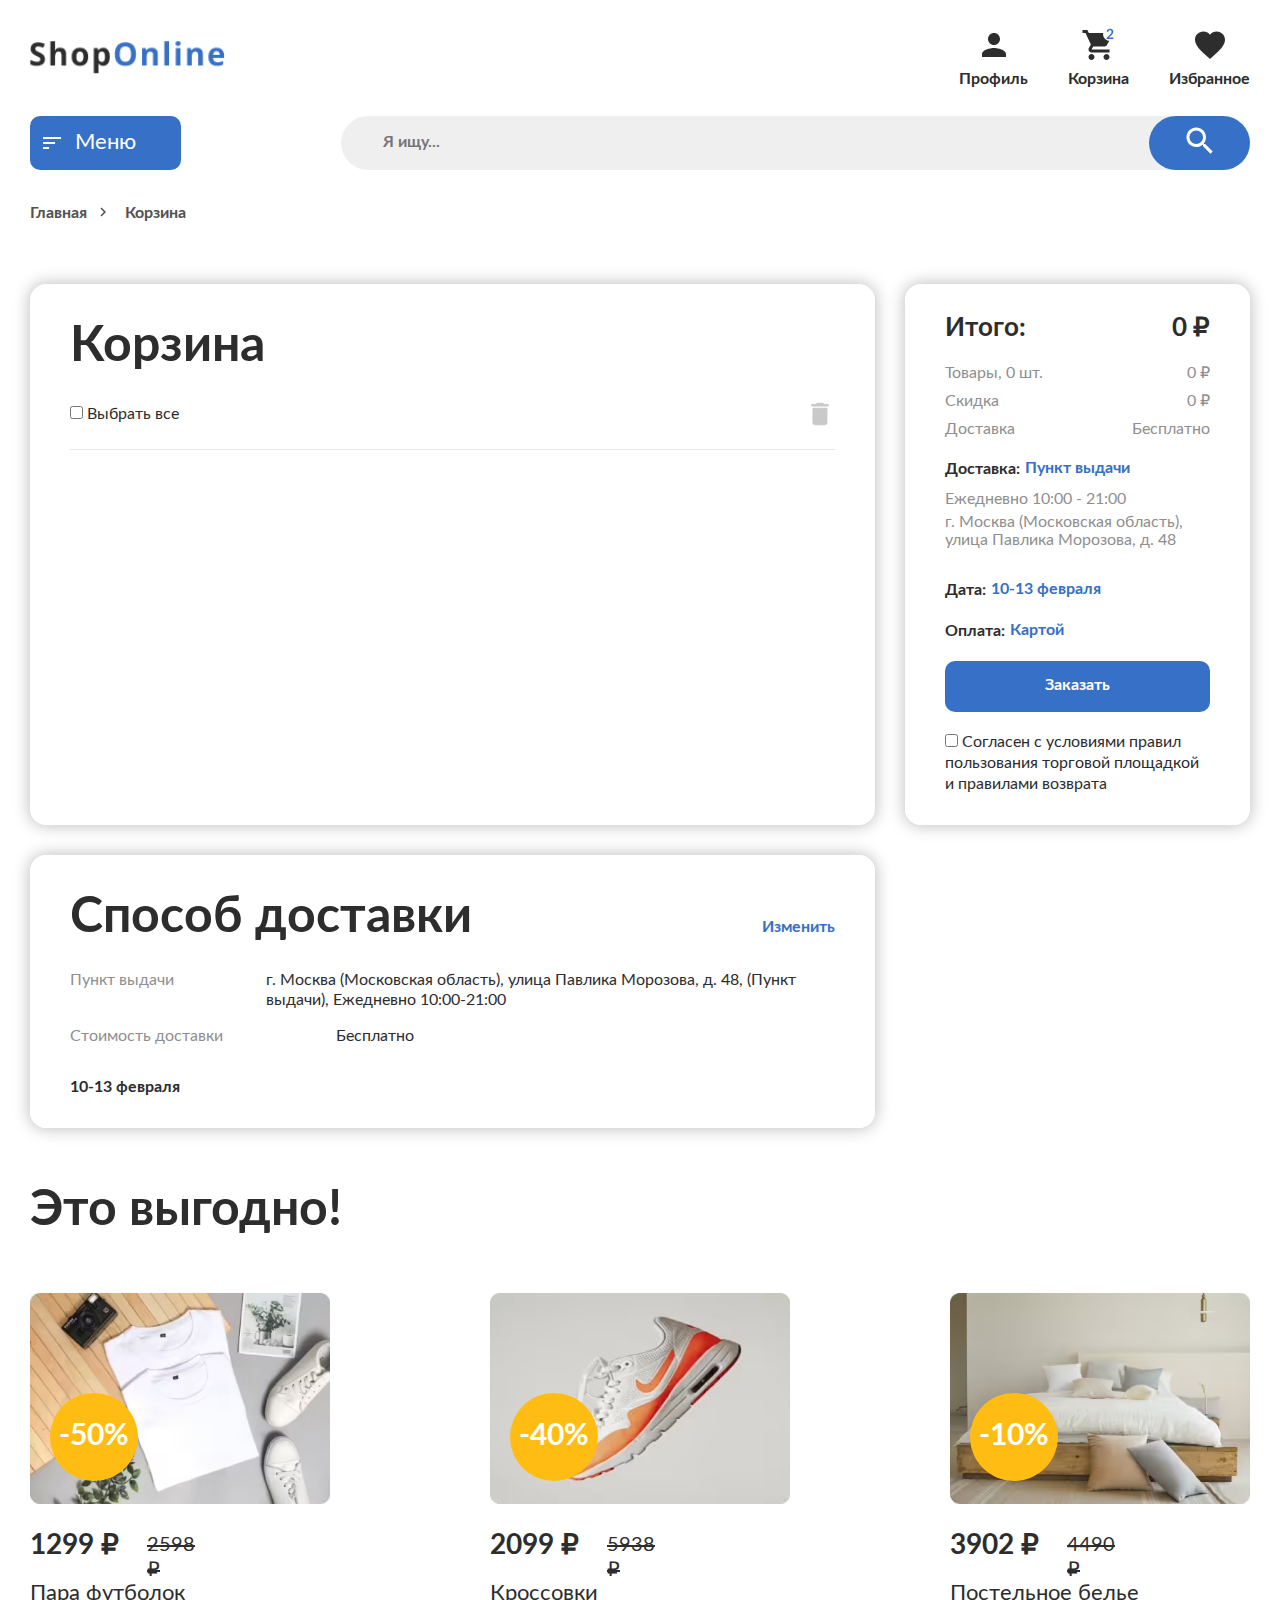
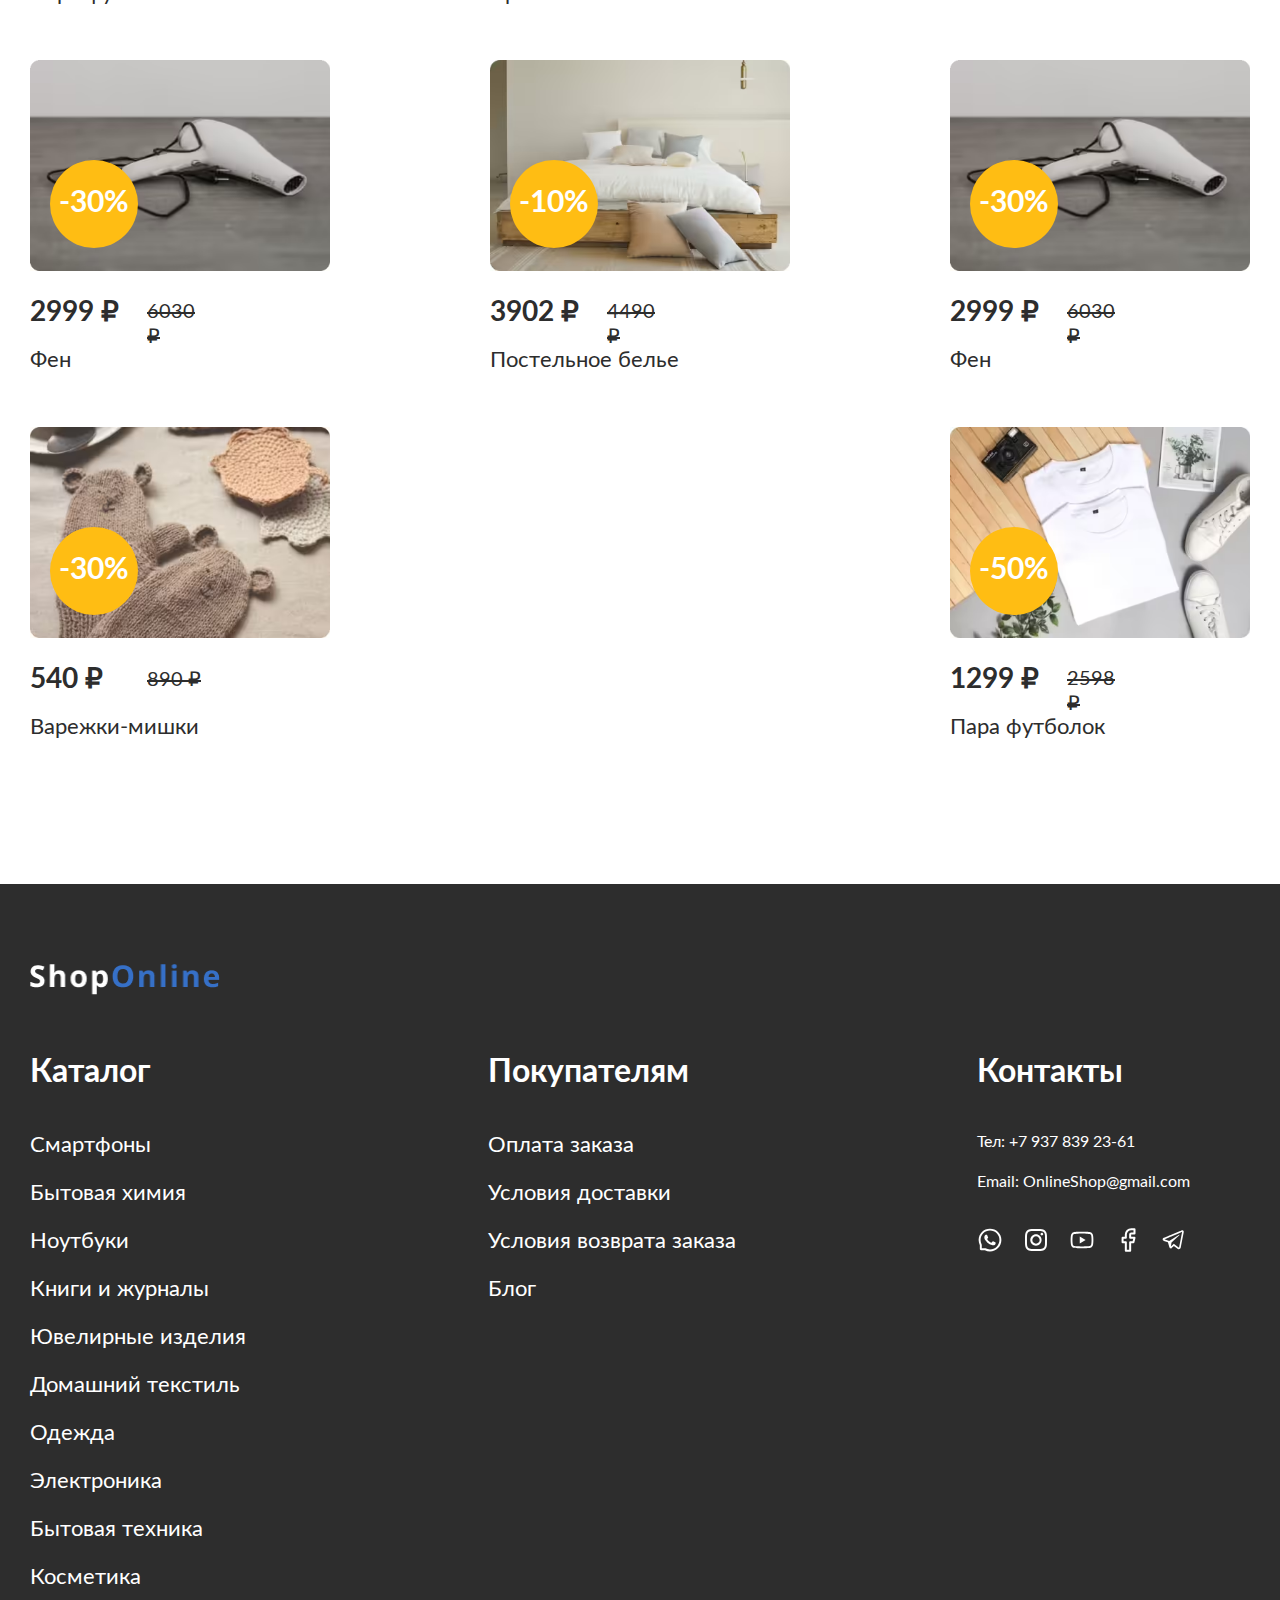
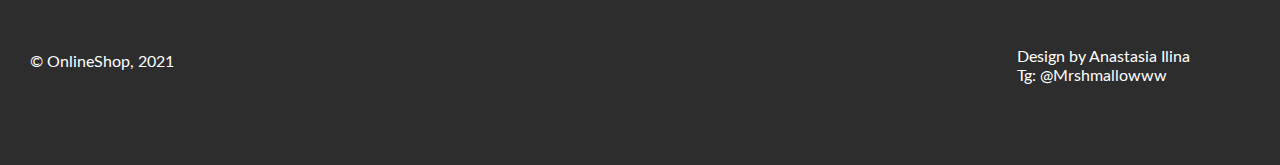
<file: cart.html>
<!DOCTYPE html>
<html lang="ru">
<head>
    <meta charset="UTF-8">
    <meta http-equiv="X-UA-Compatible" content="IE=edge">
    <meta name="viewport" content="width=device-width, initial-scale=1.0">
    <link rel="preload" href="fonts/lato-regular.woff2" as="font" type="font/woff2" crossorigin=""> <!--Добавил предзагрузку шрифтов-->
    <link rel="preload" href="fonts/lato-bold.woff2" as="font" type="font/woff2" crossorigin="">
    
    <style>@charset "UTF-8";@font-face{font-family:Lato;font-weight:400;font-style:normal;font-display:swap;src:url(../fonts/lato-regular.woff2) format("woff2"),url(../fonts/lato-regular.woff) format("woff")}@font-face{font-family:Lato;font-weight:700;font-style:normal;font-display:swap;src:url(../fonts/lato-bold.woff2) format("woff2"),url(../fonts/lato-bold.woff) format("woff")}html{line-height:1.15;-webkit-text-size-adjust:100%}body{margin:0}main{display:block}h1{font-size:2em;margin:.67em 0}a{background-color:transparent}img{border-style:none}button,input{font-family:inherit;font-size:100%;line-height:1.15;margin:0}button,input{overflow:visible}button{text-transform:none}[type=button],[type=submit],button{-webkit-appearance:button}[type=button]::-moz-focus-inner,[type=submit]::-moz-focus-inner,button::-moz-focus-inner{border-style:none;padding:0}[type=button]:-moz-focusring,[type=submit]:-moz-focusring,button:-moz-focusring{outline:ButtonText dotted 1px}fieldset{padding:.35em .75em .625em}legend{-webkit-box-sizing:border-box;box-sizing:border-box;color:inherit;display:table;max-width:100%;padding:0;white-space:normal}[type=checkbox]{-webkit-box-sizing:border-box;box-sizing:border-box;padding:0}::-webkit-file-upload-button{-webkit-appearance:button;font:inherit}html{position:relative;-webkit-box-sizing:border-box;box-sizing:border-box}*,::after,::before{-webkit-box-sizing:inherit;box-sizing:inherit}body{min-width:320px;min-height:100vh;font-family:Lato,sans-serif;font-weight:400;font-size:16px;color:#fff}img,svg{max-width:100%;max-height:100%;height:auto}button{padding:0}a{text-decoration:none;color:inherit}ul{list-style:none;padding:0;margin:0}fieldset,h1,h2,h3,p{margin:0}.visually-hidden{position:fixed;-webkit-transform:scale(0);transform:scale(0)}.container{max-width:1920px;padding:0 30px;margin:0 auto}.header{padding-top:27px;padding-bottom:45px}.header__container{display:grid;grid-template-columns:repeat(16,1fr);gap:30px;-webkit-box-align:center;-ms-flex-align:center;align-items:center;position:relative}.header__logo{grid-column:1/3;min-width:195px}.header__menu{position:relative;grid-column:4/6;width:151px;height:54px;background-color:#3670c7;border-radius:10px;border:none}.header__menu::before{position:absolute;content:"";width:24px;height:24px;top:50%;-webkit-transform:translateY(-50%);transform:translateY(-50%);left:10px;background-image:url(../img/sprite.svg#burger_24px);background-position:center;background-repeat:no-repeat;background-size:cover}.header__menu-text{font-weight:400;font-size:22px;line-height:150%;color:#fff}.header__search-form{display:-webkit-box;display:-ms-flexbox;display:flex;grid-column:6/13;border:1px solid #000;background-color:#efefef;border-radius:30px;border:none;padding-left:40px}.header__search{width:100%;height:54px;background-color:#efefef;border-radius:30px 0 0 30px;border:none;outline:0}.header__search::-webkit-input-placeholder{font-weight:700;font-size:16px;line-height:130%}.header__search::-moz-placeholder{font-weight:700;font-size:16px;line-height:130%}.header__search:-ms-input-placeholder{font-weight:700;font-size:16px;line-height:130%}.header__search::-ms-input-placeholder{font-weight:700;font-size:16px;line-height:130%}.header__search-btn{min-width:101px;height:54px;background-color:#3670c7;border-radius:30px;border:none}.header__navigation{grid-column:13/17;justify-self:end;width:354px;height:61px;color:#2d2d2d;font-weight:700;font-size:16px;line-height:130%}.header__list{display:-webkit-box;display:-ms-flexbox;display:flex;height:100%;gap:70px;-webkit-box-pack:justify;-ms-flex-pack:justify;justify-content:space-between}.header__item{width:-webkit-max-content;width:-moz-max-content;width:max-content;text-align:center}.modal{color:#000;font-size:22px;line-height:150%;padding:50px 0}.modal__container{display:-webkit-box;display:-ms-flexbox;display:flex;-webkit-box-pack:justify;-ms-flex-pack:justify;justify-content:space-between}.modal_none{display:none}.modal__contacts-wrap{-ms-flex-preferred-size:300px;flex-basis:300px}.modal-paragrath{margin-bottom:33px;font-size:38px;line-height:130%}.goods__item_1{background-image:url(../img/book.jpg);background-image:-webkit-image-set(url("../img/book.avif") 1x,url("../img/book.webp") 1x,url("../img/book.jpg") 1x);background-image:image-set(url("../img/book.avif") 1x,url("../img/book.webp") 1x,url("../img/book.jpg") 1x);grid-area:book}.goods__item_2{background-image:url(../img/clock.jpg);background-image:-webkit-image-set(url("../img/clock.avif") 1x,url("../img/clock.webp") 1x,url("../img/clock.jpg") 1x);background-image:image-set(url("../img/clock.avif") 1x,url("../img/clock.webp") 1x,url("../img/clock.jpg") 1x);grid-area:time}.goods__item_3{background-image:url(../img/red_snicker.jpg);background-image:-webkit-image-set(url("../img/red_snicker.avif") 1x,url("../img/red_snicker.webp") 1x,url("../img/red_snicker.jpg") 1x);background-image:image-set(url("../img/red_snicker.avif") 1x,url("../img/red_snicker.webp") 1x,url("../img/red_snicker.jpg") 1x);grid-area:red_boot}.goods__item_4{background-image:url(../img/snickers.jpg);background-image:-webkit-image-set(url("../img/snickers.avif") 1x,url("../img/snickers.webp") 1x,url("../img/snickers.jpg") 1x);background-image:image-set(url("../img/snickers.avif") 1x,url("../img/snickers.webp") 1x,url("../img/snickers.jpg") 1x);grid-area:snickers}.goods__item_5{background-image:url(../img/christmas_present.jpg);background-image:-webkit-image-set(url("../img/christmas_present.avif") 1x,url("../img/christmas_present.webp") 1x,url("../img/christmas_present.jpg") 1x);background-image:image-set(url("../img/christmas_present.avif") 1x,url("../img/christmas_present.webp") 1x,url("../img/christmas_present.jpg") 1x);grid-area:presents}.goods__item_6{background-image:url(../img/laptop.jpg);background-image:-webkit-image-set(url("../img/laptop.avif") 1x,url("../img/laptop.webp") 1x,url("../img/laptop.jpg") 1x);background-image:image-set(url("../img/laptop.avif") 1x,url("../img/laptop.webp") 1x,url("../img/laptop.jpg") 1x);grid-area:tv}.goods__item_7{background-image:url(../img/2022.jpg);background-image:-webkit-image-set(url("../img/2022.avif") 1x,url("../img/2022.webp") 1x,url("../img/2022.jpg") 1x);background-image:image-set(url("../img/2022.avif") 1x,url("../img/2022.webp") 1x,url("../img/2022.jpg") 1x);grid-area:new_year}.goods__item_8{background-image:url(../img/girl.jpg);background-image:-webkit-image-set(url("../img/girl.avif") 1x,url("../img/girl.webp") 1x,url("../img/girl.jpg") 1x);background-image:image-set(url("../img/girl.avif") 1x,url("../img/girl.webp") 1x,url("../img/girl.jpg") 1x);grid-area:girl}.goods__item_9{background-image:url(../img/chemicals.jpg);background-image:-webkit-image-set(url("../img/chemicals.avif") 1x,url("../img/chemicals.webp") 1x,url("../img/chemicals.jpg") 1x);background-image:image-set(url("../img/chemicals.avif") 1x,url("../img/chemicals.webp") 1x,url("../img/chemicals.jpg") 1x);grid-area:chemical}.goods__item_10{background-image:url(../img/christmas_balls.jpg);background-image:-webkit-image-set(url("../img/christmas_balls.avif") 1x,url("../img/christmas_balls.webp") 1x,url("../img/christmas_balls.jpg") 1x);background-image:image-set(url("../img/christmas_balls.avif") 1x,url("../img/christmas_balls.webp") 1x,url("../img/christmas_balls.jpg") 1x);grid-area:balls}.byer-info{display:-webkit-box;display:-ms-flexbox;display:flex;-webkit-box-orient:vertical;-webkit-box-direction:normal;-ms-flex-direction:column;flex-direction:column;gap:15px}.byer-info__item{min-height:33px}.catalog{display:grid;grid-template-columns:repeat(2,1fr);grid-auto-rows:33px;-ms-flex-wrap:wrap;flex-wrap:wrap;gap:15px 30px}.catalog-title{font-size:32px;line-height:130%;margin-bottom:40px}.container-wrap{display:-webkit-box;display:-ms-flexbox;display:flex;gap:100px;-webkit-box-pack:justify;-ms-flex-pack:justify;justify-content:space-between;margin-bottom:50px}.breadcrumb{display:-webkit-box;display:-ms-flexbox;display:flex;gap:38px;-webkit-box-align:center;-ms-flex-align:center;align-items:center;margin-bottom:80px}.breadcrumb__item{position:relative;color:var(--5,#525252);font-size:16px;font-weight:700;line-height:130%}.breadcrumb__item:not(:last-of-type)::after{position:absolute;content:"";background-image:url(../img/sprite.svg#keyboard_arrow_right);background-repeat:no-repeat;background-size:cover;background-position:center;padding-left:8px;right:-25px;height:18px;width:18px}.article__wrapper-text{grid-area:text;display:-webkit-box;display:-ms-flexbox;display:flex;-webkit-box-orient:vertical;-webkit-box-direction:normal;-ms-flex-direction:column;flex-direction:column;-webkit-box-pack:justify;-ms-flex-pack:justify;justify-content:space-between}.article__promo-1{grid-area:promoFirst;background-image:url(../img/promo-1.jpg)}.article__promo-2{grid-area:promoSecond;background-image:url(../img/promo-2.jpg)}.basket{color:#2d2d2d}.cart{grid-area:cart;padding:30px 40px;border-radius:16px;border:none;-webkit-box-shadow:0 0 16px 1px rgba(0,0,0,.25);box-shadow:0 0 16px 1px rgba(0,0,0,.25)}.cart__title{font-size:50px;font-weight:700;line-height:130%;margin-bottom:20px}.cart__del-add-wrap{display:-webkit-box;display:-ms-flexbox;display:flex;-webkit-box-pack:justify;-ms-flex-pack:justify;justify-content:space-between;-webkit-box-align:center;-ms-flex-align:center;align-items:center;border-bottom:1px solid #e8e8e8;margin-bottom:20px;padding-bottom:20px}.cart__del{border:none;background-color:transparent;background-image:url(../img/sprite.svg#delete);background-position:center;background-repeat:no-repeat;background-size:cover;width:30px;height:30px}.delivery{grid-area:delivery;padding:30px 40px;border-radius:16px;border:none;background-color:#fff;-webkit-box-shadow:0 0 16px 1px rgba(0,0,0,.25);box-shadow:0 0 16px 1px rgba(0,0,0,.25)}.delivery__title-wrap{display:-webkit-box;display:-ms-flexbox;display:flex;-webkit-box-pack:justify;-ms-flex-pack:justify;justify-content:space-between;-webkit-box-align:center;-ms-flex-align:center;align-items:center}.delivery__btn{color:#3670c7;border:none;background-color:transparent;font-weight:700;line-height:1.3}.delivery__item{display:-webkit-box;display:-ms-flexbox;display:flex}.delivery__item_mb-15{margin-bottom:15px}.delivery__item_mb-30{margin-bottom:30px}.delivery__point{-ms-flex-preferred-size:266px;flex-basis:266px;color:#8f8f8f;line-height:1.3}.delivery__point_bold{color:#2d2d2d;font-weight:700}.delivery__description{line-height:1.3}.delivery__preview-wrap{display:-webkit-box;display:-ms-flexbox;display:flex;gap:17px}.check{grid-area:check;display:-webkit-box;display:-ms-flexbox;display:flex;-webkit-box-orient:vertical;-webkit-box-direction:normal;-ms-flex-direction:column;flex-direction:column;gap:20px;border-radius:16px;border:none;background-color:#fff;-webkit-box-shadow:0 0 16px 1px rgba(0,0,0,.25);box-shadow:0 0 16px 1px rgba(0,0,0,.25);padding:30px 40px}.check__list{display:-webkit-box;display:-ms-flexbox;display:flex;-webkit-box-orient:vertical;-webkit-box-direction:normal;-ms-flex-direction:column;flex-direction:column;gap:10px;color:#8f8f8f}.check__item{display:-webkit-box;display:-ms-flexbox;display:flex;-webkit-box-pack:justify;-ms-flex-pack:justify;justify-content:space-between}.check__total-wrap{display:-webkit-box;display:-ms-flexbox;display:flex;-webkit-box-pack:justify;-ms-flex-pack:justify;justify-content:space-between}.check__total-price,.check__total-text{font-size:26px;font-weight:700}.check__info-wrap{display:-webkit-box;display:-ms-flexbox;display:flex;-webkit-box-orient:vertical;-webkit-box-direction:normal;-ms-flex-direction:column;flex-direction:column;gap:5px;margin-bottom:10px}.check__info-wrapper{display:-webkit-box;display:-ms-flexbox;display:flex;gap:5px}.check__info{color:#8f8f8f}.check__info_bold{font-weight:700;line-height:1.3;color:#2d2d2d}.check__info_blue{color:#3670c7;font-weight:700}.check__info_mb-10{margin-bottom:5px}.check__btn{-ms-flex-item-align:center;align-self:center;padding:14px 100px 16px;border-radius:10px;border:none;background-color:#3670c7;font-weight:700;line-height:1.3;color:#fff}.check__personalData-label{line-height:1.3}.basket__form{display:grid;grid-template-columns:3fr 1fr;grid-template-rows:auto;grid-template-areas:"cart check" "delivery .";gap:30px}@media (min-width:1280px){.modal__catalog{display:grid;grid-template-columns:repeat(2,1fr);grid-auto-rows:33px;gap:20px 60px}}@media (max-width:1280px){.header{padding-bottom:30px}.header__container{grid-template-columns:repeat(4,1fr);grid-template-rows:repeat(2,1fr);gap:24px}.header__logo{grid-column:1/2;grid-row:1/2}.header__menu{grid-column:1/2;grid-row:2/3;z-index:0}.header__search-form{grid-column:2/5;grid-row:2/3}.header__navigation{grid-column:3/5;grid-row:1/2;width:auto}.header__list{gap:40px}.catalog{grid-template-columns:auto}.container-wrap{-ms-flex-wrap:wrap;flex-wrap:wrap;gap:50px 40px;margin-right:60px}.breadcrumb{margin-bottom:60px}}@media (max-width:1024px){.modal__contacts-wrap{-ms-flex-preferred-size:auto;flex-basis:auto}.cart__title{font-size:40px}.basket__form{grid-template-columns:1fr 1fr;grid-template-areas:"cart cart" "delivery delivery" "check ."}}@media (max-width:780px){.modal{font-size:16px}.catalog-title{font-size:26px}.container-wrap{gap:50px 20px}.breadcrumb__item{font-size:14px}.basket__form{font-size:14px}.cart__title{font-size:24px}.cart__del{grid-area:del;justify-self:flex-end}.cart__del_main{display:none}.cart__image-wrap{grid-area:img;margin-right:0;margin-bottom:15px}.cart__description-wrap{grid-area:desc}.cart__counter-wrap{grid-area:count;-webkit-box-align:center;-ms-flex-align:center;align-items:center}.cart__price-wrap{grid-area:price;display:-webkit-box;display:-ms-flexbox;display:flex;-webkit-box-align:center;-ms-flex-align:center;align-items:center;gap:12px}.delivery__title{display:none}.delivery__btn{font-size:16px}.delivery__item{display:block}.delivery__item_mb-30{padding-bottom:20px;margin-bottom:20px;border-bottom:1px solid #e8e8e8}.delivery__point{display:none}.delivery__point_bold{display:block;margin-bottom:15px}.delivery__point_bold{font-size:16px}.delivery__description_border{color:#8f8f8f}.check{font-size:12px}.check__total-price,.check__total-text{font-size:22px}.check__info-wrapper{-webkit-box-pack:justify;-ms-flex-pack:justify;justify-content:space-between}.check__btn{-ms-flex-item-align:auto;align-self:auto}.basket__form{grid-template-columns:1fr;grid-template-areas:"cart" "delivery" "check";gap:20px}}@media (max-width:768px){.header__logo{min-width:165px}.header__menu{height:42px;width:115px}.header__menu-text{font-size:16px}.header__search{height:42px}.header__search-btn{height:42px;min-width:82px}.header__navigation{height:44px}.header__list{gap:30px}.header__item svg{max-width:25px;max-height:25px}.header__item-text{font-size:12px}}@media (max-width:580px){.header__container{grid-template-rows:repeat(3,1fr);gap:20px}.header__logo{grid-column:1/2;grid-row:1/2}.header__menu{height:30px;grid-column:1/2;grid-row:2/3}.header__search-form{grid-column:1/5;grid-row:3/4}.header__search{height:30px}.header__search-btn{height:30px;min-width:50px}.header__search-btn svg{width:20px;height:20px}.header__navigation{grid-column:2/5;grid-row:2/3}.header__list{gap:20px;-webkit-box-align:center;-ms-flex-align:center;align-items:center}.header__item p{position:fixed;-webkit-transform:scale(0);transform:scale(0)}}@media (max-width:480px){.container{padding:0 20px}.header{padding-bottom:20px}.header__menu::before{width:14px;height:14px}.byer-info{gap:8px}.catalog{gap:8px}.catalog-title{font-size:20px}.container-wrap{margin-right:0}.breadcrumb{gap:23px;margin-bottom:30px}.breadcrumb__item{font-size:8px}.breadcrumb__item:not(:last-of-type)::after{right:-15px;height:11px;width:11px}.delivery__btn{font-size:12px;margin-bottom:10px}.delivery__item_mb-30{padding-bottom:15px;margin-bottom:15px}.delivery__point_bold{font-size:12px;margin-bottom:10px}.delivery__description{font-size:10px}.delivery__description_border{font-size:12px}.check{font-size:10px}.check__list{font-size:10px}.check__total-price,.check__total-text{font-size:16px}.check__info-wrap{gap:10px}.check__info_bold{font-size:12px}.check__info_blue{font-size:12px}.check__btn{font-size:12px}}</style>
    <link rel="stylesheet" href="css/index.min.css" media="print" onload="this.media='all'">
    <script type="module" src="js/index.min.js"></script>

    <title>Онлайн магазин ShopOnline</title>
</head>
  


<body>
  <header class="header">
    <div class="container header__container">
      <h1 class="header__title visually-hidden">Главная страница онлайн магазина ShopOnline</h1>
      <img class="header__logo" src="img/logo.png" alt="Логотип онлайн магазина">
      <button class="header__menu btn" aria-haspopup="true" aria-expanded="false">
        <span class="header__menu-text">Меню</span>
      </button>
      <form action="https://jsonplaceholder.typicode.com/posts" 
            class="header__search-form" 
            method="post" 
            enctype="application/x-www-form-urlencoded"
      >
          <input type="text" class="header__search" id="search" placeholder="Я ищу..." onfocus="this.placeholder=''" onblur="this.placeholder='Я ищу...'" name="search-input">
          <label for="search" class="header__search-label visually-hidden">Поиск</label>
          <button class="header__search-btn" type="submit" aria-label="Поиск на сайте">
            <svg width="27" height="27" viewBox="0 0 27 27" fill="none" xmlns="http://www.w3.org/2000/svg">
              <path d="M19.25 17H18.065L17.645 16.595C19.115 14.885 20 12.665 20 10.25C20 4.865 15.635 0.5 10.25 0.5C4.865 0.5 0.5 4.865 0.5 10.25C0.5 15.635 4.865 20 10.25 20C12.665 20 14.885 19.115 16.595 17.645L17 18.065V19.25L24.5 26.735L26.735 24.5L19.25 17ZM10.25 17C6.515 17 3.5 13.985 3.5 10.25C3.5 6.515 6.515 3.5 10.25 3.5C13.985 3.5 17 6.515 17 10.25C17 13.985 13.985 17 10.25 17Z" fill="white"/>
            </svg>
          </button>
      </form>
      <nav class="header__navigation">
          <ul class="header__list">
              <li class="header__item" tabindex="0">
                <svg width="36" height="36" viewBox="0 0 36 36" fill="none" xmlns="http://www.w3.org/2000/svg">
                  <path d="M18 18C21.315 18 24 15.315 24 12C24 8.685 21.315 6 18 6C14.685 6 12 8.685 12 12C12 15.315 14.685 18 18 18ZM18 21C13.995 21 6 23.01 6 27V30H30V27C30 23.01 22.005 21 18 21Z" fill="#2D2D2D"/>
                </svg>
                <p class="header__item-text">Профиль</p>
              </li>
              <li class="header__item" tabindex="0">
                <svg width="36" height="36" viewBox="0 0 36 36" fill="none" xmlns="http://www.w3.org/2000/svg">
                  <path d="M10.5 27C8.85 27 7.515 28.35 7.515 30C7.515 31.65 8.85 33 10.5 33C12.15 33 13.5 31.65 13.5 30C13.5 28.35 12.15 27 10.5 27ZM1.5 3V6H4.5L9.9 17.385L7.875 21.06C7.635 21.48 7.5 21.975 7.5 22.5C7.5 24.15 8.85 25.5 10.5 25.5H28.5V22.5H11.13C10.92 22.5 10.755 22.335 10.755 22.125L10.8 21.945L12.15 19.5H23.325C24.45 19.5 25.44 18.885 25.95 17.955L31.32 8.22C31.44 8.01 31.5 7.755 31.5 7.5C31.5 6.675 30.825 6 30 6H7.815L6.405 3H1.5ZM25.5 27C23.85 27 22.515 28.35 22.515 30C22.515 31.65 23.85 33 25.5 33C27.15 33 28.5 31.65 28.5 30C28.5 28.35 27.15 27 25.5 27Z" fill="#2D2D2D"/>
                  <circle cx="29" cy="7" r="7" fill="white"/>
                  <path d="M31.867 10.39C32.0537 10.39 32.2007 10.4437 32.308 10.551C32.42 10.6537 32.476 10.7913 32.476 10.964V12H25.532V11.426C25.532 11.3093 25.5553 11.188 25.602 11.062C25.6533 10.9313 25.7327 10.8147 25.84 10.712L28.913 7.632C29.1697 7.37067 29.3983 7.121 29.599 6.883C29.8043 6.645 29.9747 6.40933 30.11 6.176C30.2453 5.94267 30.348 5.707 30.418 5.469C30.4927 5.22633 30.53 4.972 30.53 4.706C30.53 4.46333 30.495 4.251 30.425 4.069C30.355 3.88233 30.2547 3.726 30.124 3.6C29.998 3.474 29.844 3.38067 29.662 3.32C29.4847 3.25467 29.284 3.222 29.06 3.222C28.8547 3.222 28.6633 3.25233 28.486 3.313C28.3133 3.369 28.1593 3.45067 28.024 3.558C27.8887 3.66067 27.7743 3.782 27.681 3.922C27.5877 4.062 27.5177 4.216 27.471 4.384C27.3917 4.59867 27.289 4.741 27.163 4.811C27.037 4.881 26.855 4.89733 26.617 4.86L25.707 4.699C25.777 4.21367 25.9123 3.789 26.113 3.425C26.3137 3.05633 26.5633 2.75067 26.862 2.508C27.1653 2.26067 27.5107 2.07633 27.898 1.955C28.29 1.829 28.71 1.766 29.158 1.766C29.6247 1.766 30.0517 1.836 30.439 1.976C30.8263 2.11133 31.1577 2.305 31.433 2.557C31.7083 2.809 31.923 3.11233 32.077 3.467C32.231 3.82167 32.308 4.216 32.308 4.65C32.308 5.02333 32.252 5.36867 32.14 5.686C32.0327 6.00333 31.8857 6.30667 31.699 6.596C31.517 6.88533 31.3023 7.16533 31.055 7.436C30.8077 7.70667 30.5487 7.982 30.278 8.262L27.996 10.593C28.2153 10.5277 28.4323 10.4787 28.647 10.446C28.8663 10.4087 29.074 10.39 29.27 10.39H31.867Z" fill="#3670C7"/>
                </svg>
                <p class="header__item-text">Корзина</p>
              </li>
              <li class="header__item" tabindex="0">
                <svg width="36" height="36" viewBox="0 0 36 36" fill="none" xmlns="http://www.w3.org/2000/svg">
                  <path d="M18 32.025L15.825 30.045C8.1 23.04 3 18.42 3 12.75C3 8.13 6.63 4.5 11.25 4.5C13.86 4.5 16.365 5.715 18 7.635C19.635 5.715 22.14 4.5 24.75 4.5C29.37 4.5 33 8.13 33 12.75C33 18.42 27.9 23.04 20.175 30.06L18 32.025Z" fill="#2D2D2D"/>
                </svg>
                <p class="header__item-text">Избранное</p>
              </li>
          </ul>
      </nav>
    </div>
  </header>

  <div class="modal modal_none">
    <div class="modal__body">
      <div class="modal__container container container-wrap">
        <h2 class="modal__title visually-hidden">Каталог, информация покупателям и обратная связь</h2>
          
        <div class="modal__catalog-wrap catalog-wrap">
            <h3 class="modal__catalog-title modal-paragrath catalog-title" tabindex="0">Каталог</h3>
            <ul class="modal__catalog catalog" id="modal-catalog">
              <li class="catalog__item">
                <a href="#" aria-label="Смартфоны">Смартфоны</a></li>
              <li class="catalog__item">
                <a href="#" aria-label="Бытовая химия">Бытовая химия</a></li>
              <li class="catalog__item">
                <a href="./page.html" aria-label="Ноутбуки">Ноутбуки</a></li>
              <li class="catalog__item">
                <a href="#" aria-label="Книги и журнал">Книги и журналы</a></li>
              <li class="catalog__item">
                <a href="#" aria-label="Ювелирные изделия">Ювелирные изделия</a></li>
              <li class="catalog__item">
                <a href="#" aria-label="Домашний текстиль">Домашний текстиль</a></li>
              <li class="catalog__item">
                <a href="#" aria-label="Одежда">Одежда</a></li>
              <li class="catalog__item">
                <a href="#" aria-label="Электроника">Электроника</a></li>
              <li class="catalog__item">
                <a href="#" aria-label="Бытовая техника">Бытовая техника</a></li>
              <li class="catalog__item">
                <a href="#" aria-label="Косметика">Косметика</a></li>
            </ul>
          </div>
    
          <div class="modal__byer-info-wrap byer-info-wrap">
            <h3 class="modal__byer-info-title modal-paragrath catalog-title" tabindex="0">Покупателям</h3>
            <ul class="modal__byer-info byer-info">
              <li class="byer-info__item">
                <a href="#" aria-label="Оплата заказа">Оплата заказа</a></li>
              <li class="byer-info__item">
                <a href="#" aria-label="Условия доставки">Условия доставки</a></li>
              <li class="byer-info__item">
                <a href="#" aria-label="Условия возврата заказа">Условия возврата заказа</a></li>
              <li class="byer-info__item">
                <a href="./blog.html" aria-label="Блог">Блог</a></li>
            </ul>
          </div>
    
          <div class="modal__contacts-wrap">
            <h3 class="modal__contacts-title modal-paragrath catalog-title" tabindex="0">Связаться с нами</h3>
            <p class="modal__contacts-paragrath">Контакты</p>  
        </div>
      </div>
    </div>
  </div>

<main>
  <section class="basket">
    <div class="container">
      <h1 class="basket__title visually-hidden">Продуктовая корзина для покупки и управления товарами</h1>
      
      <ul class="basket__breadcrumb breadcrumb">
        <li class="breadcrumb__item">
          <a class="breadcrumb__link" href="./index.html">Главная</a>
        </li>
        <li class="breadcrumb__item">
          <a class="breadcrumb__link" href="#">Корзина</a>
        </li>
      </ul>

      <form class="basket__form" action="" name="basket">
        <fieldset class="basket__cart-wrapper cart">
          <legend class="cart__legend visually-hidden">Корзина</legend>
          <h2 class="cart__title">Корзина</h2>

          <div class="cart__del-add-wrap">
            <label class="cart__label cart__label_all">
              <input class="cart__input cart__input_all" type="checkbox" name="userGoods" value="all">
              Выбрать все
            </label>

            <button class="cart__del cart__del_main" type="button"></button>            
          </div>


          <ul class="cart__list">
            <!-- <li class="cart__item cart__item_1">
              <label class="cart__label visually-hidden" for="cartGood-1">Выбрать этот товар</label>
              <input class="cart__input cart__input_item" id="cartGood-1" type="checkbox" name="userGoods" value="1">
              <div class="cart__common-info-wrap">
                <div class="cart__image-wrap">
                  <img class="cart__image" src="./img/pc-1.png" alt="Игровой ноутбук ASUS G513IE-HN004T">
                </div>
                <div class="cart__description-wrap">
                  <p class="cart__description-title">15.6" Игровой ноутбук ASUS G513IE-HN004T</p>
                  <p class="cart__description">Цвет: черный</p>
                  <p class="cart__description">Оперативная память: 16 ГБ</p>
                </div>              
              </div>

              <div class="cart__counter-wrap">
                <button class="cart__counter-btn cart__counter-btn_prev" disabled>−</button>
                <span class="cart__count">1</span>
                <button class="cart__counter-btn cart__counter-btn_next">+</button>
              </div>
              <div class="cart__price-wrap">
                <p class="cart__price-current">109 090 ₽</p>
                <p class="cart__price-not-sale">140 590 ₽</p>
                <a class="cart__price-bank" href="">В кредит от 5600 ₽</a>
              </div>
            </li> -->


            <!-- <li class="cart__item cart__item_1" data-id="02">
              <label class="cart__label visually-hidden" for="cartGood-2">Выбрать этот товар</label>
              <input class="cart__input cart__input_item" id="cartGood-2" type="checkbox" name="userGoods" value="2">
              <div class="cart__common-info-wrap">
                <div class="cart__image-wrap">
                  <img class="cart__image" src="./img/pc-1.png" alt="Игровой ноутбук ASUS G513IE-HN004T">
                </div>
                <div class="cart__description-wrap">
                  <p class="cart__description-title">15.6" Игровой ноутбук ASUS G513IE-HN004T</p>
                  <p class="cart__description">Цвет: черный</p>
                  <p class="cart__description">Оперативная память: 16 ГБ</p>
                </div>              
              </div>

              <div class="cart__counter-wrap">
                <button class="cart__counter-btn cart__counter-btn_prev" type="button" data-action="minus">−</button>
                <span class="cart__count" data-counter>1</span>
                <button class="cart__counter-btn cart__counter-btn_next" type="button" data-action="plus">+</button>
              </div>
              <div class="cart__price-wrap">
                <p class="cart__price-current">109090 ₽</p>
                <p class="cart__price-not-sale">140590 ₽</p>
                <a class="cart__price-bank" href="">В кредит от 5600 ₽</a>
              </div>
            </li> -->
            
          </ul>


        </fieldset>
        <fieldset class="basket__delivery-wrapper delivery">
          <legend class="delivery__legend visually-hidden">Способ доставки</legend>
          <div class="delivery__title-wrap">
            <h2 class="delivery__title cart__title">Способ доставки</h2>
            <button class="delivery__btn">Изменить</button>            
          </div>

          <ul class="delivery-list">
            <li class="delivery__item delivery__item_mb-15">
              <p class="delivery__point">Пункт выдачи</p>
              <p class="delivery__description">г. Москва (Московская область), улица Павлика Морозова, д. 48, (Пункт выдачи), Ежедневно 10:00-21:00</p>
            </li>
            <li class="delivery__item delivery__item_mb-30">
              <p class="delivery__point">Стоимость доставки</p>
              <p class="delivery__description delivery__description_border">Бесплатно</p>
            </li>
            <li class="delivery__item">
              <p class="delivery__point delivery__point_bold">10-13 февраля</p>
              <ul class="delivery__preview-wrap">
                <!-- <li class="delivery__preview delivery__preview_1">
                </li>
                <li class="delivery__preview delivery__preview_2">
                </li> -->
              </ul>
            </li>
          </ul>

        </fieldset>
        <fieldset class="basket__check-wrapper check">
          <legend class="check-legend visually-hidden">Итог</legend>
          <div class="check__total-wrap">
            <p class="check__total-text">Итого:</p>
            <p class="check__total-price">0 ₽</p>
          </div>
          <ul class="check__list">
            <li class="check__item">
              <p class="check__point check__point_amount">Товары, 0  шт.</p>
              <p class="check__description check__description_price">0 ₽</p>
            </li>
            <li class="check__item">
              <p class="check__point">Скидка</p>
              <p class="check__description check__description_sale">0 ₽</p>
            </li>
            <li class="check__item">
              <p class="check__point">Доставка</p>
              <p class="check__description">Бесплатно</p>
            </li>
          </ul>
          <div class="check__info-wrap">
            <div class="check__info-wrapper">
              <p class="check__info check__info_bold check__info_mb-10">Доставка:</p>
              <span class="check__info_blue">Пункт выдачи</span>
            </div>
            <p class="check__info">Ежедневно 10:00 - 21:00</p>
            <p class="check__info">г. Москва (Московская область), улица Павлика Морозова, д. 48</p>
          </div>
          <div class="check__info-wrapper">
            <p class="check__info check__info_bold">Дата: </p>
            <span class="check__info_blue">10-13 февраля</span>
          </div>
          <div class="check__info-wrapper">
            <p class="check__info check__info_bold">Оплата: </p>
            <span class="check__info_blue">Картой</span>
          </div>

          <button class="check__btn">Заказать</button>
          
          <label class="check__personalData-label" for="agreePersonalData">
            <input class="check__personalData-input" id ="agreePersonalData" type="checkbox" name="agreePersonalData">
            Согласен <a href="#">с условиями правил</a> пользования торговой площадкой и правилами возврата
          </label>
        </fieldset>
      </form>

    </div>
  </section>
  <section class="sale">
    <div class="container">
      <h2 class="sale__title">Это выгодно!</h2>
      <ul class="sale__list" aria-label="Посмотреть все скидки">
        <li class="sale__img card  card_1">
          <a class = "card__link" href="#" aria-label="Перейти к товару">
            <picture>
              <source srcset="img/t-shirt.avif" type="image/avif"> 
              <source srcset="img/t-shirt.webp" type="image/webp">
              <img class = "card__image" src="./img/t-shirt.jpg" alt="Пара футболок белого цвета" width="420" height="295" loading="lazy">
            </picture>
            <p class="card__price card__price_1">1299 ₽</p>
            <p class="card__text">Пара футболок</p>
          </a>
        </li>
        <li class="sale__img card card_2">
          <a class = "card__link" href="#" aria-label="Перейти к товару">
            <picture>
              <source srcset="./img/boots_sale.avif" type="image/avif"> 
              <source srcset="./img/boots_sale.webp" type="image/webp">
              <img class = "card__image" src="./img/boots_sale.jpg" alt="Кроссовки Nike Air белые с красной полосой" width="420" height="295" loading="lazy">
            </picture>
            <p class="card__price card__price_2">2099 ₽</p>
            <p class="card__text">Кроссовки</p>
          </a>
        </li>
        <li class="sale__img card card_3">
          <a class = "card__link" href="#" aria-label="Перейти к товару">
            <picture>
              <source srcset="./img/bed_sale.avif" type="image/avif"> 
              <source srcset="./img/bed_sale.webp" type="image/webp">
              <img class = "card__image" src="./img/bed_sale.jpg" alt="Постельное белье белого цвета" width="420" height="295" loading="lazy">
            </picture>
            <p class="card__price card__price_3">3902 ₽</p>
            <p class="card__text">Постельное белье</p>
          </a>
        </li>
        <li class="sale__img card card_4">
          <a class = "card__link" href="#" aria-label="Перейти к товару">
            <picture>
              <source srcset="./img/fan.avif" type="image/avif"> 
              <source srcset="./img/fan.webp" type="image/webp">
              <img class = "card__image" src="./img/fan.jpg" alt="Фен" width="420" height="295" loading="lazy">
            </picture>
            <p class="card__price card__price_4">2999 ₽</p>
            <p class="card__text">Фен</p>
          </a>
        </li>
        <li class="sale__img card card_3">
          <a class = "card__link" href="#" aria-label="Перейти к товару">
            <picture>
              <source srcset="./img/bed_sale.avif" type="image/avif"> 
              <source srcset="./img/bed_sale.webp" type="image/webp">
              <img class = "card__image" src="./img/bed_sale.jpg" alt="Постельное белье белого цвета" width="420" height="295" loading="lazy">
            </picture>
            <p class="card__price card__price_3">3902 ₽</p>
            <p class="card__text">Постельное белье</p>
          </a>
        </li>
        <li class="sale__img card card_4">
          <a class = "card__link" href="#" aria-label="Перейти к товару">
            <picture>
              <source srcset="./img/fan.avif" type="image/avif"> 
              <source srcset="./img/fan.webp" type="image/webp">
              <img class = "card__image" src="./img/fan.jpg" alt="Фен" width="420" height="295" loading="lazy">
            </picture>
            <p class="card__price card__price_4">2999 ₽</p>
            <p class="card__text">Фен</p>
          </a>
        </li>
        <li class="sale__img card card_5">
          <a class = "card__link" href="#" aria-label="Перейти к товару">
            <picture>
              <source srcset="./img/bears_sale.avif" type="image/avif"> 
              <source srcset="./img/bears_sale.webp" type="image/webp">
              <img class = "card__image" src="./img/bears_sale.jpg" alt="Варежки-мишки" width="420" height="295" loading="lazy">
            </picture>
            <p class="card__price card__price_5">540 ₽</p>
            <p class="card__text">Варежки-мишки</p>
          </a>
        </li>
        <li class="sale__img card card_1">
          <a class = "card__link" href="#" aria-label="Перейти к товару">
            <picture>
              <source srcset="./img/t-shirt.avif" type="image/avif"> 
              <source srcset="./img/t-shirt.webp" type="image/webp">
              <img class = "card__image" src="./img/t-shirt.jpg" alt="Пара футболок белого цвета" width="420" height="295" loading="lazy">
            </picture>
            <p class="card__price card__price_1">1299 ₽</p>
            <p class="card__text">Пара футболок</p>
          </a>
        </li>
      </ul>
    </div>
  </section>
</main>

<footer class="footer">
  <div class="container footer__container">
    <h2 class="footer__title visually-hidden">Подвал сайта интернет-магазина</h2>
    
    <div class="footer__container-wrap container-wrap">
      <div class="footer__logo-wrap">
        <img class="footer__logo" src="img/logo-footer.png" alt="Логотип онлайн магазина" width="190" height="41" loading="lazy">
      </div>

      <div class="footer__catalog-wrap catalog-wrap">
        <h3 class="footer__catalog-title footer-paragrath catalog-title" tabindex="0">Каталог</h3>
        <ul class="footer__catalog catalog" id="footer-catalog">
          <li class="catalog__item">
            <a href="#" aria-label="Смартфоны">Смартфоны</a></li>
          <li class="catalog__item">
            <a href="#" aria-label="Бытовая химия">Бытовая химия</a></li>
          <li class="catalog__item">
            <a href="./page.html" aria-label="Ноутбуки">Ноутбуки</a></li>
          <li class="catalog__item">
            <a href="#" aria-label="Книги и журнал">Книги и журналы</a></li>
          <li class="catalog__item">
            <a href="#" aria-label="Ювелирные изделия">Ювелирные изделия</a></li>
          <li class="catalog__item">
            <a href="#" aria-label="Домашний текстиль">Домашний текстиль</a></li>
          <li class="catalog__item">
            <a href="#" aria-label="Одежда">Одежда</a></li>
          <li class="catalog__item">
            <a href="#" aria-label="Электроника">Электроника</a></li>
          <li class="catalog__item">
            <a href="#" aria-label="Бытовая техника">Бытовая техника</a></li>
          <li class="catalog__item">
            <a href="#" aria-label="Косметика">Косметика</a></li>
        </ul>
      </div>

      <div class="footer__byer-info-wrap byer-info-wrap">
        <h3 class="footer__byer-info-title footer-paragrath catalog-title" tabindex="0">Покупателям</h3>
        <ul class="footer__byer-info byer-info">
          <li class="byer-info__item">
            <a href="#" aria-label="Оплата заказа">Оплата заказа</a></li>
          <li class="byer-info__item">
            <a href="#" aria-label="Условия доставки">Условия доставки</a></li>
          <li class="byer-info__item">
            <a href="#" aria-label="Условия возврата заказа">Условия возврата заказа</a></li>
          <li class="byer-info__item">
            <a href="./blog.html" aria-label="Блог">Блог</a></li>
        </ul>
      </div>

      <div class="footer__contacts-wrap contacts-wrap">
        <h3 class="footer__contacts-title footer-paragrath catalog-title" tabindex="0">Контакты</h3>
        <a class="footer__contacts-tel text-small" href="tel:+79378392361">Тел: +7 937 839 23-61</a> 
        <a class="footer__contacts-mail text-small" href="mailto:OnlineShop@gmail.com">Email: OnlineShop@gmail.com</a>
  
        <ul class="footer__contacts-sm-list sm">
          <li class="sm__item">
            <a href="#" aria-label="Whats App">
              <svg width="26" height="26" viewBox="0 0 26 26" fill="none" xmlns="http://www.w3.org/2000/svg">
                <path d="M18.1162 15.2318C17.8395 15.0896 16.4608 14.4143 16.2043 14.3229C15.9479 14.2264 15.76 14.1807 15.5746 14.465C15.3867 14.7469 14.8535 15.374 14.686 15.5645C14.5235 15.7523 14.3584 15.7752 14.0817 15.6355C12.4363 14.8129 11.3572 14.168 10.2731 12.3068C9.98616 11.8117 10.56 11.8473 11.0957 10.7783C11.1871 10.5904 11.1414 10.4305 11.0703 10.2883C10.9992 10.1461 10.4406 8.76992 10.2071 8.20879C9.98108 7.66289 9.74748 7.73906 9.57737 7.72891C9.41487 7.71875 9.22952 7.71875 9.04163 7.71875C8.85373 7.71875 8.55159 7.78984 8.29514 8.0666C8.0387 8.34844 7.31506 9.02637 7.31506 10.4025C7.31506 11.7787 8.31799 13.1117 8.4551 13.2996C8.59729 13.4875 10.428 16.3109 13.2387 17.5271C15.016 18.2939 15.7117 18.36 16.6004 18.2279C17.1412 18.1467 18.2559 17.5525 18.4869 16.8949C18.718 16.2398 18.718 15.6787 18.6494 15.5619C18.5809 15.4375 18.393 15.3664 18.1162 15.2318Z" fill="white"/>
                <path d="M23.4914 8.59219C22.9176 7.22871 22.0949 6.00488 21.0463 4.95371C19.9977 3.90508 18.7738 3.07988 17.4078 2.50859C16.0113 1.92207 14.5285 1.625 13 1.625H12.9492C11.4106 1.63262 9.92014 1.9373 8.51858 2.53652C7.16526 3.11543 5.95158 3.93809 4.91311 4.98672C3.87463 6.03535 3.05959 7.2541 2.49592 8.6125C1.91194 10.0191 1.6174 11.5146 1.62502 13.0533C1.63264 14.8154 2.05412 16.5648 2.84377 18.1289V21.9883C2.84377 22.6332 3.36682 23.1562 4.01174 23.1562H7.87365C9.43772 23.9459 11.1871 24.3674 12.9492 24.375H13.0026C14.5235 24.375 15.9987 24.0805 17.3875 23.5041C18.7459 22.9379 19.9672 22.1254 21.0133 21.0869C22.0619 20.0484 22.8871 18.8348 23.4635 17.4814C24.0627 16.0799 24.3674 14.5895 24.375 13.0508C24.3826 11.5045 24.083 10.0039 23.4914 8.59219ZM19.6549 19.7133C17.875 21.4754 15.5137 22.4453 13 22.4453H12.9569C11.4258 22.4377 9.9049 22.0568 8.56174 21.3408L8.34846 21.2266H4.77346V17.6516L4.6592 17.4383C3.94319 16.0951 3.56233 14.5742 3.55471 13.0432C3.54455 10.5117 4.51194 8.13516 6.28674 6.34512C8.05901 4.55508 10.428 3.56484 12.9594 3.55469H13.0026C14.2721 3.55469 15.5035 3.80098 16.6639 4.28848C17.7963 4.76328 18.8119 5.44629 19.6854 6.31973C20.5563 7.19062 21.2418 8.20879 21.7166 9.34121C22.2092 10.5143 22.4555 11.7584 22.4504 13.0432C22.4352 15.5721 21.4424 17.941 19.6549 19.7133Z" fill="white"/>
              </svg>            
            </a></li>
          <li class="sm__item">
            <a href="#" aria-label="instagram">
              <svg xmlns="http://www.w3.org/2000/svg" width="26" height="26" viewBox="0 0 26 26" fill="none">
                <path d="M13 2C10.0149 2 9.6395 2.01375 8.46663 2.066C7.29375 2.121 6.49487 2.30525 5.795 2.5775C5.06088 2.85363 4.39593 3.28676 3.84663 3.84663C3.2871 4.39621 2.85402 5.06108 2.5775 5.795C2.30525 6.4935 2.11963 7.29375 2.066 8.4625C2.01375 9.63812 2 10.0121 2 13.0014C2 15.9879 2.01375 16.3619 2.066 17.5347C2.121 18.7063 2.30525 19.5051 2.5775 20.205C2.85938 20.9282 3.23475 21.5415 3.84663 22.1534C4.45713 22.7652 5.07037 23.142 5.79363 23.4225C6.49487 23.6947 7.29238 23.8804 8.46388 23.934C9.63813 23.9862 10.0121 24 13 24C15.9879 24 16.3605 23.9862 17.5347 23.934C18.7049 23.879 19.5065 23.6947 20.2064 23.4225C20.94 23.1462 21.6045 22.7131 22.1534 22.1534C22.7652 21.5415 23.1406 20.9282 23.4225 20.205C23.6934 19.5051 23.879 18.7063 23.934 17.5347C23.9862 16.3619 24 15.9879 24 13C24 10.0121 23.9862 9.63813 23.934 8.46388C23.879 7.29375 23.6934 6.4935 23.4225 5.795C23.146 5.06106 22.7129 4.39618 22.1534 3.84663C21.6042 3.28655 20.9392 2.85339 20.205 2.5775C19.5037 2.30525 18.7035 2.11963 17.5334 2.066C16.3591 2.01375 15.9865 2 12.9973 2H13.0014H13ZM12.0141 3.98275H13.0014C15.9384 3.98275 16.2863 3.99238 17.4454 4.046C18.5179 4.09413 19.1009 4.27425 19.4886 4.42412C20.0015 4.6235 20.3686 4.86275 20.7536 5.24775C21.1386 5.63275 21.3765 5.9985 21.5759 6.51275C21.7271 6.89913 21.9059 7.48213 21.954 8.55463C22.0076 9.71375 22.0186 10.0616 22.0186 12.9973C22.0186 15.9329 22.0076 16.2821 21.954 17.4412C21.9059 18.5138 21.7257 19.0954 21.5759 19.4831C21.3995 19.9607 21.118 20.3926 20.7522 20.7467C20.3672 21.1318 20.0015 21.3696 19.4873 21.569C19.1023 21.7203 18.5192 21.899 17.4454 21.9485C16.2863 22.0007 15.9384 22.0131 13.0014 22.0131C10.0644 22.0131 9.71513 22.0007 8.556 21.9485C7.4835 21.899 6.90188 21.7203 6.51412 21.569C6.03631 21.3929 5.60405 21.1119 5.24913 20.7467C4.88303 20.392 4.60112 19.9598 4.42412 19.4818C4.27425 19.0954 4.09413 18.5124 4.046 17.4399C3.99375 16.2808 3.98275 15.9329 3.98275 12.9945C3.98275 10.0575 3.99375 9.711 4.046 8.55187C4.0955 7.47937 4.27425 6.89638 4.4255 6.50863C4.62488 5.99575 4.86412 5.62862 5.24913 5.24362C5.63412 4.85862 5.99988 4.62075 6.51412 4.42138C6.90188 4.27013 7.4835 4.09138 8.556 4.04188C9.57075 3.99513 9.964 3.98138 12.0141 3.98V3.98275ZM18.8726 5.80875C18.6993 5.80875 18.5276 5.84289 18.3675 5.90923C18.2073 5.97557 18.0618 6.0728 17.9392 6.19537C17.8167 6.31794 17.7194 6.46346 17.6531 6.62361C17.5868 6.78376 17.5526 6.95541 17.5526 7.12875C17.5526 7.30209 17.5868 7.47374 17.6531 7.63389C17.7194 7.79404 17.8167 7.93956 17.9392 8.06213C18.0618 8.1847 18.2073 8.28193 18.3675 8.34827C18.5276 8.41461 18.6993 8.44875 18.8726 8.44875C19.2227 8.44875 19.5585 8.30968 19.806 8.06213C20.0536 7.81458 20.1926 7.47884 20.1926 7.12875C20.1926 6.77866 20.0536 6.44292 19.806 6.19537C19.5585 5.94782 19.2227 5.80875 18.8726 5.80875ZM13.0014 7.3515C12.2521 7.33981 11.508 7.47729 10.8123 7.75594C10.1167 8.0346 9.48346 8.44885 8.94946 8.97458C8.41546 9.50032 7.99138 10.127 7.70191 10.8182C7.41244 11.5094 7.26336 12.2513 7.26336 13.0007C7.26336 13.7501 7.41244 14.4919 7.70191 15.1831C7.99138 15.8743 8.41546 16.5011 8.94946 17.0268C9.48346 17.5525 10.1167 17.9668 10.8123 18.2454C11.508 18.5241 12.2521 18.6616 13.0014 18.6499C14.4844 18.6267 15.8988 18.0214 16.9393 16.9645C17.9799 15.9076 18.5631 14.4839 18.5631 13.0007C18.5631 11.5175 17.9799 10.0938 16.9393 9.03691C15.8988 7.97999 14.4844 7.37464 13.0014 7.3515ZM13.0014 9.33288C13.974 9.33288 14.9067 9.71923 15.5944 10.407C16.2821 11.0947 16.6685 12.0274 16.6685 13C16.6685 13.9726 16.2821 14.9053 15.5944 15.593C14.9067 16.2808 13.974 16.6671 13.0014 16.6671C12.0288 16.6671 11.096 16.2808 10.4083 15.593C9.72061 14.9053 9.33425 13.9726 9.33425 13C9.33425 12.0274 9.72061 11.0947 10.4083 10.407C11.096 9.71923 12.0288 9.33288 13.0014 9.33288Z" fill="white"/>
              </svg>
            </a></li>
          <li class="sm__item">
            <a href="#" aria-label="youtube">
              <svg xmlns="http://www.w3.org/2000/svg" width="26" height="26" viewBox="0 0 26 26" fill="none">
                <path d="M24.375 12.9291C24.375 12.8732 24.375 12.8097 24.3725 12.7361C24.3699 12.5304 24.3648 12.2994 24.3598 12.0531C24.3395 11.3447 24.3039 10.6388 24.248 9.97358C24.1719 9.05698 24.0602 8.29272 23.9078 7.7189C23.747 7.12006 23.4319 6.5739 22.9939 6.13502C22.5559 5.69614 22.0104 5.3799 21.4119 5.21792C20.6934 5.02495 19.2867 4.90562 17.3062 4.83198C16.3643 4.79644 15.3562 4.77358 14.3482 4.76089C13.9953 4.75581 13.6678 4.75327 13.3732 4.75073H12.6268C12.3322 4.75327 12.0047 4.75581 11.6518 4.76089C10.6438 4.77358 9.63574 4.79644 8.69375 4.83198C6.71328 4.90815 5.3041 5.02749 4.58809 5.21792C3.98938 5.3795 3.44365 5.69561 3.0056 6.13455C2.56755 6.57349 2.25255 7.11986 2.09219 7.7189C1.9373 8.29272 1.82812 9.05698 1.75195 9.97358C1.69609 10.6388 1.66055 11.3447 1.64023 12.0531C1.63262 12.2994 1.63008 12.5304 1.62754 12.7361C1.62754 12.8097 1.625 12.8732 1.625 12.9291V13.0712C1.625 13.1271 1.625 13.1906 1.62754 13.2642C1.63008 13.4699 1.63516 13.7009 1.64023 13.9472C1.66055 14.6556 1.69609 15.3615 1.75195 16.0267C1.82812 16.9433 1.93984 17.7076 2.09219 18.2814C2.41719 19.4976 3.37187 20.4574 4.58809 20.7824C5.3041 20.9753 6.71328 21.0947 8.69375 21.1683C9.63574 21.2039 10.6438 21.2267 11.6518 21.2394C12.0047 21.2445 12.3322 21.247 12.6268 21.2496H13.3732C13.6678 21.247 13.9953 21.2445 14.3482 21.2394C15.3562 21.2267 16.3643 21.2039 17.3062 21.1683C19.2867 21.0921 20.6959 20.9728 21.4119 20.7824C22.6281 20.4574 23.5828 19.5001 23.9078 18.2814C24.0627 17.7076 24.1719 16.9433 24.248 16.0267C24.3039 15.3615 24.3395 14.6556 24.3598 13.9472C24.3674 13.7009 24.3699 13.4699 24.3725 13.2642C24.3725 13.1906 24.375 13.1271 24.375 13.0712V12.9291ZM22.5469 13.0611C22.5469 13.1144 22.5469 13.1728 22.5443 13.2414C22.5418 13.4394 22.5367 13.6578 22.5316 13.8939C22.5139 14.5693 22.4783 15.2447 22.425 15.8718C22.3564 16.6894 22.26 17.3597 22.1406 17.8091C21.9832 18.3957 21.5211 18.8603 20.9371 19.0152C20.4039 19.1574 19.0607 19.2716 17.2352 19.3402C16.3109 19.3757 15.3156 19.3986 14.3229 19.4113C13.975 19.4164 13.6525 19.4189 13.3631 19.4189H12.6369L11.6771 19.4113C10.6844 19.3986 9.6916 19.3757 8.76484 19.3402C6.93926 19.2691 5.59355 19.1574 5.06289 19.0152C4.47891 18.8578 4.0168 18.3957 3.85938 17.8091C3.74004 17.3597 3.64355 16.6894 3.575 15.8718C3.52168 15.2447 3.48867 14.5693 3.46836 13.8939C3.46074 13.6578 3.4582 13.4369 3.45566 13.2414C3.45566 13.1728 3.45312 13.1119 3.45312 13.0611V12.9392C3.45312 12.8859 3.45313 12.8275 3.45566 12.7589C3.4582 12.5609 3.46328 12.3425 3.46836 12.1064C3.48613 11.431 3.52168 10.7556 3.575 10.1285C3.64355 9.31089 3.74004 8.64057 3.85938 8.19116C4.0168 7.60464 4.47891 7.13999 5.06289 6.98511C5.59609 6.84292 6.93926 6.72866 8.76484 6.66011C9.68906 6.62456 10.6844 6.60171 11.6771 6.58901C12.025 6.58393 12.3475 6.5814 12.6369 6.5814H13.3631L14.3229 6.58901C15.3156 6.60171 16.3084 6.62456 17.2352 6.66011C19.0607 6.7312 20.4064 6.84292 20.9371 6.98511C21.5211 7.14253 21.9832 7.60464 22.1406 8.19116C22.26 8.64057 22.3564 9.31089 22.425 10.1285C22.4783 10.7556 22.5113 11.431 22.5316 12.1064C22.5393 12.3425 22.5418 12.5634 22.5443 12.7589C22.5443 12.8275 22.5469 12.8884 22.5469 12.9392V13.0611ZM10.7402 16.4025L16.6309 12.9748L10.7402 9.5978V16.4025Z" fill="white"/>
              </svg>
            </a></li>
          <li class="sm__item">
            <a href="#" aria-label="facebook">
              <svg xmlns="http://www.w3.org/2000/svg" width="26" height="26" viewBox="0 0 26 26" fill="none">
                <path d="M19.5 2.1665H16.25C14.8135 2.1665 13.4357 2.73719 12.4199 3.75301C11.4041 4.76883 10.8334 6.14658 10.8334 7.58317V10.8332H7.58337V15.1665H10.8334V23.8332H15.1667V15.1665H18.4167L19.5 10.8332H15.1667V7.58317C15.1667 7.29585 15.2808 7.0203 15.484 6.81714C15.6872 6.61397 15.9627 6.49984 16.25 6.49984H19.5V2.1665Z" stroke="white" stroke-width="2" stroke-linecap="round" stroke-linejoin="round"/>
              </svg>
            </a></li>
          <li class="sm__item">
            <a href="#" aria-label="telegram">
              <svg xmlns="http://www.w3.org/2000/svg" width="26" height="26" viewBox="0 0 26 26" fill="none">
                <path d="M21.1818 3.24682C20.921 3.26579 20.665 3.32698 20.4238 3.428H20.4205C20.1889 3.51982 19.088 3.98294 17.4143 4.68494L11.4164 7.211C7.11257 9.02288 2.88188 10.8071 2.88188 10.8071L2.93226 10.7876C2.93226 10.7876 2.64057 10.8835 2.33588 11.0923C2.14765 11.2121 1.98567 11.3688 1.85976 11.553C1.71026 11.7724 1.59001 12.1079 1.63469 12.4549C1.70782 13.0415 2.08807 13.3933 2.36107 13.5875C2.63732 13.7841 2.90057 13.8759 2.90057 13.8759H2.90707L6.87451 15.2125C7.05244 15.7837 8.0835 19.1734 8.33132 19.9543C8.47757 20.4206 8.61975 20.7123 8.79769 20.9349C8.88382 21.0487 8.98457 21.1438 9.10563 21.2201C9.16857 21.2567 9.23567 21.2857 9.3055 21.3063L9.26488 21.2965C9.27707 21.2998 9.28682 21.3095 9.29575 21.3128C9.32825 21.3217 9.35019 21.3249 9.39163 21.3314C10.0197 21.5216 10.5243 21.1316 10.5243 21.1316L10.5527 21.1088L12.8951 18.976L16.8211 21.9879L16.9105 22.0261C17.7287 22.3853 18.5574 22.1854 18.9954 21.8328C19.4366 21.4777 19.608 21.0235 19.608 21.0235L19.6364 20.9504L22.6703 5.40807C22.7564 5.02457 22.7784 4.66544 22.6833 4.31688C22.5853 3.96411 22.3589 3.66071 22.0488 3.46619C21.7883 3.30785 21.4862 3.23142 21.1818 3.24682ZM21.0998 4.91244C21.0965 4.96363 21.1063 4.95794 21.0835 5.05625V5.06519L18.0781 20.4458C18.0651 20.4678 18.0431 20.5157 17.983 20.5636C17.9196 20.614 17.8693 20.6457 17.6052 20.5409L12.8033 16.8594L9.90269 19.5033L10.5121 15.6114L18.3576 8.29894C18.6809 7.99832 18.5729 7.93494 18.5729 7.93494C18.5956 7.56607 18.0846 7.82688 18.0846 7.82688L8.19157 13.9556L8.18832 13.9393L3.44657 12.3428V12.3395L3.43438 12.3371C3.44269 12.3343 3.45083 12.331 3.45876 12.3273L3.48476 12.3143L3.50994 12.3054C3.50994 12.3054 7.74388 10.5211 12.0477 8.70925C14.2024 7.80169 16.3734 6.88763 18.0431 6.18238C19.7128 5.48119 20.947 4.96688 21.0169 4.93925C21.0835 4.91325 21.0518 4.91325 21.0998 4.91325V4.91244Z" fill="white"/>
              </svg>
            </a>
          </li>
        </ul>
      </div>
    </div>

    <div class="footer__autor" tabindex="0" aria-label="Информация о создателе данного сайта">
      <p class="footer__autor-copyright">
        <small class="footer__autor-copyright-text text-small">© OnlineShop, 2021</small>
      </p>

      <div class="footer__autor-wrap">
        <div class="footer__autor-info">
          <small class="footer__autor-info-text text-small">Design by Anastasia Ilina</small>
          <small class="footer__autor-info-text text-small">Tg: @Mrshmallowww</small>
        </div>
      </div>
    </div>
  </div>
</footer>

<noscript><link rel="stylesheet" href="css/index.min.css"></noscript>

</body>
</html>
</file>
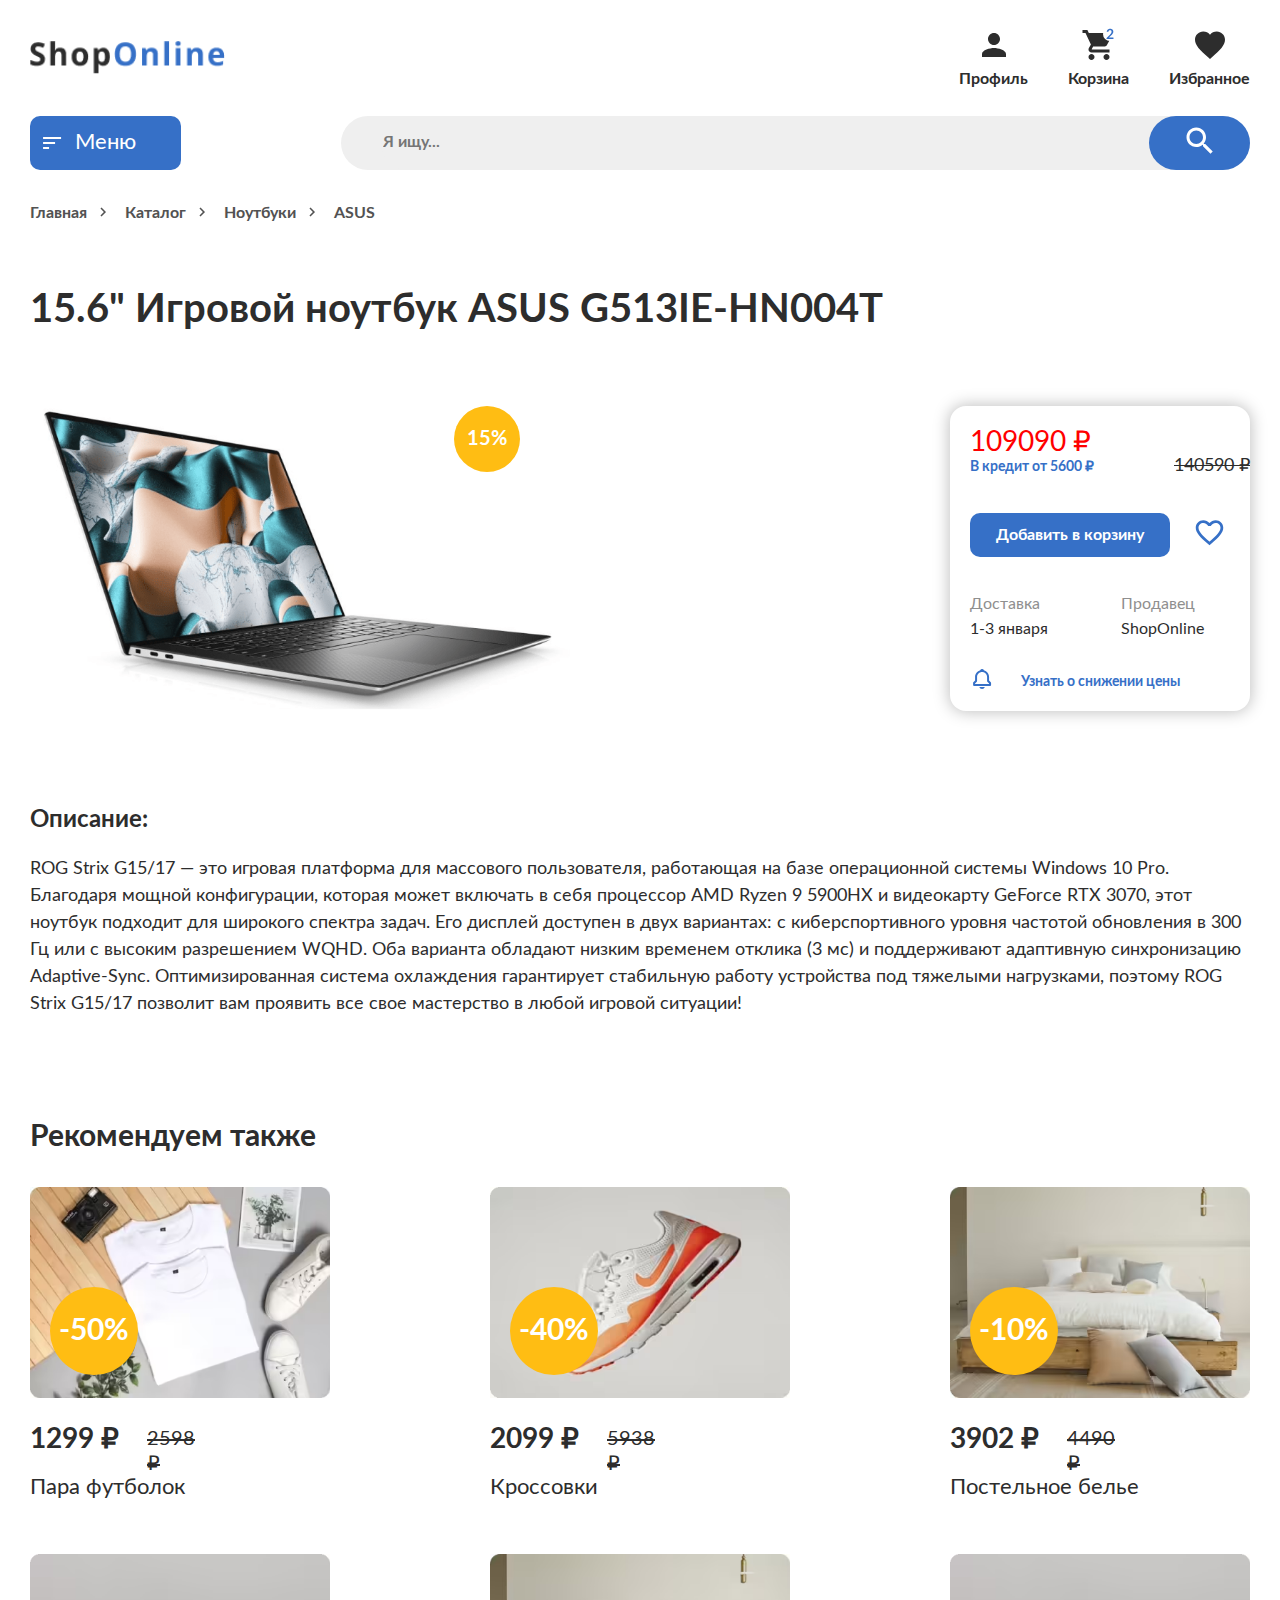
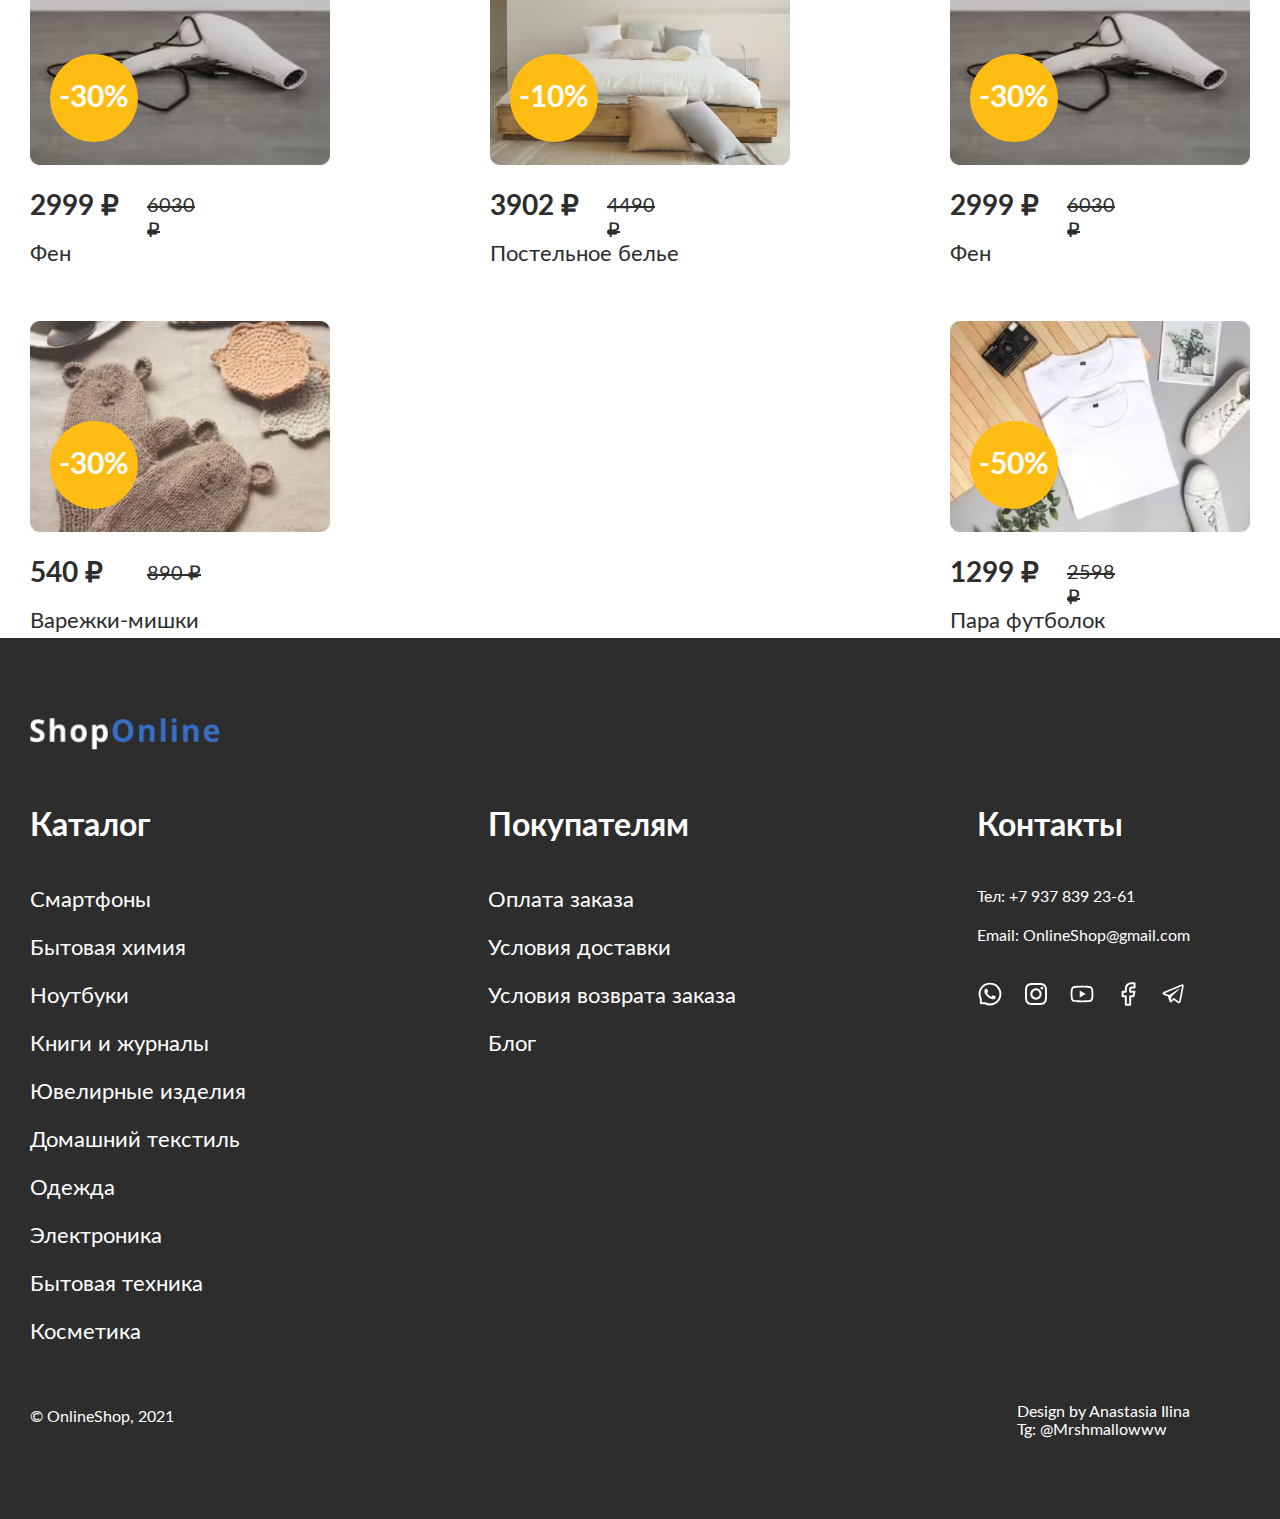
<file: page.html>
<!DOCTYPE html>
<html lang="ru">
<head>
    <meta charset="UTF-8">
    <meta http-equiv="X-UA-Compatible" content="IE=edge">
    <meta name="viewport" content="width=device-width, initial-scale=1.0">
    <link rel="preload" href="fonts/lato-regular.woff2" as="font" type="font/woff2" crossorigin=""> <!--Добавил предзагрузку шрифтов-->
    <link rel="preload" href="fonts/lato-bold.woff2" as="font" type="font/woff2" crossorigin="">
    
    <style>@charset "UTF-8";.card:before,.page-hero__img-wrap::after{position:absolute;font-weight:700;font-size:30px;line-height:130%;text-align:center;background-color:#ffbd13;border-radius:50%;display:-webkit-box;display:-ms-flexbox;display:flex;-webkit-box-pack:center;-ms-flex-pack:center;justify-content:center;-webkit-box-align:center;-ms-flex-align:center;align-items:center}@font-face{font-family:Lato;font-weight:400;font-style:normal;font-display:swap;src:url(../fonts/lato-regular.woff2) format("woff2"),url(../fonts/lato-regular.woff) format("woff")}@font-face{font-family:Lato;font-weight:700;font-style:normal;font-display:swap;src:url(../fonts/lato-bold.woff2) format("woff2"),url(../fonts/lato-bold.woff) format("woff")}html{line-height:1.15;-webkit-text-size-adjust:100%}body{margin:0}h1{font-size:2em;margin:.67em 0}a{background-color:transparent}img{border-style:none}button,input{font-family:inherit;font-size:100%;line-height:1.15;margin:0}button,input{overflow:visible}button{text-transform:none}[type=button],[type=submit],button{-webkit-appearance:button}[type=button]::-moz-focus-inner,[type=submit]::-moz-focus-inner,button::-moz-focus-inner{border-style:none;padding:0}[type=button]:-moz-focusring,[type=submit]:-moz-focusring,button:-moz-focusring{outline:ButtonText dotted 1px}::-webkit-file-upload-button{-webkit-appearance:button;font:inherit}html{position:relative;-webkit-box-sizing:border-box;box-sizing:border-box}*,::after,::before{-webkit-box-sizing:inherit;box-sizing:inherit}body{min-width:320px;min-height:100vh;font-family:Lato,sans-serif;font-weight:400;font-size:16px;color:#fff}img,svg{max-width:100%;max-height:100%;height:auto}button{padding:0}a{text-decoration:none;color:inherit}ul{list-style:none;padding:0;margin:0}h1,h2,h3,p{margin:0}.visually-hidden{position:fixed;-webkit-transform:scale(0);transform:scale(0)}.container{max-width:1920px;padding:0 30px;margin:0 auto}.header{padding-top:27px;padding-bottom:45px}.header__container{display:grid;grid-template-columns:repeat(16,1fr);gap:30px;-webkit-box-align:center;-ms-flex-align:center;align-items:center;position:relative}.header__logo{grid-column:1/3;min-width:195px}.header__menu{position:relative;grid-column:4/6;width:151px;height:54px;background-color:#3670c7;border-radius:10px;border:none}.header__menu::before{position:absolute;content:"";width:24px;height:24px;top:50%;-webkit-transform:translateY(-50%);transform:translateY(-50%);left:10px;background-image:url(../img/sprite.svg#burger_24px);background-position:center;background-repeat:no-repeat;background-size:cover}.header__menu-text{font-weight:400;font-size:22px;line-height:150%;color:#fff}.header__search-form{display:-webkit-box;display:-ms-flexbox;display:flex;grid-column:6/13;border:1px solid #000;background-color:#efefef;border-radius:30px;border:none;padding-left:40px}.header__search{width:100%;height:54px;background-color:#efefef;border-radius:30px 0 0 30px;border:none;outline:0}.header__search::-webkit-input-placeholder{font-weight:700;font-size:16px;line-height:130%}.header__search::-moz-placeholder{font-weight:700;font-size:16px;line-height:130%}.header__search:-ms-input-placeholder{font-weight:700;font-size:16px;line-height:130%}.header__search::-ms-input-placeholder{font-weight:700;font-size:16px;line-height:130%}.header__search-btn{min-width:101px;height:54px;background-color:#3670c7;border-radius:30px;border:none}.header__navigation{grid-column:13/17;justify-self:end;width:354px;height:61px;color:#2d2d2d;font-weight:700;font-size:16px;line-height:130%}.header__list{display:-webkit-box;display:-ms-flexbox;display:flex;height:100%;gap:70px;-webkit-box-pack:justify;-ms-flex-pack:justify;justify-content:space-between}.header__item{width:-webkit-max-content;width:-moz-max-content;width:max-content;text-align:center}.modal{color:#000;font-size:22px;line-height:150%;padding:50px 0}.modal__container{display:-webkit-box;display:-ms-flexbox;display:flex;-webkit-box-pack:justify;-ms-flex-pack:justify;justify-content:space-between}.modal_none{display:none}.modal__contacts-wrap{-ms-flex-preferred-size:300px;flex-basis:300px}.modal-paragrath{margin-bottom:33px;font-size:38px;line-height:130%}.page-hero{color:#2d2d2d;padding-bottom:50px}.page-hero__title{font-size:50px;line-height:130%;margin-bottom:70px}.page-hero__wrap{display:-webkit-box;display:-ms-flexbox;display:flex;-webkit-box-pack:justify;-ms-flex-pack:justify;justify-content:space-between;margin-bottom:80px;gap:20px}.page-hero__price-wrap{position:relative;padding:40px;border-radius:16px;-webkit-box-shadow:0 0 16px 1px rgba(0,0,0,.25);box-shadow:0 0 16px 1px rgba(0,0,0,.25);display:-webkit-box;display:-ms-flexbox;display:flex;-webkit-box-orient:vertical;-webkit-box-direction:normal;-ms-flex-direction:column;flex-direction:column}.page-hero__img-wrap{position:relative;-ms-flex-preferred-size:757px;flex-basis:757px}.page-hero__img-wrap::after{color:#fff;content:"15%";top:0;right:50px;width:88px;height:88px}.page-hero__price{color:red;font-size:36px}.page-hero__firstprice{position:absolute;width:101px;height:25px;right:90px;top:50px;color:#2d2d2d;font-size:22px;text-decoration:line-through}.page-hero__price-container{-ms-flex-preferred-size:420px;flex-basis:420px}.page-hero__creditlink{color:#3670c7;font-size:16px;font-weight:700;line-height:130%;margin-bottom:30px}.page-hero__btn-wrap{display:-webkit-box;display:-ms-flexbox;display:flex;-webkit-box-align:center;-ms-flex-align:center;align-items:center;gap:23px;margin-bottom:30px}.page-hero__btn-add{padding:17px 42px;color:#fff;font-size:16px;font-weight:700;line-height:130%;border-radius:10px;border:none;background-color:#3670c7}.page-hero__btn-favorite{background-color:transparent;border:none;color:#3670c7}.page-hero__btn-favorite svg{width:33px;height:33px}.page-hero__info-delivery-wrap{display:-webkit-box;display:-ms-flexbox;display:flex;-webkit-box-pack:justify;-ms-flex-pack:justify;justify-content:space-between;max-width:234px;margin-bottom:33px}.page-hero__btn-lowprice{position:relative;color:#3670c7;background-color:transparent;border:none;font-size:16px;font-weight:700;line-height:130%}.page-hero__btn-lowprice::before{position:absolute;width:24px;height:24px;content:"";background-image:url(../img/sprite.svg#bell);background-repeat:no-repeat;background-position:center;background-size:cover;left:0;bottom:0}.page-hero__description-title{font-size:32px;font-weight:700;line-height:130%;margin-bottom:20px}.page-hero__description{font-size:22px;line-height:150%;max-width:1234px}.delivery-text{color:#8f8f8f;font-size:16px;line-height:130%;margin-bottom:5px}.delivery-info{color:#2d2d2d;font-size:16px;line-height:130%}.goods__item_1{background-image:url(../img/book.jpg);background-image:-webkit-image-set(url("../img/book.avif") 1x,url("../img/book.webp") 1x,url("../img/book.jpg") 1x);background-image:image-set(url("../img/book.avif") 1x,url("../img/book.webp") 1x,url("../img/book.jpg") 1x);grid-area:book}.goods__item_2{background-image:url(../img/clock.jpg);background-image:-webkit-image-set(url("../img/clock.avif") 1x,url("../img/clock.webp") 1x,url("../img/clock.jpg") 1x);background-image:image-set(url("../img/clock.avif") 1x,url("../img/clock.webp") 1x,url("../img/clock.jpg") 1x);grid-area:time}.goods__item_3{background-image:url(../img/red_snicker.jpg);background-image:-webkit-image-set(url("../img/red_snicker.avif") 1x,url("../img/red_snicker.webp") 1x,url("../img/red_snicker.jpg") 1x);background-image:image-set(url("../img/red_snicker.avif") 1x,url("../img/red_snicker.webp") 1x,url("../img/red_snicker.jpg") 1x);grid-area:red_boot}.goods__item_4{background-image:url(../img/snickers.jpg);background-image:-webkit-image-set(url("../img/snickers.avif") 1x,url("../img/snickers.webp") 1x,url("../img/snickers.jpg") 1x);background-image:image-set(url("../img/snickers.avif") 1x,url("../img/snickers.webp") 1x,url("../img/snickers.jpg") 1x);grid-area:snickers}.goods__item_5{background-image:url(../img/christmas_present.jpg);background-image:-webkit-image-set(url("../img/christmas_present.avif") 1x,url("../img/christmas_present.webp") 1x,url("../img/christmas_present.jpg") 1x);background-image:image-set(url("../img/christmas_present.avif") 1x,url("../img/christmas_present.webp") 1x,url("../img/christmas_present.jpg") 1x);grid-area:presents}.goods__item_6{background-image:url(../img/laptop.jpg);background-image:-webkit-image-set(url("../img/laptop.avif") 1x,url("../img/laptop.webp") 1x,url("../img/laptop.jpg") 1x);background-image:image-set(url("../img/laptop.avif") 1x,url("../img/laptop.webp") 1x,url("../img/laptop.jpg") 1x);grid-area:tv}.goods__item_7{background-image:url(../img/2022.jpg);background-image:-webkit-image-set(url("../img/2022.avif") 1x,url("../img/2022.webp") 1x,url("../img/2022.jpg") 1x);background-image:image-set(url("../img/2022.avif") 1x,url("../img/2022.webp") 1x,url("../img/2022.jpg") 1x);grid-area:new_year}.goods__item_8{background-image:url(../img/girl.jpg);background-image:-webkit-image-set(url("../img/girl.avif") 1x,url("../img/girl.webp") 1x,url("../img/girl.jpg") 1x);background-image:image-set(url("../img/girl.avif") 1x,url("../img/girl.webp") 1x,url("../img/girl.jpg") 1x);grid-area:girl}.goods__item_9{background-image:url(../img/chemicals.jpg);background-image:-webkit-image-set(url("../img/chemicals.avif") 1x,url("../img/chemicals.webp") 1x,url("../img/chemicals.jpg") 1x);background-image:image-set(url("../img/chemicals.avif") 1x,url("../img/chemicals.webp") 1x,url("../img/chemicals.jpg") 1x);grid-area:chemical}.goods__item_10{background-image:url(../img/christmas_balls.jpg);background-image:-webkit-image-set(url("../img/christmas_balls.avif") 1x,url("../img/christmas_balls.webp") 1x,url("../img/christmas_balls.jpg") 1x);background-image:image-set(url("../img/christmas_balls.avif") 1x,url("../img/christmas_balls.webp") 1x,url("../img/christmas_balls.jpg") 1x);grid-area:balls}.sale__list{display:-webkit-box;display:-ms-flexbox;display:flex;-ms-flex-wrap:wrap;flex-wrap:wrap;-webkit-box-pack:justify;-ms-flex-pack:justify;justify-content:space-between;gap:50px 30px}.sale__list_none{display:none}.card{display:-webkit-box;display:-ms-flexbox;display:flex;-webkit-box-orient:vertical;-webkit-box-direction:normal;-ms-flex-direction:column;flex-direction:column;-ms-flex-preferred-size:420px;flex-basis:420px;position:relative}.card:before{color:#fff;top:187px;left:20px;width:88px;height:88px}.card_1:before{content:"-50%"}.card_2:before{content:"-40%"}.card_3:before{content:"-10%"}.card_4:before{content:"-30%"}.card_5:before{content:"-30%"}.card__image{margin-bottom:20px}.card__price{position:relative;font-size:28px;font-weight:700;line-height:normal;margin-bottom:15px}.card__price_1:after{content:"2598 ₽"}.card__price_2:after{content:"5938 ₽"}.card__price_3:after{content:"4490 ₽"}.card__price_4:after{content:"6030 ₽"}.card__price_5:after{content:"890 ₽"}.card__price::after{position:absolute;width:64px;height:24px;left:117px;top:50%;-webkit-transform:translateY(-50%);transform:translateY(-50%);font-size:20px;font-style:normal;font-weight:400;line-height:normal;text-decoration:line-through}.card__text{font-size:22px;font-weight:400;line-height:150%}.byer-info{display:-webkit-box;display:-ms-flexbox;display:flex;-webkit-box-orient:vertical;-webkit-box-direction:normal;-ms-flex-direction:column;flex-direction:column;gap:15px}.byer-info__item{min-height:33px}.catalog{display:grid;grid-template-columns:repeat(2,1fr);grid-auto-rows:33px;-ms-flex-wrap:wrap;flex-wrap:wrap;gap:15px 30px}.catalog-title{font-size:32px;line-height:130%;margin-bottom:40px}.container-wrap{display:-webkit-box;display:-ms-flexbox;display:flex;gap:100px;-webkit-box-pack:justify;-ms-flex-pack:justify;justify-content:space-between;margin-bottom:50px}.breadcrumb{display:-webkit-box;display:-ms-flexbox;display:flex;gap:38px;-webkit-box-align:center;-ms-flex-align:center;align-items:center;margin-bottom:80px}.breadcrumb__item{position:relative;color:var(--5,#525252);font-size:16px;font-weight:700;line-height:130%}.breadcrumb__item:not(:last-of-type)::after{position:absolute;content:"";background-image:url(../img/sprite.svg#keyboard_arrow_right);background-repeat:no-repeat;background-size:cover;background-position:center;padding-left:8px;right:-25px;height:18px;width:18px}.article__wrapper-text{grid-area:text;display:-webkit-box;display:-ms-flexbox;display:flex;-webkit-box-orient:vertical;-webkit-box-direction:normal;-ms-flex-direction:column;flex-direction:column;-webkit-box-pack:justify;-ms-flex-pack:justify;justify-content:space-between}.article__promo-1{grid-area:promoFirst;background-image:url(../img/promo-1.jpg)}.article__promo-2{grid-area:promoSecond;background-image:url(../img/promo-2.jpg)}.cart{grid-area:cart;padding:30px 40px;border-radius:16px;border:none;-webkit-box-shadow:0 0 16px 1px rgba(0,0,0,.25);box-shadow:0 0 16px 1px rgba(0,0,0,.25)}.delivery{grid-area:delivery;padding:30px 40px;border-radius:16px;border:none;background-color:#fff;-webkit-box-shadow:0 0 16px 1px rgba(0,0,0,.25);box-shadow:0 0 16px 1px rgba(0,0,0,.25)}.check{grid-area:check;display:-webkit-box;display:-ms-flexbox;display:flex;-webkit-box-orient:vertical;-webkit-box-direction:normal;-ms-flex-direction:column;flex-direction:column;gap:20px;border-radius:16px;border:none;background-color:#fff;-webkit-box-shadow:0 0 16px 1px rgba(0,0,0,.25);box-shadow:0 0 16px 1px rgba(0,0,0,.25);padding:30px 40px}@media (min-width:1280px){.modal__catalog{display:grid;grid-template-columns:repeat(2,1fr);grid-auto-rows:33px;gap:20px 60px}}@media (max-width:1280px){.header{padding-bottom:30px}.header__container{grid-template-columns:repeat(4,1fr);grid-template-rows:repeat(2,1fr);gap:24px}.header__logo{grid-column:1/2;grid-row:1/2}.header__menu{grid-column:1/2;grid-row:2/3;z-index:0}.header__search-form{grid-column:2/5;grid-row:2/3}.header__navigation{grid-column:3/5;grid-row:1/2;width:auto}.header__list{gap:40px}.page-hero__title{font-size:40px}.page-hero__wrap{font-size:50px}.page-hero__price-wrap{padding:20px}.page-hero__img-wrap{-ms-flex-preferred-size:540px;flex-basis:540px}.page-hero__img-wrap::after{width:66px;height:66px;font-size:20px}.page-hero__price{font-size:28px}.page-hero__firstprice{font-size:18px;right:-25px}.page-hero__price-container{-ms-flex-preferred-size:300px;flex-basis:300px}.page-hero__creditlink{font-size:14px}.page-hero__btn-add{padding:12px 26px}.page-hero__btn-lowprice{font-size:14px}.page-hero__description-title{font-size:24px}.page-hero__description{font-size:18px}.sale__list_none{display:-webkit-box;display:-ms-flexbox;display:flex}.card{-ms-flex-preferred-size:300px;flex-basis:300px}.card:before{top:100px}.catalog{grid-template-columns:auto}.container-wrap{-ms-flex-wrap:wrap;flex-wrap:wrap;gap:50px 40px;margin-right:60px}.breadcrumb{margin-bottom:60px}}@media (max-width:1024px){.modal__contacts-wrap{-ms-flex-preferred-size:auto;flex-basis:auto}.sale__list{-webkit-box-pack:start;-ms-flex-pack:start;justify-content:flex-start;gap:50px 20px}}@media (max-width:1000px){.page-hero__img-wrap{-ms-flex-preferred-size:380px;flex-basis:380px}}@media (max-width:780px){.modal{font-size:16px}.page-hero__img-wrap::after{width:50px;height:50px;font-size:16px}.page-hero__description-title{font-size:18px;margin-bottom:10px}.page-hero__description{font-size:16px}.sale__list{gap:40px 20px}.card{-ms-flex-preferred-size:220px;flex-basis:220px}.card:before{width:60px;height:60px;font-size:20px;top:80px}.card__image{margin-bottom:15px}.card__price{margin-bottom:10px;font-size:22px}.card__price::after{left:90px;font-size:16px}.card__text{font-size:18px}.catalog-title{font-size:26px}.container-wrap{gap:50px 20px}.breadcrumb__item{font-size:14px}.cart__del{grid-area:del;justify-self:flex-end}.cart__image-wrap{grid-area:img;margin-right:0;margin-bottom:15px}.cart__description-wrap{grid-area:desc}.cart__counter-wrap{grid-area:count;-webkit-box-align:center;-ms-flex-align:center;align-items:center}.cart__price-wrap{grid-area:price;display:-webkit-box;display:-ms-flexbox;display:flex;-webkit-box-align:center;-ms-flex-align:center;align-items:center;gap:12px}}@media (max-width:768px){.header__logo{min-width:165px}.header__menu{height:42px;width:115px}.header__menu-text{font-size:16px}.header__search{height:42px}.header__search-btn{height:42px;min-width:82px}.header__navigation{height:44px}.header__list{gap:30px}.header__item svg{max-width:25px;max-height:25px}.header__item-text{font-size:12px}.page-hero__title{font-size:28px;margin-bottom:45px}}@media (max-width:720px){.page-hero__wrap{-webkit-box-orient:vertical;-webkit-box-direction:normal;-ms-flex-direction:column;flex-direction:column;margin-bottom:30px}}@media (max-width:580px){.header__container{grid-template-rows:repeat(3,1fr);gap:20px}.header__logo{grid-column:1/2;grid-row:1/2}.header__menu{height:30px;grid-column:1/2;grid-row:2/3}.header__search-form{grid-column:1/5;grid-row:3/4}.header__search{height:30px}.header__search-btn{height:30px;min-width:50px}.header__search-btn svg{width:20px;height:20px}.header__navigation{grid-column:2/5;grid-row:2/3}.header__list{gap:20px;-webkit-box-align:center;-ms-flex-align:center;align-items:center}.header__item p{position:fixed;-webkit-transform:scale(0);transform:scale(0)}}@media (max-width:480px){.container{padding:0 20px}.header{padding-bottom:20px}.header__menu::before{width:14px;height:14px}.page-hero{padding-bottom:25px}.page-hero__title{font-size:18px;margin-bottom:27px}.page-hero__img-wrap{-ms-flex-preferred-size:auto;flex-basis:auto}.page-hero__img-wrap::after{width:32px;height:32px;font-size:12px}.page-hero__price{font-size:20px}.page-hero__firstprice{font-size:12px}.page-hero__price-container{-ms-flex-preferred-size:auto;flex-basis:auto}.page-hero__creditlink{font-size:12px}.page-hero__btn-add{padding:8px 18px;font-size:12px}.page-hero__btn-favorite svg{width:24px;height:24px}.page-hero__btn-lowprice{font-size:8px;-ms-flex-item-align:start;align-self:flex-start;padding-left:20px}.page-hero__btn-lowprice::before{width:14px;height:14px}.page-hero__description-title{font-size:16px;margin-bottom:6px}.page-hero__description{font-size:12px}.delivery-text{font-size:12px}.delivery-info{font-size:12px}.sale__list{gap:30px 10px;-webkit-box-pack:justify;-ms-flex-pack:justify;justify-content:space-between}.card{-ms-flex-preferred-size:130px;flex-basis:130px}.card:before{width:40px;height:40px;font-size:12px;top:40px;left:5px}.card__price{font-size:16px}.card__price::after{font-size:12px;left:65px}.card__text{font-size:12px}.byer-info{gap:8px}.catalog{gap:8px}.catalog-title{font-size:20px}.container-wrap{margin-right:0}.breadcrumb{gap:23px;margin-bottom:30px}.breadcrumb__item{font-size:8px}.breadcrumb__item:not(:last-of-type)::after{right:-15px;height:11px;width:11px}}</style>
    <link rel="stylesheet" href="css/index.min.css" media="print" onload="this.media='all'">
    <script type="module" src="js/index.min.js"></script>

    <title>Онлайн магазин ShopOnline</title>
</head>
  


<body>
  <header class="header">
    <div class="container header__container">
      <h1 class="header__title visually-hidden">Главная страница онлайн магазина ShopOnline</h1>
      <img class="header__logo" src="img/logo.png" alt="Логотип онлайн магазина">
      <button class="header__menu btn" aria-haspopup="true" aria-expanded="false">
        <span class="header__menu-text">Меню</span>
      </button>
      <form action="https://jsonplaceholder.typicode.com/posts" 
            class="header__search-form" 
            method="post" 
            enctype="application/x-www-form-urlencoded"
      >
          <input type="text" class="header__search" id="search" placeholder="Я ищу..." onfocus="this.placeholder=''" onblur="this.placeholder='Я ищу...'" name="search-input">
          <label for="search" class="header__search-label visually-hidden">Поиск</label>
          <button class="header__search-btn" type="submit" aria-label="Поиск на сайте">
            <svg width="27" height="27" viewBox="0 0 27 27" fill="none" xmlns="http://www.w3.org/2000/svg">
              <path d="M19.25 17H18.065L17.645 16.595C19.115 14.885 20 12.665 20 10.25C20 4.865 15.635 0.5 10.25 0.5C4.865 0.5 0.5 4.865 0.5 10.25C0.5 15.635 4.865 20 10.25 20C12.665 20 14.885 19.115 16.595 17.645L17 18.065V19.25L24.5 26.735L26.735 24.5L19.25 17ZM10.25 17C6.515 17 3.5 13.985 3.5 10.25C3.5 6.515 6.515 3.5 10.25 3.5C13.985 3.5 17 6.515 17 10.25C17 13.985 13.985 17 10.25 17Z" fill="white"/>
            </svg>
          </button>
      </form>
      <nav class="header__navigation">
          <ul class="header__list">
              <li class="header__item" tabindex="0">
                <svg width="36" height="36" viewBox="0 0 36 36" fill="none" xmlns="http://www.w3.org/2000/svg">
                  <path d="M18 18C21.315 18 24 15.315 24 12C24 8.685 21.315 6 18 6C14.685 6 12 8.685 12 12C12 15.315 14.685 18 18 18ZM18 21C13.995 21 6 23.01 6 27V30H30V27C30 23.01 22.005 21 18 21Z" fill="#2D2D2D"/>
                </svg>
                <p class="header__item-text">Профиль</p>
              </li>
              <li class="header__item" tabindex="0">
                <a class="header__link" href="cart.html">
                  <svg width="36" height="36" viewBox="0 0 36 36" fill="none" xmlns="http://www.w3.org/2000/svg">
                    <path d="M10.5 27C8.85 27 7.515 28.35 7.515 30C7.515 31.65 8.85 33 10.5 33C12.15 33 13.5 31.65 13.5 30C13.5 28.35 12.15 27 10.5 27ZM1.5 3V6H4.5L9.9 17.385L7.875 21.06C7.635 21.48 7.5 21.975 7.5 22.5C7.5 24.15 8.85 25.5 10.5 25.5H28.5V22.5H11.13C10.92 22.5 10.755 22.335 10.755 22.125L10.8 21.945L12.15 19.5H23.325C24.45 19.5 25.44 18.885 25.95 17.955L31.32 8.22C31.44 8.01 31.5 7.755 31.5 7.5C31.5 6.675 30.825 6 30 6H7.815L6.405 3H1.5ZM25.5 27C23.85 27 22.515 28.35 22.515 30C22.515 31.65 23.85 33 25.5 33C27.15 33 28.5 31.65 28.5 30C28.5 28.35 27.15 27 25.5 27Z" fill="#2D2D2D"/>
                    <circle cx="29" cy="7" r="7" fill="white"/>
                    <path d="M31.867 10.39C32.0537 10.39 32.2007 10.4437 32.308 10.551C32.42 10.6537 32.476 10.7913 32.476 10.964V12H25.532V11.426C25.532 11.3093 25.5553 11.188 25.602 11.062C25.6533 10.9313 25.7327 10.8147 25.84 10.712L28.913 7.632C29.1697 7.37067 29.3983 7.121 29.599 6.883C29.8043 6.645 29.9747 6.40933 30.11 6.176C30.2453 5.94267 30.348 5.707 30.418 5.469C30.4927 5.22633 30.53 4.972 30.53 4.706C30.53 4.46333 30.495 4.251 30.425 4.069C30.355 3.88233 30.2547 3.726 30.124 3.6C29.998 3.474 29.844 3.38067 29.662 3.32C29.4847 3.25467 29.284 3.222 29.06 3.222C28.8547 3.222 28.6633 3.25233 28.486 3.313C28.3133 3.369 28.1593 3.45067 28.024 3.558C27.8887 3.66067 27.7743 3.782 27.681 3.922C27.5877 4.062 27.5177 4.216 27.471 4.384C27.3917 4.59867 27.289 4.741 27.163 4.811C27.037 4.881 26.855 4.89733 26.617 4.86L25.707 4.699C25.777 4.21367 25.9123 3.789 26.113 3.425C26.3137 3.05633 26.5633 2.75067 26.862 2.508C27.1653 2.26067 27.5107 2.07633 27.898 1.955C28.29 1.829 28.71 1.766 29.158 1.766C29.6247 1.766 30.0517 1.836 30.439 1.976C30.8263 2.11133 31.1577 2.305 31.433 2.557C31.7083 2.809 31.923 3.11233 32.077 3.467C32.231 3.82167 32.308 4.216 32.308 4.65C32.308 5.02333 32.252 5.36867 32.14 5.686C32.0327 6.00333 31.8857 6.30667 31.699 6.596C31.517 6.88533 31.3023 7.16533 31.055 7.436C30.8077 7.70667 30.5487 7.982 30.278 8.262L27.996 10.593C28.2153 10.5277 28.4323 10.4787 28.647 10.446C28.8663 10.4087 29.074 10.39 29.27 10.39H31.867Z" fill="#3670C7"/>
                  </svg>
                  <p class="header__item-text">Корзина</p>
                </a>
              </li>
              <li class="header__item" tabindex="0">
                <svg width="36" height="36" viewBox="0 0 36 36" fill="none" xmlns="http://www.w3.org/2000/svg">
                  <path d="M18 32.025L15.825 30.045C8.1 23.04 3 18.42 3 12.75C3 8.13 6.63 4.5 11.25 4.5C13.86 4.5 16.365 5.715 18 7.635C19.635 5.715 22.14 4.5 24.75 4.5C29.37 4.5 33 8.13 33 12.75C33 18.42 27.9 23.04 20.175 30.06L18 32.025Z" fill="#2D2D2D"/>
                </svg>
                <p class="header__item-text">Избранное</p>
              </li>
          </ul>
      </nav>
    </div>
  </header>

  <div class="modal modal_none">
    <div class="modal__body">
      <div class="modal__container container container-wrap">
        <h2 class="modal__title visually-hidden">Каталог, информация покупателям и обратная связь</h2>
          
        <div class="modal__catalog-wrap catalog-wrap">
            <h3 class="modal__catalog-title modal-paragrath catalog-title" tabindex="0">Каталог</h3>
            <ul class="modal__catalog catalog" id="modal-catalog">
              <li class="catalog__item">
                <a href="#" aria-label="Смартфоны">Смартфоны</a></li>
              <li class="catalog__item">
                <a href="#" aria-label="Бытовая химия">Бытовая химия</a></li>
              <li class="catalog__item">
                <a href="./page.html" aria-label="Ноутбуки">Ноутбуки</a></li>
              <li class="catalog__item">
                <a href="#" aria-label="Книги и журнал">Книги и журналы</a></li>
              <li class="catalog__item">
                <a href="#" aria-label="Ювелирные изделия">Ювелирные изделия</a></li>
              <li class="catalog__item">
                <a href="#" aria-label="Домашний текстиль">Домашний текстиль</a></li>
              <li class="catalog__item">
                <a href="#" aria-label="Одежда">Одежда</a></li>
              <li class="catalog__item">
                <a href="#" aria-label="Электроника">Электроника</a></li>
              <li class="catalog__item">
                <a href="#" aria-label="Бытовая техника">Бытовая техника</a></li>
              <li class="catalog__item">
                <a href="#" aria-label="Косметика">Косметика</a></li>
            </ul>
          </div>
    
          <div class="modal__byer-info-wrap byer-info-wrap">
            <h3 class="modal__byer-info-title modal-paragrath catalog-title" tabindex="0">Покупателям</h3>
            <ul class="modal__byer-info byer-info">
              <li class="byer-info__item">
                <a href="#" aria-label="Оплата заказа">Оплата заказа</a></li>
              <li class="byer-info__item">
                <a href="#" aria-label="Условия доставки">Условия доставки</a></li>
              <li class="byer-info__item">
                <a href="#" aria-label="Условия возврата заказа">Условия возврата заказа</a></li>
              <li class="byer-info__item">
                <a href="./blog.html" aria-label="Блог">Блог</a></li>
            </ul>
          </div>
    
          <div class="modal__contacts-wrap">
            <h3 class="modal__contacts-title modal-paragrath catalog-title" tabindex="0">Связаться с нами</h3>
            <p class="modal__contacts-paragrath">Контакты</p>  
        </div>
      </div>
    </div>
  </div>

  <section class="page-hero">
    <div class="container page-hero__container" tabindex="0">

      <ul class="page__breadcrumb breadcrumb">
        <li class="breadcrumb__item">
          <a class="breadcrumb__link" href="./index.html">Главная</a>
        </li>
        <li class="breadcrumb__item">
          <a class="breadcrumb__link" href="#catalog-menu">Каталог</a>
        </li>
        <li class="breadcrumb__item">
          <a class="breadcrumb__link" href="#">Ноутбуки</a>
        </li>
        <li class="breadcrumb__item">
          <a class="breadcrumb__link" href="#">ASUS</a>
        </li>
      </ul>

      <ul class="page-hero__list">
        <li class="page-hero__item" data-id="01">
          <h2 class="page-hero__title">15.6" Игровой ноутбук ASUS G513IE-HN004T</h2>
          <div class="page-hero__wrap" >
            <div class="page-hero__img-wrap">
              <img class="page-hero__img" src="./img/pc_page-hero.png" alt="Ноутбук в открытом виде" srcset="" width="757px" height="427px">
            </div>
            <div class="page-hero__price-container">
              <div class="page-hero__price-wrap">
                <p class="page-hero__price">109090 ₽</p>
                <p class="page-hero__firstprice">140590 ₽</p>
                <a href="#" class="page-hero__creditlink">В кредит от 5600 ₽</a>
                <div class="page-hero__btn-wrap">
                  <a class="page-hero__btn-add btn" data-cart href="./cart.html">Добавить в корзину</a>
                  <button class="page-hero__btn-favorite" type="button">
                    <svg xmlns="http://www.w3.org/2000/svg" width="33" height="33" viewBox="0 0 33 33" fill="currentColor">
                      <path d="M22.6875 4.125C20.295 4.125 17.9987 5.23875 16.5 6.99875C15.0012 5.23875 12.705 4.125 10.3125 4.125C6.0775 4.125 2.75 7.4525 2.75 11.6875C2.75 16.885 7.425 21.12 14.5062 27.555L16.5 29.3563L18.4937 27.5413C25.575 21.12 30.25 16.885 30.25 11.6875C30.25 7.4525 26.9225 4.125 22.6875 4.125ZM16.6375 25.5062L16.5 25.6437L16.3625 25.5062C9.8175 19.58 5.5 15.6613 5.5 11.6875C5.5 8.9375 7.5625 6.875 10.3125 6.875C12.43 6.875 14.4925 8.23625 15.2212 10.12H17.7925C18.5075 8.23625 20.57 6.875 22.6875 6.875C25.4375 6.875 27.5 8.9375 27.5 11.6875C27.5 15.6613 23.1825 19.58 16.6375 25.5062Z"/>
                      <defs>
                        <rect width="33" height="33" fill="white"/>
                      </defs>
                    </svg>
                  </button>
                </div>
      
                <div class="page-hero__info-delivery-wrap">
                  <div class="page-hero__delivery-wrap">
                    <p class="page-hero__delivery-text delivery-text">Доставка</p>
                    <p class="page-hero__delivery-date delivery-info">1-3 января</p>
                  </div>
                  <div class="page-hero__seller-wrap">
                    <p class="page-hero__seller-text delivery-text">Продавец</p>
                    <p class="page-hero__seller-info delivery-info">ShopOnline</p>
                  </div>
                </div>
      
                  <button class="page-hero__btn-lowprice" type="button">Узнать о снижении цены</button>
      
              </div>
            </div>
          </div>
          <h3 class="page-hero__description-title">Описание:</h3>
          <p class="page-hero__description">
            ROG Strix G15/17&nbsp;&mdash; это игровая платформа для массового пользователя, работающая на&nbsp;базе операционной системы Windows 10 Pro. Благодаря мощной конфигурации, которая может включать в&nbsp;себя процессор AMD Ryzen 9&nbsp;5900HX и&nbsp;видеокарту GeForce RTX 3070, этот ноутбук подходит для широкого спектра задач. Его дисплей доступен в&nbsp;двух вариантах: с&nbsp;киберспортивного уровня частотой обновления в&nbsp;300 Гц&nbsp;или с&nbsp;высоким разрешением WQHD. Оба варианта обладают низким временем отклика (3&nbsp;мс) и&nbsp;поддерживают адаптивную синхронизацию Adaptive-Sync. Оптимизированная система охлаждения гарантирует стабильную работу устройства под тяжелыми нагрузками, поэтому ROG Strix G15/17 позволит вам проявить все свое мастерство в&nbsp;любой игровой ситуации!
          </p>          
        </li>
      </ul>

    </div>
  </section>

<main>
  <section class="page-sale">
    <div class="container">
      <h2 class="page-sale__title">Рекомендуем также</h2>
      <ul class="page-sale__list" aria-label="Посмотреть все скидки">
        <li class="page-sale__img page-card  page-card_1">
          <a class = "page-card__link" href="#" aria-label="Перейти к товару">
            <img class = "page-card__image" src="./img/pc-1.png" alt="Ноутбук Dell">
            <p class="page-card__price page-card__price_1">96 320 ₽</p>
            <p class="page-card__text">Ноутбук Dell</p>
          </a>
        </li>
        <li class="page-sale__img page-card page-card_2">
          <a class = "page-card__link" href="#" aria-label="Перейти к товару">
            <img class = "page-card__image" src="./img/pc-2.png" alt="Ноутбук HP 250">
            <p class="page-card__price page-card__price_2">64 949 ₽</p>
            <p class="page-card__text">Ноутбук HP 250</p>
          </a>
        </li>
        <li class="sale__img page-card page-card_3">
          <a class = "page-card__link" href="#" aria-label="Перейти к товару">
            <img class = "page-card__image" src="./img/pc-3.png" alt="Ноутбук HP 15">
            <p class="page-card__price page-card__price_3">37 980 ₽</p>
            <p class="page-card__text">Ноутбук HP 15</p>
          </a>
        </li>
        <li class="page-sale__img page-card page-card_4">
          <a class = "page-card__link" href="#" aria-label="Перейти к товару">
            <img class = "page-card__image" src="./img/pc-4.png" alt="Ноутбук ASUS ZenBook Pro">
            <p class="page-card__price page-card__price_4">102 680 ₽</p>
            <p class="page-card__text">Ноутбук ASUS ZenBook Pro</p>
          </a>
        </li>
      </ul>

      <ul class="sale__list sale__list_none" aria-label="Посмотреть все скидки">
        <li class="sale__img card  card_1">
          <a class = "card__link" href="#" aria-label="Перейти к товару">
            <picture>
              <source srcset="img/t-shirt.avif" type="image/avif"> 
              <source srcset="img/t-shirt.webp" type="image/webp">
              <img class = "card__image" src="./img/t-shirt.jpg" alt="Пара футболок белого цвета" width="420" height="295" loading="lazy">
            </picture>
            <p class="card__price card__price_1">1299 ₽</p>
            <p class="card__text">Пара футболок</p>
          </a>
        </li>
        <li class="sale__img card card_2">
          <a class = "card__link" href="#" aria-label="Перейти к товару">
            <picture>
              <source srcset="./img/boots_sale.avif" type="image/avif"> 
              <source srcset="./img/boots_sale.webp" type="image/webp">
              <img class = "card__image" src="./img/boots_sale.jpg" alt="Кроссовки Nike Air белые с красной полосой" width="420" height="295" loading="lazy">
            </picture>
            <p class="card__price card__price_2">2099 ₽</p>
            <p class="card__text">Кроссовки</p>
          </a>
        </li>
        <li class="sale__img card card_3">
          <a class = "card__link" href="#" aria-label="Перейти к товару">
            <picture>
              <source srcset="./img/bed_sale.avif" type="image/avif"> 
              <source srcset="./img/bed_sale.webp" type="image/webp">
              <img class = "card__image" src="./img/bed_sale.jpg" alt="Постельное белье белого цвета" width="420" height="295" loading="lazy">
            </picture>
            <p class="card__price card__price_3">3902 ₽</p>
            <p class="card__text">Постельное белье</p>
          </a>
        </li>
        <li class="sale__img card card_4">
          <a class = "card__link" href="#" aria-label="Перейти к товару">
            <picture>
              <source srcset="./img/fan.avif" type="image/avif"> 
              <source srcset="./img/fan.webp" type="image/webp">
              <img class = "card__image" src="./img/fan.jpg" alt="Фен" width="420" height="295" loading="lazy">
            </picture>
            <p class="card__price card__price_4">2999 ₽</p>
            <p class="card__text">Фен</p>
          </a>
        </li>
        <li class="sale__img card card_3">
          <a class = "card__link" href="#" aria-label="Перейти к товару">
            <picture>
              <source srcset="./img/bed_sale.avif" type="image/avif"> 
              <source srcset="./img/bed_sale.webp" type="image/webp">
              <img class = "card__image" src="./img/bed_sale.jpg" alt="Постельное белье белого цвета" width="420" height="295" loading="lazy">
            </picture>
            <p class="card__price card__price_3">3902 ₽</p>
            <p class="card__text">Постельное белье</p>
          </a>
        </li>
        <li class="sale__img card card_4">
          <a class = "card__link" href="#" aria-label="Перейти к товару">
            <picture>
              <source srcset="./img/fan.avif" type="image/avif"> 
              <source srcset="./img/fan.webp" type="image/webp">
              <img class = "card__image" src="./img/fan.jpg" alt="Фен" width="420" height="295" loading="lazy">
            </picture>
            <p class="card__price card__price_4">2999 ₽</p>
            <p class="card__text">Фен</p>
          </a>
        </li>
        <li class="sale__img card card_5">
          <a class = "card__link" href="#" aria-label="Перейти к товару">
            <picture>
              <source srcset="./img/bears_sale.avif" type="image/avif"> 
              <source srcset="./img/bears_sale.webp" type="image/webp">
              <img class = "card__image" src="./img/bears_sale.jpg" alt="Варежки-мишки" width="420" height="295" loading="lazy">
            </picture>
            <p class="card__price card__price_5">540 ₽</p>
            <p class="card__text">Варежки-мишки</p>
          </a>
        </li>
        <li class="sale__img card card_1">
          <a class = "card__link" href="#" aria-label="Перейти к товару">
            <picture>
              <source srcset="./img/t-shirt.avif" type="image/avif"> 
              <source srcset="./img/t-shirt.webp" type="image/webp">
              <img class = "card__image" src="./img/t-shirt.jpg" alt="Пара футболок белого цвета" width="420" height="295" loading="lazy">
            </picture>
            <p class="card__price card__price_1">1299 ₽</p>
            <p class="card__text">Пара футболок</p>
          </a>
        </li>
      </ul>
    </div>
  </section>
</main>

<footer class="footer">
  <div class="container footer__container">
    <h2 class="footer__title visually-hidden">Подвал сайта интернет-магазина</h2>
    
    <div class="footer__container-wrap container-wrap">
      <div class="footer__logo-wrap">
        <img class="footer__logo" src="img/logo-footer.png" alt="Логотип онлайн магазина" width="190" height="41" loading="lazy">
      </div>

      <div class="footer__catalog-wrap catalog-wrap">
        <h3 class="footer__catalog-title footer-paragrath catalog-title" tabindex="0">Каталог</h3>
        <ul class="footer__catalog catalog" id="footer-catalog">
          <li class="catalog__item">
            <a href="#" aria-label="Смартфоны">Смартфоны</a></li>
          <li class="catalog__item">
            <a href="#" aria-label="Бытовая химия">Бытовая химия</a></li>
          <li class="catalog__item">
            <a href="./page.html" aria-label="Ноутбуки">Ноутбуки</a></li>
          <li class="catalog__item">
            <a href="#" aria-label="Книги и журнал">Книги и журналы</a></li>
          <li class="catalog__item">
            <a href="#" aria-label="Ювелирные изделия">Ювелирные изделия</a></li>
          <li class="catalog__item">
            <a href="#" aria-label="Домашний текстиль">Домашний текстиль</a></li>
          <li class="catalog__item">
            <a href="#" aria-label="Одежда">Одежда</a></li>
          <li class="catalog__item">
            <a href="#" aria-label="Электроника">Электроника</a></li>
          <li class="catalog__item">
            <a href="#" aria-label="Бытовая техника">Бытовая техника</a></li>
          <li class="catalog__item">
            <a href="#" aria-label="Косметика">Косметика</a></li>
        </ul>
      </div>

      <div class="footer__byer-info-wrap byer-info-wrap">
        <h3 class="footer__byer-info-title footer-paragrath catalog-title" tabindex="0">Покупателям</h3>
        <ul class="footer__byer-info byer-info">
          <li class="byer-info__item">
            <a href="#" aria-label="Оплата заказа">Оплата заказа</a></li>
          <li class="byer-info__item">
            <a href="#" aria-label="Условия доставки">Условия доставки</a></li>
          <li class="byer-info__item">
            <a href="#" aria-label="Условия возврата заказа">Условия возврата заказа</a></li>
          <li class="byer-info__item">
            <a href="./blog.html" aria-label="Блог">Блог</a></li>
        </ul>
      </div>

      <div class="footer__contacts-wrap contacts-wrap">
        <h3 class="footer__contacts-title footer-paragrath catalog-title" tabindex="0">Контакты</h3>
        <a class="footer__contacts-tel text-small" href="tel:+79378392361">Тел: +7 937 839 23-61</a> 
        <a class="footer__contacts-mail text-small" href="mailto:OnlineShop@gmail.com">Email: OnlineShop@gmail.com</a>
  
        <ul class="footer__contacts-sm-list sm">
          <li class="sm__item">
            <a href="#" aria-label="Whats App">
              <svg width="26" height="26" viewBox="0 0 26 26" fill="none" xmlns="http://www.w3.org/2000/svg">
                <path d="M18.1162 15.2318C17.8395 15.0896 16.4608 14.4143 16.2043 14.3229C15.9479 14.2264 15.76 14.1807 15.5746 14.465C15.3867 14.7469 14.8535 15.374 14.686 15.5645C14.5235 15.7523 14.3584 15.7752 14.0817 15.6355C12.4363 14.8129 11.3572 14.168 10.2731 12.3068C9.98616 11.8117 10.56 11.8473 11.0957 10.7783C11.1871 10.5904 11.1414 10.4305 11.0703 10.2883C10.9992 10.1461 10.4406 8.76992 10.2071 8.20879C9.98108 7.66289 9.74748 7.73906 9.57737 7.72891C9.41487 7.71875 9.22952 7.71875 9.04163 7.71875C8.85373 7.71875 8.55159 7.78984 8.29514 8.0666C8.0387 8.34844 7.31506 9.02637 7.31506 10.4025C7.31506 11.7787 8.31799 13.1117 8.4551 13.2996C8.59729 13.4875 10.428 16.3109 13.2387 17.5271C15.016 18.2939 15.7117 18.36 16.6004 18.2279C17.1412 18.1467 18.2559 17.5525 18.4869 16.8949C18.718 16.2398 18.718 15.6787 18.6494 15.5619C18.5809 15.4375 18.393 15.3664 18.1162 15.2318Z" fill="white"/>
                <path d="M23.4914 8.59219C22.9176 7.22871 22.0949 6.00488 21.0463 4.95371C19.9977 3.90508 18.7738 3.07988 17.4078 2.50859C16.0113 1.92207 14.5285 1.625 13 1.625H12.9492C11.4106 1.63262 9.92014 1.9373 8.51858 2.53652C7.16526 3.11543 5.95158 3.93809 4.91311 4.98672C3.87463 6.03535 3.05959 7.2541 2.49592 8.6125C1.91194 10.0191 1.6174 11.5146 1.62502 13.0533C1.63264 14.8154 2.05412 16.5648 2.84377 18.1289V21.9883C2.84377 22.6332 3.36682 23.1562 4.01174 23.1562H7.87365C9.43772 23.9459 11.1871 24.3674 12.9492 24.375H13.0026C14.5235 24.375 15.9987 24.0805 17.3875 23.5041C18.7459 22.9379 19.9672 22.1254 21.0133 21.0869C22.0619 20.0484 22.8871 18.8348 23.4635 17.4814C24.0627 16.0799 24.3674 14.5895 24.375 13.0508C24.3826 11.5045 24.083 10.0039 23.4914 8.59219ZM19.6549 19.7133C17.875 21.4754 15.5137 22.4453 13 22.4453H12.9569C11.4258 22.4377 9.9049 22.0568 8.56174 21.3408L8.34846 21.2266H4.77346V17.6516L4.6592 17.4383C3.94319 16.0951 3.56233 14.5742 3.55471 13.0432C3.54455 10.5117 4.51194 8.13516 6.28674 6.34512C8.05901 4.55508 10.428 3.56484 12.9594 3.55469H13.0026C14.2721 3.55469 15.5035 3.80098 16.6639 4.28848C17.7963 4.76328 18.8119 5.44629 19.6854 6.31973C20.5563 7.19062 21.2418 8.20879 21.7166 9.34121C22.2092 10.5143 22.4555 11.7584 22.4504 13.0432C22.4352 15.5721 21.4424 17.941 19.6549 19.7133Z" fill="white"/>
              </svg>            
            </a></li>
          <li class="sm__item">
            <a href="#" aria-label="instagram">
              <svg xmlns="http://www.w3.org/2000/svg" width="26" height="26" viewBox="0 0 26 26" fill="none">
                <path d="M13 2C10.0149 2 9.6395 2.01375 8.46663 2.066C7.29375 2.121 6.49487 2.30525 5.795 2.5775C5.06088 2.85363 4.39593 3.28676 3.84663 3.84663C3.2871 4.39621 2.85402 5.06108 2.5775 5.795C2.30525 6.4935 2.11963 7.29375 2.066 8.4625C2.01375 9.63812 2 10.0121 2 13.0014C2 15.9879 2.01375 16.3619 2.066 17.5347C2.121 18.7063 2.30525 19.5051 2.5775 20.205C2.85938 20.9282 3.23475 21.5415 3.84663 22.1534C4.45713 22.7652 5.07037 23.142 5.79363 23.4225C6.49487 23.6947 7.29238 23.8804 8.46388 23.934C9.63813 23.9862 10.0121 24 13 24C15.9879 24 16.3605 23.9862 17.5347 23.934C18.7049 23.879 19.5065 23.6947 20.2064 23.4225C20.94 23.1462 21.6045 22.7131 22.1534 22.1534C22.7652 21.5415 23.1406 20.9282 23.4225 20.205C23.6934 19.5051 23.879 18.7063 23.934 17.5347C23.9862 16.3619 24 15.9879 24 13C24 10.0121 23.9862 9.63813 23.934 8.46388C23.879 7.29375 23.6934 6.4935 23.4225 5.795C23.146 5.06106 22.7129 4.39618 22.1534 3.84663C21.6042 3.28655 20.9392 2.85339 20.205 2.5775C19.5037 2.30525 18.7035 2.11963 17.5334 2.066C16.3591 2.01375 15.9865 2 12.9973 2H13.0014H13ZM12.0141 3.98275H13.0014C15.9384 3.98275 16.2863 3.99238 17.4454 4.046C18.5179 4.09413 19.1009 4.27425 19.4886 4.42412C20.0015 4.6235 20.3686 4.86275 20.7536 5.24775C21.1386 5.63275 21.3765 5.9985 21.5759 6.51275C21.7271 6.89913 21.9059 7.48213 21.954 8.55463C22.0076 9.71375 22.0186 10.0616 22.0186 12.9973C22.0186 15.9329 22.0076 16.2821 21.954 17.4412C21.9059 18.5138 21.7257 19.0954 21.5759 19.4831C21.3995 19.9607 21.118 20.3926 20.7522 20.7467C20.3672 21.1318 20.0015 21.3696 19.4873 21.569C19.1023 21.7203 18.5192 21.899 17.4454 21.9485C16.2863 22.0007 15.9384 22.0131 13.0014 22.0131C10.0644 22.0131 9.71513 22.0007 8.556 21.9485C7.4835 21.899 6.90188 21.7203 6.51412 21.569C6.03631 21.3929 5.60405 21.1119 5.24913 20.7467C4.88303 20.392 4.60112 19.9598 4.42412 19.4818C4.27425 19.0954 4.09413 18.5124 4.046 17.4399C3.99375 16.2808 3.98275 15.9329 3.98275 12.9945C3.98275 10.0575 3.99375 9.711 4.046 8.55187C4.0955 7.47937 4.27425 6.89638 4.4255 6.50863C4.62488 5.99575 4.86412 5.62862 5.24913 5.24362C5.63412 4.85862 5.99988 4.62075 6.51412 4.42138C6.90188 4.27013 7.4835 4.09138 8.556 4.04188C9.57075 3.99513 9.964 3.98138 12.0141 3.98V3.98275ZM18.8726 5.80875C18.6993 5.80875 18.5276 5.84289 18.3675 5.90923C18.2073 5.97557 18.0618 6.0728 17.9392 6.19537C17.8167 6.31794 17.7194 6.46346 17.6531 6.62361C17.5868 6.78376 17.5526 6.95541 17.5526 7.12875C17.5526 7.30209 17.5868 7.47374 17.6531 7.63389C17.7194 7.79404 17.8167 7.93956 17.9392 8.06213C18.0618 8.1847 18.2073 8.28193 18.3675 8.34827C18.5276 8.41461 18.6993 8.44875 18.8726 8.44875C19.2227 8.44875 19.5585 8.30968 19.806 8.06213C20.0536 7.81458 20.1926 7.47884 20.1926 7.12875C20.1926 6.77866 20.0536 6.44292 19.806 6.19537C19.5585 5.94782 19.2227 5.80875 18.8726 5.80875ZM13.0014 7.3515C12.2521 7.33981 11.508 7.47729 10.8123 7.75594C10.1167 8.0346 9.48346 8.44885 8.94946 8.97458C8.41546 9.50032 7.99138 10.127 7.70191 10.8182C7.41244 11.5094 7.26336 12.2513 7.26336 13.0007C7.26336 13.7501 7.41244 14.4919 7.70191 15.1831C7.99138 15.8743 8.41546 16.5011 8.94946 17.0268C9.48346 17.5525 10.1167 17.9668 10.8123 18.2454C11.508 18.5241 12.2521 18.6616 13.0014 18.6499C14.4844 18.6267 15.8988 18.0214 16.9393 16.9645C17.9799 15.9076 18.5631 14.4839 18.5631 13.0007C18.5631 11.5175 17.9799 10.0938 16.9393 9.03691C15.8988 7.97999 14.4844 7.37464 13.0014 7.3515ZM13.0014 9.33288C13.974 9.33288 14.9067 9.71923 15.5944 10.407C16.2821 11.0947 16.6685 12.0274 16.6685 13C16.6685 13.9726 16.2821 14.9053 15.5944 15.593C14.9067 16.2808 13.974 16.6671 13.0014 16.6671C12.0288 16.6671 11.096 16.2808 10.4083 15.593C9.72061 14.9053 9.33425 13.9726 9.33425 13C9.33425 12.0274 9.72061 11.0947 10.4083 10.407C11.096 9.71923 12.0288 9.33288 13.0014 9.33288Z" fill="white"/>
              </svg>
            </a></li>
          <li class="sm__item">
            <a href="#" aria-label="youtube">
              <svg xmlns="http://www.w3.org/2000/svg" width="26" height="26" viewBox="0 0 26 26" fill="none">
                <path d="M24.375 12.9291C24.375 12.8732 24.375 12.8097 24.3725 12.7361C24.3699 12.5304 24.3648 12.2994 24.3598 12.0531C24.3395 11.3447 24.3039 10.6388 24.248 9.97358C24.1719 9.05698 24.0602 8.29272 23.9078 7.7189C23.747 7.12006 23.4319 6.5739 22.9939 6.13502C22.5559 5.69614 22.0104 5.3799 21.4119 5.21792C20.6934 5.02495 19.2867 4.90562 17.3062 4.83198C16.3643 4.79644 15.3562 4.77358 14.3482 4.76089C13.9953 4.75581 13.6678 4.75327 13.3732 4.75073H12.6268C12.3322 4.75327 12.0047 4.75581 11.6518 4.76089C10.6438 4.77358 9.63574 4.79644 8.69375 4.83198C6.71328 4.90815 5.3041 5.02749 4.58809 5.21792C3.98938 5.3795 3.44365 5.69561 3.0056 6.13455C2.56755 6.57349 2.25255 7.11986 2.09219 7.7189C1.9373 8.29272 1.82812 9.05698 1.75195 9.97358C1.69609 10.6388 1.66055 11.3447 1.64023 12.0531C1.63262 12.2994 1.63008 12.5304 1.62754 12.7361C1.62754 12.8097 1.625 12.8732 1.625 12.9291V13.0712C1.625 13.1271 1.625 13.1906 1.62754 13.2642C1.63008 13.4699 1.63516 13.7009 1.64023 13.9472C1.66055 14.6556 1.69609 15.3615 1.75195 16.0267C1.82812 16.9433 1.93984 17.7076 2.09219 18.2814C2.41719 19.4976 3.37187 20.4574 4.58809 20.7824C5.3041 20.9753 6.71328 21.0947 8.69375 21.1683C9.63574 21.2039 10.6438 21.2267 11.6518 21.2394C12.0047 21.2445 12.3322 21.247 12.6268 21.2496H13.3732C13.6678 21.247 13.9953 21.2445 14.3482 21.2394C15.3562 21.2267 16.3643 21.2039 17.3062 21.1683C19.2867 21.0921 20.6959 20.9728 21.4119 20.7824C22.6281 20.4574 23.5828 19.5001 23.9078 18.2814C24.0627 17.7076 24.1719 16.9433 24.248 16.0267C24.3039 15.3615 24.3395 14.6556 24.3598 13.9472C24.3674 13.7009 24.3699 13.4699 24.3725 13.2642C24.3725 13.1906 24.375 13.1271 24.375 13.0712V12.9291ZM22.5469 13.0611C22.5469 13.1144 22.5469 13.1728 22.5443 13.2414C22.5418 13.4394 22.5367 13.6578 22.5316 13.8939C22.5139 14.5693 22.4783 15.2447 22.425 15.8718C22.3564 16.6894 22.26 17.3597 22.1406 17.8091C21.9832 18.3957 21.5211 18.8603 20.9371 19.0152C20.4039 19.1574 19.0607 19.2716 17.2352 19.3402C16.3109 19.3757 15.3156 19.3986 14.3229 19.4113C13.975 19.4164 13.6525 19.4189 13.3631 19.4189H12.6369L11.6771 19.4113C10.6844 19.3986 9.6916 19.3757 8.76484 19.3402C6.93926 19.2691 5.59355 19.1574 5.06289 19.0152C4.47891 18.8578 4.0168 18.3957 3.85938 17.8091C3.74004 17.3597 3.64355 16.6894 3.575 15.8718C3.52168 15.2447 3.48867 14.5693 3.46836 13.8939C3.46074 13.6578 3.4582 13.4369 3.45566 13.2414C3.45566 13.1728 3.45312 13.1119 3.45312 13.0611V12.9392C3.45312 12.8859 3.45313 12.8275 3.45566 12.7589C3.4582 12.5609 3.46328 12.3425 3.46836 12.1064C3.48613 11.431 3.52168 10.7556 3.575 10.1285C3.64355 9.31089 3.74004 8.64057 3.85938 8.19116C4.0168 7.60464 4.47891 7.13999 5.06289 6.98511C5.59609 6.84292 6.93926 6.72866 8.76484 6.66011C9.68906 6.62456 10.6844 6.60171 11.6771 6.58901C12.025 6.58393 12.3475 6.5814 12.6369 6.5814H13.3631L14.3229 6.58901C15.3156 6.60171 16.3084 6.62456 17.2352 6.66011C19.0607 6.7312 20.4064 6.84292 20.9371 6.98511C21.5211 7.14253 21.9832 7.60464 22.1406 8.19116C22.26 8.64057 22.3564 9.31089 22.425 10.1285C22.4783 10.7556 22.5113 11.431 22.5316 12.1064C22.5393 12.3425 22.5418 12.5634 22.5443 12.7589C22.5443 12.8275 22.5469 12.8884 22.5469 12.9392V13.0611ZM10.7402 16.4025L16.6309 12.9748L10.7402 9.5978V16.4025Z" fill="white"/>
              </svg>
            </a></li>
          <li class="sm__item">
            <a href="#" aria-label="facebook">
              <svg xmlns="http://www.w3.org/2000/svg" width="26" height="26" viewBox="0 0 26 26" fill="none">
                <path d="M19.5 2.1665H16.25C14.8135 2.1665 13.4357 2.73719 12.4199 3.75301C11.4041 4.76883 10.8334 6.14658 10.8334 7.58317V10.8332H7.58337V15.1665H10.8334V23.8332H15.1667V15.1665H18.4167L19.5 10.8332H15.1667V7.58317C15.1667 7.29585 15.2808 7.0203 15.484 6.81714C15.6872 6.61397 15.9627 6.49984 16.25 6.49984H19.5V2.1665Z" stroke="white" stroke-width="2" stroke-linecap="round" stroke-linejoin="round"/>
              </svg>
            </a></li>
          <li class="sm__item">
            <a href="#" aria-label="telegram">
              <svg xmlns="http://www.w3.org/2000/svg" width="26" height="26" viewBox="0 0 26 26" fill="none">
                <path d="M21.1818 3.24682C20.921 3.26579 20.665 3.32698 20.4238 3.428H20.4205C20.1889 3.51982 19.088 3.98294 17.4143 4.68494L11.4164 7.211C7.11257 9.02288 2.88188 10.8071 2.88188 10.8071L2.93226 10.7876C2.93226 10.7876 2.64057 10.8835 2.33588 11.0923C2.14765 11.2121 1.98567 11.3688 1.85976 11.553C1.71026 11.7724 1.59001 12.1079 1.63469 12.4549C1.70782 13.0415 2.08807 13.3933 2.36107 13.5875C2.63732 13.7841 2.90057 13.8759 2.90057 13.8759H2.90707L6.87451 15.2125C7.05244 15.7837 8.0835 19.1734 8.33132 19.9543C8.47757 20.4206 8.61975 20.7123 8.79769 20.9349C8.88382 21.0487 8.98457 21.1438 9.10563 21.2201C9.16857 21.2567 9.23567 21.2857 9.3055 21.3063L9.26488 21.2965C9.27707 21.2998 9.28682 21.3095 9.29575 21.3128C9.32825 21.3217 9.35019 21.3249 9.39163 21.3314C10.0197 21.5216 10.5243 21.1316 10.5243 21.1316L10.5527 21.1088L12.8951 18.976L16.8211 21.9879L16.9105 22.0261C17.7287 22.3853 18.5574 22.1854 18.9954 21.8328C19.4366 21.4777 19.608 21.0235 19.608 21.0235L19.6364 20.9504L22.6703 5.40807C22.7564 5.02457 22.7784 4.66544 22.6833 4.31688C22.5853 3.96411 22.3589 3.66071 22.0488 3.46619C21.7883 3.30785 21.4862 3.23142 21.1818 3.24682ZM21.0998 4.91244C21.0965 4.96363 21.1063 4.95794 21.0835 5.05625V5.06519L18.0781 20.4458C18.0651 20.4678 18.0431 20.5157 17.983 20.5636C17.9196 20.614 17.8693 20.6457 17.6052 20.5409L12.8033 16.8594L9.90269 19.5033L10.5121 15.6114L18.3576 8.29894C18.6809 7.99832 18.5729 7.93494 18.5729 7.93494C18.5956 7.56607 18.0846 7.82688 18.0846 7.82688L8.19157 13.9556L8.18832 13.9393L3.44657 12.3428V12.3395L3.43438 12.3371C3.44269 12.3343 3.45083 12.331 3.45876 12.3273L3.48476 12.3143L3.50994 12.3054C3.50994 12.3054 7.74388 10.5211 12.0477 8.70925C14.2024 7.80169 16.3734 6.88763 18.0431 6.18238C19.7128 5.48119 20.947 4.96688 21.0169 4.93925C21.0835 4.91325 21.0518 4.91325 21.0998 4.91325V4.91244Z" fill="white"/>
              </svg>
            </a>
          </li>
        </ul>
      </div>
    </div>

    <div class="footer__autor" tabindex="0" aria-label="Информация о создателе данного сайта">
      <p class="footer__autor-copyright">
        <small class="footer__autor-copyright-text text-small">© OnlineShop, 2021</small>
      </p>

      <div class="footer__autor-wrap">
        <div class="footer__autor-info">
          <small class="footer__autor-info-text text-small">Design by Anastasia Ilina</small>
          <small class="footer__autor-info-text text-small">Tg: @Mrshmallowww</small>
        </div>
      </div>
    </div>
  </div>
</footer>

<noscript><link rel="stylesheet" href="css/index.min.css"></noscript>

</body>
</html>
</file>
<file: css/index.min.css>
@charset "UTF-8";.item__icons-comment:before,.item__icons-review:before,.item__image{background-repeat:no-repeat;background-position:center;background-size:contain}.card:before,.goods__item:before,.page-hero__img-wrap::after{position:absolute;font-weight:700;font-size:30px;line-height:130%;text-align:center;background-color:#ffbd13;border-radius:50%;display:-webkit-box;display:-ms-flexbox;display:flex;-webkit-box-pack:center;-ms-flex-pack:center;justify-content:center;-webkit-box-align:center;-ms-flex-align:center;align-items:center}@font-face{font-family:Lato;font-weight:400;font-style:normal;font-display:swap;src:url(../fonts/lato-regular.woff2) format("woff2"),url(../fonts/lato-regular.woff) format("woff")}@font-face{font-family:Lato;font-weight:700;font-style:normal;font-display:swap;src:url(../fonts/lato-bold.woff2) format("woff2"),url(../fonts/lato-bold.woff) format("woff")}/*! normalize.css v8.0.1 | MIT License | github.com/necolas/normalize.css */html{line-height:1.15;-webkit-text-size-adjust:100%}body{margin:0}main{display:block}h1{font-size:2em;margin:.67em 0}hr{-webkit-box-sizing:content-box;box-sizing:content-box;height:0;overflow:visible}pre{font-family:monospace,monospace;font-size:1em}a{background-color:transparent}abbr[title]{border-bottom:none;text-decoration:underline;-webkit-text-decoration:underline dotted;text-decoration:underline dotted}b,strong{font-weight:bolder}code,kbd,samp{font-family:monospace,monospace;font-size:1em}small{font-size:80%}sub,sup{font-size:75%;line-height:0;position:relative;vertical-align:baseline}sub{bottom:-.25em}sup{top:-.5em}img{border-style:none}button,input,optgroup,select,textarea{font-family:inherit;font-size:100%;line-height:1.15;margin:0}button,input{overflow:visible}button,select{text-transform:none}[type=button],[type=reset],[type=submit],button{-webkit-appearance:button}[type=button]::-moz-focus-inner,[type=reset]::-moz-focus-inner,[type=submit]::-moz-focus-inner,button::-moz-focus-inner{border-style:none;padding:0}[type=button]:-moz-focusring,[type=reset]:-moz-focusring,[type=submit]:-moz-focusring,button:-moz-focusring{outline:1px dotted ButtonText}fieldset{padding:.35em .75em .625em}legend{-webkit-box-sizing:border-box;box-sizing:border-box;color:inherit;display:table;max-width:100%;padding:0;white-space:normal}progress{vertical-align:baseline}textarea{overflow:auto}[type=checkbox],[type=radio]{-webkit-box-sizing:border-box;box-sizing:border-box;padding:0}[type=number]::-webkit-inner-spin-button,[type=number]::-webkit-outer-spin-button{height:auto}[type=search]{-webkit-appearance:textfield;outline-offset:-2px}[type=search]::-webkit-search-decoration{-webkit-appearance:none}::-webkit-file-upload-button{-webkit-appearance:button;font:inherit}details{display:block}summary{display:list-item}template{display:none}[hidden]{display:none}html{position:relative;-webkit-box-sizing:border-box;box-sizing:border-box}*,::after,::before{-webkit-box-sizing:inherit;box-sizing:inherit}body{min-width:320px;min-height:100vh;font-family:Lato,sans-serif;font-weight:400;font-size:16px;color:#fff}img,svg{max-width:100%;max-height:100%;height:auto}button{padding:0;cursor:pointer}a{text-decoration:none;color:inherit}ul{list-style:none;padding:0;margin:0}fieldset,figure,h1,h2,h3,p{margin:0}iframe{border:none}.visually-hidden{position:fixed;-webkit-transform:scale(0);transform:scale(0)}.container{max-width:1920px;padding:0 30px;margin:0 auto}.btn:active,.btn:hover{background-color:#5d92e0}.btn:focus{background-color:#3b65a5}.header{padding-top:27px;padding-bottom:45px}.header__container{display:grid;grid-template-columns:repeat(16,1fr);gap:30px;-webkit-box-align:center;-ms-flex-align:center;align-items:center;position:relative}.header__logo{grid-column:1/3;min-width:195px}.header__menu{position:relative;grid-column:4/6;width:151px;height:54px;background-color:#3670c7;border-radius:10px;border:none}.header__menu::before{position:absolute;content:"";width:24px;height:24px;top:50%;-webkit-transform:translateY(-50%);transform:translateY(-50%);left:10px;background-image:url(../img/sprite.svg#burger_24px);background-position:center;background-repeat:no-repeat;background-size:cover}.header__menu-logo{margin-right:7px}.header__menu-text{font-weight:400;font-size:22px;line-height:150%;color:#fff}.header__search-form{display:-webkit-box;display:-ms-flexbox;display:flex;grid-column:6/13;border:1px solid #000;background-color:#efefef;border-radius:30px;border:none;padding-left:40px}.header__search{width:100%;height:54px;background-color:#efefef;border-radius:30px 0 0 30px;border:none;outline:0}.header__search::-webkit-input-placeholder{font-weight:700;font-size:16px;line-height:130%}.header__search::-moz-placeholder{font-weight:700;font-size:16px;line-height:130%}.header__search:-ms-input-placeholder{font-weight:700;font-size:16px;line-height:130%}.header__search::-ms-input-placeholder{font-weight:700;font-size:16px;line-height:130%}.header__search::placeholder{font-weight:700;font-size:16px;line-height:130%}.header__search-btn{min-width:101px;height:54px;background-color:#3670c7;border-radius:30px;border:none}.header__navigation{grid-column:13/17;justify-self:end;width:354px;height:61px;color:#2d2d2d;font-weight:700;font-size:16px;line-height:130%}.header__list{display:-webkit-box;display:-ms-flexbox;display:flex;height:100%;gap:70px;-webkit-box-pack:justify;-ms-flex-pack:justify;justify-content:space-between}.header__item{width:-webkit-max-content;width:-moz-max-content;width:max-content;text-align:center;cursor:pointer}.linked::before{background-image:url(../img/sprite.svg#burger-clear_24px)}.modal{color:#000;font-size:22px;line-height:150%;padding:50px 0}.modal__container{display:-webkit-box;display:-ms-flexbox;display:flex;-webkit-box-pack:justify;-ms-flex-pack:justify;justify-content:space-between}.modal_none{display:none}.modal__contacts-wrap{-ms-flex-preferred-size:300px;flex-basis:300px}.modal-paragrath{margin-bottom:33px;font-size:38px;line-height:130%}.hero{padding-top:45px;padding-bottom:30px}.hero__wrap{position:relative;min-height:480px;background-image:url(../img/banner.jpg);background-repeat:no-repeat;background-position:center;background-size:cover;background-image:-webkit-image-set(url("../img/banner.avif") 1x, url("../img/banner.webp") 1x, url("../img/banner.jpg") 1x);background-image:image-set(url("../img/banner.avif") 1x, url("../img/banner.webp") 1x, url("../img/banner.jpg") 1x);border-radius:20px;display:-webkit-box;display:-ms-flexbox;display:flex;-webkit-box-orient:vertical;-webkit-box-direction:normal;-ms-flex-direction:column;flex-direction:column;-webkit-box-pack:end;-ms-flex-pack:end;justify-content:end;-webkit-box-align:stretch;-ms-flex-align:stretch;align-items:stretch;padding-bottom:40px}.hero__promo-text{position:absolute;top:145px;left:112px;color:#fff;font-weight:700;font-size:70px;line-height:130%}.hero__promo-time-end{color:#fff;font-weight:700;font-size:16px;line-height:130%;text-align:center;margin-bottom:10px}.hero__promo-timer{color:#fff;display:-webkit-box;display:-ms-flexbox;display:flex;-webkit-box-pack:center;-ms-flex-pack:center;justify-content:center;gap:30px}.hero__promo-time{color:#fff;font-weight:700;font-size:32px;line-height:130%}.hero__promo-number{font-weight:700;font-size:60px;line-height:130%}.page-hero{color:#2d2d2d;padding-bottom:50px}.page-hero__title{font-size:50px;line-height:130%;margin-bottom:70px}.page-hero__wrap{display:-webkit-box;display:-ms-flexbox;display:flex;-webkit-box-pack:justify;-ms-flex-pack:justify;justify-content:space-between;margin-bottom:80px;gap:20px}.page-hero__price-wrap{position:relative;padding:40px;border-radius:16px;-webkit-box-shadow:0 0 16px 1px rgba(0,0,0,.25);box-shadow:0 0 16px 1px rgba(0,0,0,.25);display:-webkit-box;display:-ms-flexbox;display:flex;-webkit-box-orient:vertical;-webkit-box-direction:normal;-ms-flex-direction:column;flex-direction:column}.page-hero__img-wrap{position:relative;-ms-flex-preferred-size:757px;flex-basis:757px}.page-hero__img-wrap::after{color:#fff;content:"15%";top:0;right:50px;width:88px;height:88px}.page-hero__price{color:red;font-size:36px}.page-hero__firstprice{position:absolute;width:101px;height:25px;right:90px;top:50px;color:#2d2d2d;font-size:22px;text-decoration:line-through}.page-hero__price-container{-ms-flex-preferred-size:420px;flex-basis:420px}.page-hero__creditlink{color:#3670c7;font-size:16px;font-weight:700;line-height:130%;margin-bottom:30px}.page-hero__btn-wrap{display:-webkit-box;display:-ms-flexbox;display:flex;-webkit-box-align:center;-ms-flex-align:center;align-items:center;gap:23px;margin-bottom:30px}.page-hero__btn-add{padding:17px 42px;color:#fff;font-size:16px;font-weight:700;line-height:130%;border-radius:10px;border:none;background-color:#3670c7}.page-hero__btn-favorite{background-color:transparent;border:none;color:#3670c7}.page-hero__btn-favorite:active{color:red}.page-hero__btn-favorite:focus{color:#525252;outline:0}.page-hero__btn-favorite svg{width:33px;height:33px}.page-hero__info-delivery-wrap{display:-webkit-box;display:-ms-flexbox;display:flex;-webkit-box-pack:justify;-ms-flex-pack:justify;justify-content:space-between;max-width:234px;margin-bottom:33px}.page-hero__btn-lowprice{position:relative;color:#3670c7;background-color:transparent;border:none;font-size:16px;font-weight:700;line-height:130%}.page-hero__btn-lowprice::before{position:absolute;width:24px;height:24px;content:"";background-image:url(../img/sprite.svg#bell);background-repeat:no-repeat;background-position:center;background-size:cover;left:0;bottom:0}.page-hero__description-title{font-size:32px;font-weight:700;line-height:130%;margin-bottom:20px}.page-hero__description{font-size:22px;line-height:150%;max-width:1234px}.delivery-text{color:#8f8f8f;font-size:16px;line-height:130%;margin-bottom:5px}.delivery-info{color:#2d2d2d;font-size:16px;line-height:130%}.goods{padding-top:30px;padding-bottom:50px}.goods__list{display:grid;grid-template-columns:repeat(2,1fr) 2fr repeat(2,245px);grid-template-rows:repeat(4,245px);grid-template-areas:"book time snickers presents presents" "red_boot red_boot snickers tv tv" "new_year new_year new_year girl chemical" "new_year new_year new_year girl balls";gap:60px}.goods__item{position:relative;background-size:cover;background-position:center;background-repeat:no-repeat;border-radius:20px}.goods__item:before{bottom:20px;right:27px;width:88px;height:88px}.goods__item_1{background-image:url(../img/book.jpg);background-image:-webkit-image-set(url("../img/book.avif") 1x, url("../img/book.webp") 1x, url("../img/book.jpg") 1x);background-image:image-set(url("../img/book.avif") 1x, url("../img/book.webp") 1x, url("../img/book.jpg") 1x);grid-area:book}.goods__item_2{background-image:url(../img/clock.jpg);background-image:-webkit-image-set(url("../img/clock.avif") 1x, url("../img/clock.webp") 1x, url("../img/clock.jpg") 1x);background-image:image-set(url("../img/clock.avif") 1x, url("../img/clock.webp") 1x, url("../img/clock.jpg") 1x);grid-area:time}.goods__item_2:before{content:"-25%"}.goods__item_3{background-image:url(../img/red_snicker.jpg);background-image:-webkit-image-set(url("../img/red_snicker.avif") 1x, url("../img/red_snicker.webp") 1x, url("../img/red_snicker.jpg") 1x);background-image:image-set(url("../img/red_snicker.avif") 1x, url("../img/red_snicker.webp") 1x, url("../img/red_snicker.jpg") 1x);grid-area:red_boot}.goods__item_3:before{content:"-40%";top:20px;left:20px}.goods__item_4{background-image:url(../img/snickers.jpg);background-image:-webkit-image-set(url("../img/snickers.avif") 1x, url("../img/snickers.webp") 1x, url("../img/snickers.jpg") 1x);background-image:image-set(url("../img/snickers.avif") 1x, url("../img/snickers.webp") 1x, url("../img/snickers.jpg") 1x);grid-area:snickers}.goods__item_5{background-image:url(../img/christmas_present.jpg);background-image:-webkit-image-set(url("../img/christmas_present.avif") 1x, url("../img/christmas_present.webp") 1x, url("../img/christmas_present.jpg") 1x);background-image:image-set(url("../img/christmas_present.avif") 1x, url("../img/christmas_present.webp") 1x, url("../img/christmas_present.jpg") 1x);grid-area:presents}.goods__item_6{background-image:url(../img/laptop.jpg);background-image:-webkit-image-set(url("../img/laptop.avif") 1x, url("../img/laptop.webp") 1x, url("../img/laptop.jpg") 1x);background-image:image-set(url("../img/laptop.avif") 1x, url("../img/laptop.webp") 1x, url("../img/laptop.jpg") 1x);grid-area:tv}.goods__item_6:before{content:"-15%"}.goods__item_7{background-image:url(../img/2022.jpg);background-image:-webkit-image-set(url("../img/2022.avif") 1x, url("../img/2022.webp") 1x, url("../img/2022.jpg") 1x);background-image:image-set(url("../img/2022.avif") 1x, url("../img/2022.webp") 1x, url("../img/2022.jpg") 1x);grid-area:new_year}.goods__item_8{background-image:url(../img/girl.jpg);background-image:-webkit-image-set(url("../img/girl.avif") 1x, url("../img/girl.webp") 1x, url("../img/girl.jpg") 1x);background-image:image-set(url("../img/girl.avif") 1x, url("../img/girl.webp") 1x, url("../img/girl.jpg") 1x);grid-area:girl}.goods__item_8:before{content:"-55%"}.goods__item_9{background-image:url(../img/chemicals.jpg);background-image:-webkit-image-set(url("../img/chemicals.avif") 1x, url("../img/chemicals.webp") 1x, url("../img/chemicals.jpg") 1x);background-image:image-set(url("../img/chemicals.avif") 1x, url("../img/chemicals.webp") 1x, url("../img/chemicals.jpg") 1x);grid-area:chemical}.goods__item_9:before{content:"-25%";top:20px;left:20px}.goods__item_10{background-image:url(../img/christmas_balls.jpg);background-image:-webkit-image-set(url("../img/christmas_balls.avif") 1x, url("../img/christmas_balls.webp") 1x, url("../img/christmas_balls.jpg") 1x);background-image:image-set(url("../img/christmas_balls.avif") 1x, url("../img/christmas_balls.webp") 1x, url("../img/christmas_balls.jpg") 1x);grid-area:balls}.goods__link{display:block;width:auto;height:100%}.goods__text{font-weight:700;font-size:40px;line-height:130%}.goods__text_bottom-30px{position:absolute;bottom:30px;left:30px;width:calc(100% - 60px)}.goods__text_fz30{font-size:30px}.goods__text_bottom-20px{position:absolute;bottom:20px;left:20px}.goods__text_blue{font-weight:400;font-size:40px;line-height:120%}.goods__text_red{line-height:120%;vertical-align:middle;text-transform:uppercase;color:#f91155}.goods__text-span{font-weight:400}.goods__text-span_bold-blue{display:block;font-weight:700;font-size:56px;line-height:120%}.goods__text-wrapper{display:-webkit-box;display:-ms-flexbox;display:flex;-webkit-box-align:center;-ms-flex-align:center;align-items:center;background-color:#38c0eb;border-radius:20px;padding:0 20px;position:absolute;bottom:20px;left:20px;width:calc(100% - 40px)}.goods__text-wrap{display:-webkit-box;display:-ms-flexbox;display:flex;-webkit-box-pack:center;-ms-flex-pack:center;justify-content:center;-webkit-box-align:center;-ms-flex-align:center;align-items:center;width:643px;height:108px;background-color:#fff;border-radius:20px;text-align:center;position:absolute;bottom:50px;left:50px}.goods__link_2{padding:77px 0 0 14px}.sale{padding-top:50px;padding-bottom:140px;color:#2d2d2d}.sale__title{font-size:50px;line-height:130%;margin-bottom:50px}.sale__list{display:-webkit-box;display:-ms-flexbox;display:flex;-ms-flex-wrap:wrap;flex-wrap:wrap;-webkit-box-pack:justify;-ms-flex-pack:justify;justify-content:space-between;gap:50px 30px}.sale__list_none{display:none}.card{display:-webkit-box;display:-ms-flexbox;display:flex;-webkit-box-orient:vertical;-webkit-box-direction:normal;-ms-flex-direction:column;flex-direction:column;-ms-flex-preferred-size:420px;flex-basis:420px;position:relative}.card:before{color:#fff;top:187px;left:20px;width:88px;height:88px}.card_1:before{content:"-50%"}.card_2:before{content:"-40%"}.card_3:before{content:"-10%"}.card_4:before{content:"-30%"}.card_5:before{content:"-30%"}.card__image{margin-bottom:20px}.card__price{position:relative;font-size:28px;font-weight:700;line-height:normal;margin-bottom:15px}.card__price_1:after{content:"2598 ₽"}.card__price_2:after{content:"5938 ₽"}.card__price_3:after{content:"4490 ₽"}.card__price_4:after{content:"6030 ₽"}.card__price_5:after{content:"890 ₽"}.card__price::after{position:absolute;width:64px;height:24px;left:117px;top:50%;-webkit-transform:translateY(-50%);transform:translateY(-50%);font-size:20px;font-style:normal;font-weight:400;line-height:normal;text-decoration:line-through}.card__text{font-size:22px;font-weight:400;line-height:150%}.page-sale{color:#2d2d2d;padding-top:50px}.page-sale__title{font-size:50px;font-weight:700;line-height:130%;margin-bottom:30px}.page-sale__list{display:-webkit-box;display:-ms-flexbox;display:flex;gap:30px}.page-card{display:-webkit-box;display:-ms-flexbox;display:flex;-webkit-box-orient:vertical;-webkit-box-direction:normal;-ms-flex-direction:column;flex-direction:column;-ms-flex-preferred-size:25%;flex-basis:25%;position:relative}.page-card::before{position:absolute;font-weight:700;font-size:30px;line-height:130%;text-align:center;color:#fff;top:110px;left:20px;width:88px;height:88px;background-color:#ffbd13;border-radius:50%;display:-webkit-box;display:-ms-flexbox;display:flex;-webkit-box-pack:center;-ms-flex-pack:center;justify-content:center;-webkit-box-align:center;-ms-flex-align:center;align-items:center}.page-card_4::before{content:"-10%"}.page-card__text{font-size:22px;line-height:150%}.page-card__price{font-size:28px;font-weight:700;margin-bottom:15px}.footer{background-color:#2d2d2d;padding:80px 0;font-size:22px}.footer__catalog-wrap{-ms-flex-preferred-size:480px;flex-basis:480px}.footer__catalog{display:grid;grid-template-columns:repeat(2,1fr);grid-auto-rows:33px;-ms-flex-wrap:wrap;flex-wrap:wrap;gap:15px 30px}.footer__byer-info-wrap{-ms-flex-preferred-size:307px;flex-basis:307px}.footer__contacts-wrap{-ms-flex-preferred-size:307px;flex-basis:307px}.footer__contacts-tel{display:block;margin-bottom:21px}.footer__contacts-mail{display:block;margin-bottom:36px}.footer__autor{display:-webkit-box;display:-ms-flexbox;display:flex;-webkit-box-pack:justify;-ms-flex-pack:justify;justify-content:space-between}.footer__autor-info{display:-webkit-box;display:-ms-flexbox;display:flex;-webkit-box-orient:vertical;-webkit-box-direction:normal;-ms-flex-direction:column;flex-direction:column;padding-right:170px}.byer-info{display:-webkit-box;display:-ms-flexbox;display:flex;-webkit-box-orient:vertical;-webkit-box-direction:normal;-ms-flex-direction:column;flex-direction:column;gap:15px}.byer-info__item{min-height:33px}.sm{display:-webkit-box;display:-ms-flexbox;display:flex;gap:20px}.text-small{font-size:16px}.catalog{display:grid;grid-template-columns:repeat(2,1fr);grid-auto-rows:33px;-ms-flex-wrap:wrap;flex-wrap:wrap;gap:15px 30px}.catalog-title{font-size:32px;line-height:130%;margin-bottom:40px}.catalog-item{width:-webkit-max-content;width:-moz-max-content;width:max-content}.container-wrap{display:-webkit-box;display:-ms-flexbox;display:flex;gap:100px;-webkit-box-pack:justify;-ms-flex-pack:justify;justify-content:space-between;margin-bottom:50px}.breadcrumb{display:-webkit-box;display:-ms-flexbox;display:flex;gap:38px;-webkit-box-align:center;-ms-flex-align:center;align-items:center;margin-bottom:80px}.breadcrumb__item{position:relative;color:var(--5,#525252);font-size:16px;font-weight:700;line-height:130%}.breadcrumb__item:not(:last-of-type)::after{position:absolute;content:"";background-image:url(../img/sprite.svg#keyboard_arrow_right);background-repeat:no-repeat;background-size:cover;background-position:center;padding-left:8px;right:-25px;height:18px;width:18px}.page{padding:15px 0 150px;color:#2d2d2d}.page__list{display:grid;grid-template-columns:repeat(2,1fr);grid-auto-rows:195px;-webkit-box-pack:justify;-ms-flex-pack:justify;justify-content:space-between;gap:50px 100px;margin-bottom:100px}.item{display:-webkit-box;display:-ms-flexbox;display:flex;gap:30px}.item__title{font-size:32px;line-height:130%;margin-bottom:13px}.item__image-wrapper{min-width:195px}.item__image{width:195px}.item__desc-wrapper{display:-webkit-box;display:-ms-flexbox;display:flex;-webkit-box-orient:vertical;-webkit-box-direction:normal;-ms-flex-direction:column;flex-direction:column}.item__icons-comment,.item__icons-review{font-size:16px;line-height:130%;color:#8f8f8f}.item__icons-comment:before,.item__icons-review:before{vertical-align:bottom;content:"";display:inline-block;width:24px;height:24px;margin-right:4px}.item__date{margin-bottom:auto;font-size:16px;line-height:130%;color:#8f8f8f}.item__icons-wrapper{position:relative;display:-webkit-box;display:-ms-flexbox;display:flex;-webkit-box-align:center;-ms-flex-align:center;align-items:center;gap:25px}.item__icons-review::before{background-image:url(../img/sprite.svg#review)}.item__icons-comment::before{background-image:url(../img/sprite.svg#comment)}.pagination{display:-webkit-box;display:-ms-flexbox;display:flex;-webkit-box-pack:center;-ms-flex-pack:center;justify-content:center;-webkit-box-align:center;-ms-flex-align:center;align-items:center}.pagination__list{display:-webkit-box;display:-ms-flexbox;display:flex;gap:6px}.pagination__item{display:-webkit-box;display:-ms-flexbox;display:flex;-webkit-box-align:center;-ms-flex-align:center;align-items:center;min-width:36px;height:36px}.pagination__item:last-of-type{margin-right:24px}.pagination__item__item-container{display:-webkit-box;display:-ms-flexbox;display:flex;gap:6px}.pagination__item__item-control{width:37px;height:37px;border:none;color:#3670c7}.pagination__item:active,.pagination__item:hover{color:#3670c7;border-color:#3670c7}.pagination__item:focus{color:#3b65a5;border-color:#3b65a5;outline:0}.pagination__link{display:-webkit-box;display:-ms-flexbox;display:flex;width:100%;height:100%;-webkit-box-align:center;-ms-flex-align:center;align-items:center;-webkit-box-pack:center;-ms-flex-pack:center;justify-content:center;border:2px solid #2d2d2d;border-radius:4px;font-size:16px;font-weight:700;font-height:130%}.pagination__link_active{border:2px solid #3670c7;color:#3670c7}.pagination__link_disabled{color:#8f8f8f;cursor:auto}.pagination__link_previous{margin-right:24px}.pagination__link-next,.pagination__link_previous{color:#3670c7;width:auto;border:none;cursor:pointer}.pagination__link-next:active,.pagination__link-next:hover,.pagination__link_previous:active,.pagination__link_previous:hover{color:#5d92e0}.pagination__link-next:focus,.pagination__link_previous:focus{color:#3b65a5}.pagination__arrow{display:-webkit-box;display:-ms-flexbox;display:flex;height:100%;-webkit-box-align:center;-ms-flex-align:center;align-items:center;-webkit-box-pack:center;-ms-flex-pack:center;justify-content:center;font-size:16px;font-weight:700;line-height:130%}.pagination__arrow_end,.pagination__arrow_start{color:#3670c7;background-image:url(../img/sprite.svg#arrow_right);background-position:center;background-repeat:no-repeat;background-size:contain;width:37px;height:37px}.pagination__arrow_start{margin-right:24px;-webkit-transform:rotate(180deg);transform:rotate(180deg)}.article{color:#2d2d2d;margin-bottom:150px}.article__title{font-size:50px;line-height:130%;margin-bottom:40px}.article__article__text{font-size:22px;line-height:150%}.article__article__text_mb150{margin-bottom:150px}.article__wrapper{display:grid;-webkit-box-pack:justify;-ms-flex-pack:justify;justify-content:space-between;gap:50px 10px;grid-template-rows:repeat(2,1fr);grid-template-columns:2fr 1fr;grid-template-areas:"text promoFirst" "text promoSecond"}.article__wrapper-text{grid-area:text;display:-webkit-box;display:-ms-flexbox;display:flex;-webkit-box-orient:vertical;-webkit-box-direction:normal;-ms-flex-direction:column;flex-direction:column;-webkit-box-pack:justify;-ms-flex-pack:justify;justify-content:space-between}.article__naw-wrap{display:-webkit-box;display:-ms-flexbox;display:flex;-webkit-box-pack:justify;-ms-flex-pack:justify;justify-content:space-between;-webkit-box-align:center;-ms-flex-align:center;align-items:center}.article__back-link{position:relative;font-weight:700;line-height:130%;padding-left:34px}.article__back-link:before{position:absolute;content:url(../img/sprite.svg#keyboard_backspace);height:24px;width:24px;top:0;left:0}.article__autor{color:#000;font-size:22px;line-height:150%}.article__promo{position:relative;background-repeat:no-repeat;background-position:center;background-size:cover;min-height:328px;min-width:532px}.article__promo-1{grid-area:promoFirst;background-image:url(../img/promo-1.jpg)}.article__promo-2{grid-area:promoSecond;background-image:url(../img/promo-2.jpg)}.article__promo-text,.article__promo-title{max-width:380px;color:#fff;font-weight:700;line-height:130%}.article__promo-title{font-size:32px}.article__promo-text{font-size:16px}.article__promo-link{display:block;height:100%;padding:176px 0 10px 30px}.basket{color:#2d2d2d}.cart{grid-area:cart;padding:30px 40px;border-radius:16px;border:none;-webkit-box-shadow:0 0 16px 1px rgba(0,0,0,.25);box-shadow:0 0 16px 1px rgba(0,0,0,.25)}.cart__title{font-size:50px;font-weight:700;line-height:130%;margin-bottom:20px}.cart__del-add-wrap{display:-webkit-box;display:-ms-flexbox;display:flex;-webkit-box-pack:justify;-ms-flex-pack:justify;justify-content:space-between;-webkit-box-align:center;-ms-flex-align:center;align-items:center;border-bottom:1px solid #e8e8e8;margin-bottom:20px;padding-bottom:20px}.cart__del{border:none;background-color:transparent;background-image:url(../img/sprite.svg#delete);background-position:center;background-repeat:no-repeat;background-size:cover;width:30px;height:30px}.cart__del_display-none{display:none}.cart__item{position:relative}.cart__item:not(:last-of-type){margin-bottom:30px}.cart__input_item{position:absolute;top:50%;-webkit-transform:translateY(-50%);transform:translateY(-50%);left:0}.cart__item_1{padding-left:40px;display:-webkit-box;display:-ms-flexbox;display:flex;-webkit-box-pack:justify;-ms-flex-pack:justify;justify-content:space-between}.cart__image-wrap{border-radius:10px;border:1px solid #e8e8e8;margin-right:12px}.cart__image{-o-object-fit:contain;object-fit:contain;-o-object-position:center;object-position:center;width:130px;height:130px}.cart__description-title{font-size:22px;line-height:150%;margin-bottom:8px}.cart__count{font-size:22px;line-height:150%}.cart__description{color:#8f8f8f}.cart__counter-wrap{display:-webkit-box;display:-ms-flexbox;display:flex;gap:10px}.cart__counter-btn{width:36px;height:36px;border:solid #e8e8e8 1px;border-radius:50%;background-color:transparent;color:#8f8f8f;-webkit-transition:.4s;transition:.4s}.cart__counter-btn:disabled{cursor:default;opacity:.5}.cart__counter-btn_prev:active,.cart__counter-btn_prev:hover{color:#8f8f8f;border-color:#8f8f8f}.cart__counter-btn_next:active,.cart__counter-btn_next:hover{color:#2d2d2d;border-color:#2d2d2d}.cart__counter-btn:focus{outline:0;color:#3670c7;border-color:#3670c7}.cart__price-wrap{text-align:right}.cart__price-current{font-size:26px;font-weight:700;white-space:nowrap}.cart__price-not-sale{color:#8f8f8f;font-size:18px;text-decoration:line-through}.cart__price-bank{color:#3670c7;line-height:130%}.delivery{grid-area:delivery;padding:30px 40px;border-radius:16px;border:none;background-color:#fff;-webkit-box-shadow:0 0 16px 1px rgba(0,0,0,.25);box-shadow:0 0 16px 1px rgba(0,0,0,.25)}.delivery__title-wrap{display:-webkit-box;display:-ms-flexbox;display:flex;-webkit-box-pack:justify;-ms-flex-pack:justify;justify-content:space-between;-webkit-box-align:center;-ms-flex-align:center;align-items:center}.delivery__btn{color:#3670c7;border:none;background-color:transparent;font-weight:700;line-height:1.3}.delivery__item{display:-webkit-box;display:-ms-flexbox;display:flex}.delivery__item_mb-15{margin-bottom:15px}.delivery__item_mb-30{margin-bottom:30px}.delivery__point{-ms-flex-preferred-size:266px;flex-basis:266px;color:#8f8f8f;line-height:1.3}.delivery__point_bold{color:#2d2d2d;font-weight:700}.delivery__description{line-height:1.3}.delivery__preview-wrap{display:-webkit-box;display:-ms-flexbox;display:flex;gap:17px}.delivery__preview{width:80px;height:80px;border-radius:10px;border:1px solid #e8e8e8;background-position:center;background-repeat:no-repeat;background-size:contain}.check{grid-area:check;display:-webkit-box;display:-ms-flexbox;display:flex;-webkit-box-orient:vertical;-webkit-box-direction:normal;-ms-flex-direction:column;flex-direction:column;gap:20px;border-radius:16px;border:none;background-color:#fff;-webkit-box-shadow:0 0 16px 1px rgba(0,0,0,.25);box-shadow:0 0 16px 1px rgba(0,0,0,.25);padding:30px 40px}.check__list{display:-webkit-box;display:-ms-flexbox;display:flex;-webkit-box-orient:vertical;-webkit-box-direction:normal;-ms-flex-direction:column;flex-direction:column;gap:10px;color:#8f8f8f}.check__item{display:-webkit-box;display:-ms-flexbox;display:flex;-webkit-box-pack:justify;-ms-flex-pack:justify;justify-content:space-between}.check__total-wrap{display:-webkit-box;display:-ms-flexbox;display:flex;-webkit-box-pack:justify;-ms-flex-pack:justify;justify-content:space-between}.check__total-price,.check__total-text{font-size:26px;font-weight:700}.check__info-wrap{display:-webkit-box;display:-ms-flexbox;display:flex;-webkit-box-orient:vertical;-webkit-box-direction:normal;-ms-flex-direction:column;flex-direction:column;gap:5px;margin-bottom:10px}.check__info-wrapper{display:-webkit-box;display:-ms-flexbox;display:flex;gap:5px}.check__info{color:#8f8f8f}.check__info_bold{font-weight:700;line-height:1.3;color:#2d2d2d}.check__info_blue{color:#3670c7;font-weight:700}.check__info_mb-10{margin-bottom:5px}.check__btn{-ms-flex-item-align:center;align-self:center;padding:14px 100px 16px;border-radius:10px;border:none;background-color:#3670c7;font-weight:700;line-height:1.3;color:#fff}.check__personalData-label{line-height:1.3}.basket__form{display:grid;grid-template-columns:3fr 1fr;grid-template-rows:auto;grid-template-areas:"cart check" "delivery .";gap:30px}@media (min-width:1280px){.modal__catalog{display:grid;grid-template-columns:repeat(2,1fr);grid-auto-rows:33px;gap:20px 60px}}@media (max-width:1366px){.goods__list{grid-template-columns:repeat(4,1fr);grid-template-rows:repeat(6,217px);grid-template-areas:"book time snickers snickers " "red_boot red_boot snickers snickers" "presents presents girl chemical" "tv tv girl balls" "new_year new_year new_year new_year" "new_year new_year new_year new_year";gap:24px}.goods__text{font-size:30px}.goods__text_fz30{font-size:24px}.goods__text_blue{font-size:30px}.goods__text-span_bold-blue{font-size:40px}.goods__text-wrap{height:83px;width:513px}}@media (max-width:1280px){.header{padding-bottom:30px}.header__container{grid-template-columns:repeat(4,1fr);grid-template-rows:repeat(2,1fr);gap:24px}.header__logo{grid-column:1/2;grid-row:1/2}.header__menu{grid-column:1/2;grid-row:2/3;z-index:0}.header__search-form{grid-column:2/5;grid-row:2/3}.header__navigation{grid-column:3/5;grid-row:1/2;width:auto}.header__list{gap:40px}.hero{padding-top:30px;padding-bottom:20px}.hero__wrap{min-height:310px;padding-bottom:36px}.hero__promo-text{font-size:40px;max-width:400px;top:60px}.hero__promo-timer{gap:20px}.hero__promo-time{font-size:20px}.hero__promo-number{font-size:40px}.page-hero__title{font-size:40px}.page-hero__wrap{font-size:50px}.page-hero__price-wrap{padding:20px}.page-hero__img-wrap{-ms-flex-preferred-size:540px;flex-basis:540px}.page-hero__img-wrap::after{width:66px;height:66px;font-size:20px}.page-hero__price{font-size:28px}.page-hero__firstprice{font-size:18px;right:-25px}.page-hero__price-container{-ms-flex-preferred-size:300px;flex-basis:300px}.page-hero__creditlink{font-size:14px}.page-hero__btn-add{padding:12px 26px}.page-hero__btn-lowprice{font-size:14px}.page-hero__description-title{font-size:24px}.page-hero__description{font-size:18px}.goods{padding-top:20px}.sale__list_none{display:-webkit-box;display:-ms-flexbox;display:flex}.card{-ms-flex-preferred-size:300px;flex-basis:300px}.card:before{top:100px}.page-sale__title{font-size:30px}.page-sale__list{display:none}.footer__catalog-wrap{-ms-flex-preferred-size:auto;flex-basis:auto}.footer__catalog{grid-template-columns:auto}.footer__byer-info-wrap{-ms-flex-preferred-size:auto;flex-basis:auto}.footer__contacts-wrap{-ms-flex-preferred-size:auto;flex-basis:auto}.footer__autor-info{padding-right:60px}.footer__logo-wrap{-ms-flex-preferred-size:100%;flex-basis:100%}.catalog{grid-template-columns:auto}.container-wrap{-ms-flex-wrap:wrap;flex-wrap:wrap;gap:50px 40px;margin-right:60px}.breadcrumb{margin-bottom:60px}.page__list{grid-auto-rows:150px}.item__title{font-size:17px;line-height:130%;margin-bottom:5px}.item__image-wrapper{min-width:150px}.item__image{width:150px}}@media (max-width:1024px){.modal__contacts-wrap{-ms-flex-preferred-size:auto;flex-basis:auto}.sale__title{font-size:30px}.sale__list{-webkit-box-pack:start;-ms-flex-pack:start;justify-content:flex-start;gap:50px 20px}.article{margin-bottom:100px}.article__title{font-size:40px;margin-bottom:30px}.article__title{font-size:28px;margin-bottom:20px}.article__article__text{font-size:18px}.article__back-link{font-size:14px}.article__autor{font-size:18px}.article__promo{min-height:254px;min-width:300px}.article__promo-title{font-size:22px}.article__promo-text{font-size:14px}.article__promo-link{padding:150px 0 10px 20px}.cart__title{font-size:40px}.cart__input_item{top:0;-webkit-transform:none;transform:none}.cart__item_1{padding-left:0}.basket__form{grid-template-columns:1fr 1fr;grid-template-areas:"cart cart" "delivery delivery" "check ."}}@media (max-width:1000px){.page-hero__img-wrap{-ms-flex-preferred-size:380px;flex-basis:380px}.page__list{grid-auto-rows:100px}.item__title{font-size:17px;line-height:130%;margin-bottom:5px}.item__image-wrapper{min-width:100px}.item__image{width:100px}.item__icons-comment:before,.item__icons-review:before{width:12px;height:12px}.item__icons-comment,.item__icons-review{font-size:12px}.item__date{font-size:12px}}@media (max-width:780px){.modal{font-size:16px}.page-hero__img-wrap::after{width:50px;height:50px;font-size:16px}.page-hero__description-title{font-size:18px;margin-bottom:10px}.page-hero__description{font-size:16px}.goods{padding-bottom:30px}.goods__list{grid-template-columns:repeat(2,1fr);grid-template-rows:repeat(8,217px);grid-template-areas:"book time" "red_boot red_boot" "snickers snickers" "presents presents" "tv tv" "girl chemical" "girl balls" "new_year new_year";gap:40px}.goods__item:before{width:50px;height:50px;font-size:16px}.goods__text{font-size:26px}.goods__text_fz30{font-size:16px}.goods__text_blue{font-size:12px;padding:9px 0}.goods__text-span_bold-blue{font-size:16px;display:inline}.goods__text-wrapper{border-radius:8px}.goods__text-wrap{height:50px;width:calc(100% - 30px);left:15px;right:15px;bottom:26px}.sale__list{gap:40px 20px}.card{-ms-flex-preferred-size:220px;flex-basis:220px}.card:before{width:60px;height:60px;font-size:20px;top:80px}.card__image{margin-bottom:15px}.card__price{margin-bottom:10px;font-size:22px}.card__price::after{left:90px;font-size:16px}.card__text{font-size:18px}.footer{font-size:16px}.footer__logo{width:152px}.sm{gap:15px}.text-small{font-size:12px}.catalog-title{font-size:26px}.container-wrap{gap:50px 20px}.breadcrumb__item{font-size:14px}.page__list{grid-template-columns:repeat(1,1fr);grid-auto-rows:120px}.item__image-wrapper{min-width:120px}.item__image{width:120px}.article{margin-bottom:50px}.article__article__text{font-size:16px}.article__wrapper-text{gap:120px}.basket__form{font-size:14px}.cart__title{font-size:24px}.cart__del{grid-area:del;justify-self:flex-end}.cart__del_display-none{display:block}.cart__del_main{display:none}.cart__item_1{display:grid;grid-template-rows:auto auto auto;grid-template-columns:auto 1fr;grid-template-areas:"img price" "img desc" "count del";-webkit-column-gap:15px;-moz-column-gap:15px;column-gap:15px;-webkit-box-pack:start;-ms-flex-pack:start;justify-content:flex-start}.cart__image-wrap{grid-area:img;margin-right:0;margin-bottom:15px}.cart__image{width:90px;height:90px}.cart__description-title{font-size:18px;margin-bottom:6px}.cart__count{font-size:18px}.cart__description{font-size:10px}.cart__description-wrap{grid-area:desc}.cart__counter-wrap{grid-area:count;-webkit-box-align:center;-ms-flex-align:center;align-items:center}.cart__counter-btn{width:28px;height:28px}.cart__price-wrap{grid-area:price;display:-webkit-box;display:-ms-flexbox;display:flex;-webkit-box-align:center;-ms-flex-align:center;align-items:center;gap:12px}.cart__price-current{font-size:22px}.cart__price-not-sale{font-size:12px}.cart__price-bank{font-size:12px}.delivery__title{display:none}.delivery__btn{font-size:16px}.delivery__item{display:block}.delivery__item_mb-30{padding-bottom:20px;margin-bottom:20px;border-bottom:1px solid #e8e8e8}.delivery__point{display:none}.delivery__point_bold{display:block;margin-bottom:15px}.delivery__point_bold{font-size:16px}.delivery__description_border{color:#8f8f8f}.check{font-size:12px}.check__total-price,.check__total-text{font-size:22px}.check__info-wrapper{-webkit-box-pack:justify;-ms-flex-pack:justify;justify-content:space-between}.check__btn{-ms-flex-item-align:auto;align-self:auto}.basket__form{grid-template-columns:1fr;grid-template-areas:"cart" "delivery" "check";gap:20px}}@media (max-width:768px){.header__logo{min-width:165px}.header__menu{height:42px;width:115px}.header__menu-text{font-size:16px}.header__search{height:42px}.header__search-btn{height:42px;min-width:82px}.header__navigation{height:44px}.header__list{gap:30px}.header__item svg{max-width:25px;max-height:25px}.header__item-text{font-size:12px}.hero__wrap{padding-bottom:30px}.hero__promo-text{font-size:30px;left:80px}.hero__promo-time-end{font-size:12px}.hero__promo-time{font-size:16px}.hero__promo-number{font-size:30px}.page-hero__title{font-size:28px;margin-bottom:45px}.article__wrapper{grid-template-rows:repeat(2,auto);grid-template-columns:1fr 1fr;grid-template-areas:"text text" "promoFirst promoSecond"}.article__promo{min-height:auto;min-width:auto}}@media (max-width:720px){.page-hero__wrap{-webkit-box-orient:vertical;-webkit-box-direction:normal;-ms-flex-direction:column;flex-direction:column;margin-bottom:30px}}@media (max-width:580px){.header__container{grid-template-rows:repeat(3,1fr);gap:20px}.header__logo{grid-column:1/2;grid-row:1/2}.header__menu{height:30px;grid-column:1/2;grid-row:2/3}.header__search-form{grid-column:1/5;grid-row:3/4}.header__search{height:30px}.header__search-btn{height:30px;min-width:50px}.header__search-btn svg{width:20px;height:20px}.header__navigation{grid-column:2/5;grid-row:2/3}.header__list{gap:20px;-webkit-box-align:center;-ms-flex-align:center;align-items:center}.header__item p{position:fixed;-webkit-transform:scale(0);transform:scale(0)}}@media (max-width:480px){.container{padding:0 20px}.header{padding-bottom:20px}.header__menu::before{width:14px;height:14px}.hero{padding-top:20px;padding-bottom:10px}.hero__wrap{-webkit-box-pack:center;-ms-flex-pack:center;justify-content:center;-webkit-box-align:center;-ms-flex-align:center;align-items:center;padding-top:50px;padding-bottom:30px;min-height:340px}.hero__promo-text{font-size:22px;position:static;margin-bottom:auto;max-width:100%}.hero__promo-time-end{font-size:8px;margin-bottom:6px}.hero__promo-time{font-size:12px}.hero__promo-number{font-size:20px}.page-hero{padding-bottom:25px}.page-hero__title{font-size:18px;margin-bottom:27px}.page-hero__img-wrap{-ms-flex-preferred-size:auto;flex-basis:auto}.page-hero__img-wrap::after{width:32px;height:32px;font-size:12px}.page-hero__price{font-size:20px}.page-hero__firstprice{font-size:12px}.page-hero__price-container{-ms-flex-preferred-size:auto;flex-basis:auto}.page-hero__creditlink{font-size:12px}.page-hero__btn-add{padding:8px 18px;font-size:12px}.page-hero__btn-favorite svg{width:24px;height:24px}.page-hero__btn-lowprice{font-size:8px;-ms-flex-item-align:start;align-self:flex-start;padding-left:20px}.page-hero__btn-lowprice::before{width:14px;height:14px}.page-hero__description-title{font-size:16px;margin-bottom:6px}.page-hero__description{font-size:12px}.delivery-text{font-size:12px}.delivery-info{font-size:12px}.goods{padding-top:10px;padding-bottom:35px}.goods__list{grid-template-rows:130px 118px 280px repeat(2,118px) repeat(2,130px) 123px;gap:20px}.goods__item:before{bottom:5px;right:5px}.goods__item_3:before{top:5px;left:5px}.goods__text{font-size:12px}.goods__text_bottom-30px{bottom:16px}.goods__text_fz30{font-size:12px}.goods__text_bottom-20px{bottom:10px;left:10px}.goods__text-span{font-size:12px}.goods__link_2{padding:18px 0 0 10px}.sale__title{font-size:20px}.sale__list{gap:30px 10px;-webkit-box-pack:justify;-ms-flex-pack:justify;justify-content:space-between}.card{-ms-flex-preferred-size:130px;flex-basis:130px}.card:before{width:40px;height:40px;font-size:12px;top:40px;left:5px}.card__price{font-size:16px}.card__price::after{font-size:12px;left:65px}.card__text{font-size:12px}.page-sale{padding-top:25px}.page-sale__title{font-size:20px}.footer{font-size:12px}.footer__catalog{gap:8px}.footer__autor-info{font-size:10px;padding-right:0}.byer-info{gap:8px}.text-small{font-size:10px}.catalog{gap:8px}.catalog-title{font-size:20px}.container-wrap{margin-right:0}.breadcrumb{gap:23px;margin-bottom:30px}.breadcrumb__item{font-size:8px}.breadcrumb__item:not(:last-of-type)::after{right:-15px;height:11px;width:11px}.page__list{grid-template-columns:repeat(1,1fr);grid-auto-rows:minmax(-webkit-min-content,1fr);grid-auto-rows:minmax(min-content,1fr)}.item__title{text-align:center}.item__image-wrapper{display:-webkit-box;display:-ms-flexbox;display:flex;-webkit-box-pack:center;-ms-flex-pack:center;justify-content:center;-webkit-box-align:center;-ms-flex-align:center;align-items:center}.item__desc-wrapper{-webkit-box-pack:center;-ms-flex-pack:center;justify-content:center;-webkit-box-align:center;-ms-flex-align:center;align-items:center}.item{-webkit-box-orient:vertical;-webkit-box-direction:normal;-ms-flex-direction:column;flex-direction:column}.article__title{font-size:18px;margin-bottom:10px}.article__article__text{font-size:12px}.article__wrapper{display:block}.article__back-link{font-size:10px}.article__autor{font-size:12px}.article__promo{display:none}.cart__item_1{-webkit-column-gap:8px;-moz-column-gap:8px;column-gap:8px}.cart__description-title{font-size:12px}.cart__description{display:none}.cart__price-wrap{-ms-flex-wrap:wrap;flex-wrap:wrap;gap:9px 20px;margin-bottom:12px}.cart__price-current{font-size:16px}.cart__price-not-sale{font-size:10px}.delivery__btn{font-size:12px;margin-bottom:10px}.delivery__item_mb-30{padding-bottom:15px;margin-bottom:15px}.delivery__point_bold{font-size:12px;margin-bottom:10px}.delivery__description{font-size:10px}.delivery__description_border{font-size:12px}.check{font-size:10px}.check__list{font-size:10px}.check__total-price,.check__total-text{font-size:16px}.check__info-wrap{gap:10px}.check__info_bold{font-size:12px}.check__info_blue{font-size:12px}.check__btn{font-size:12px}}
</file>
